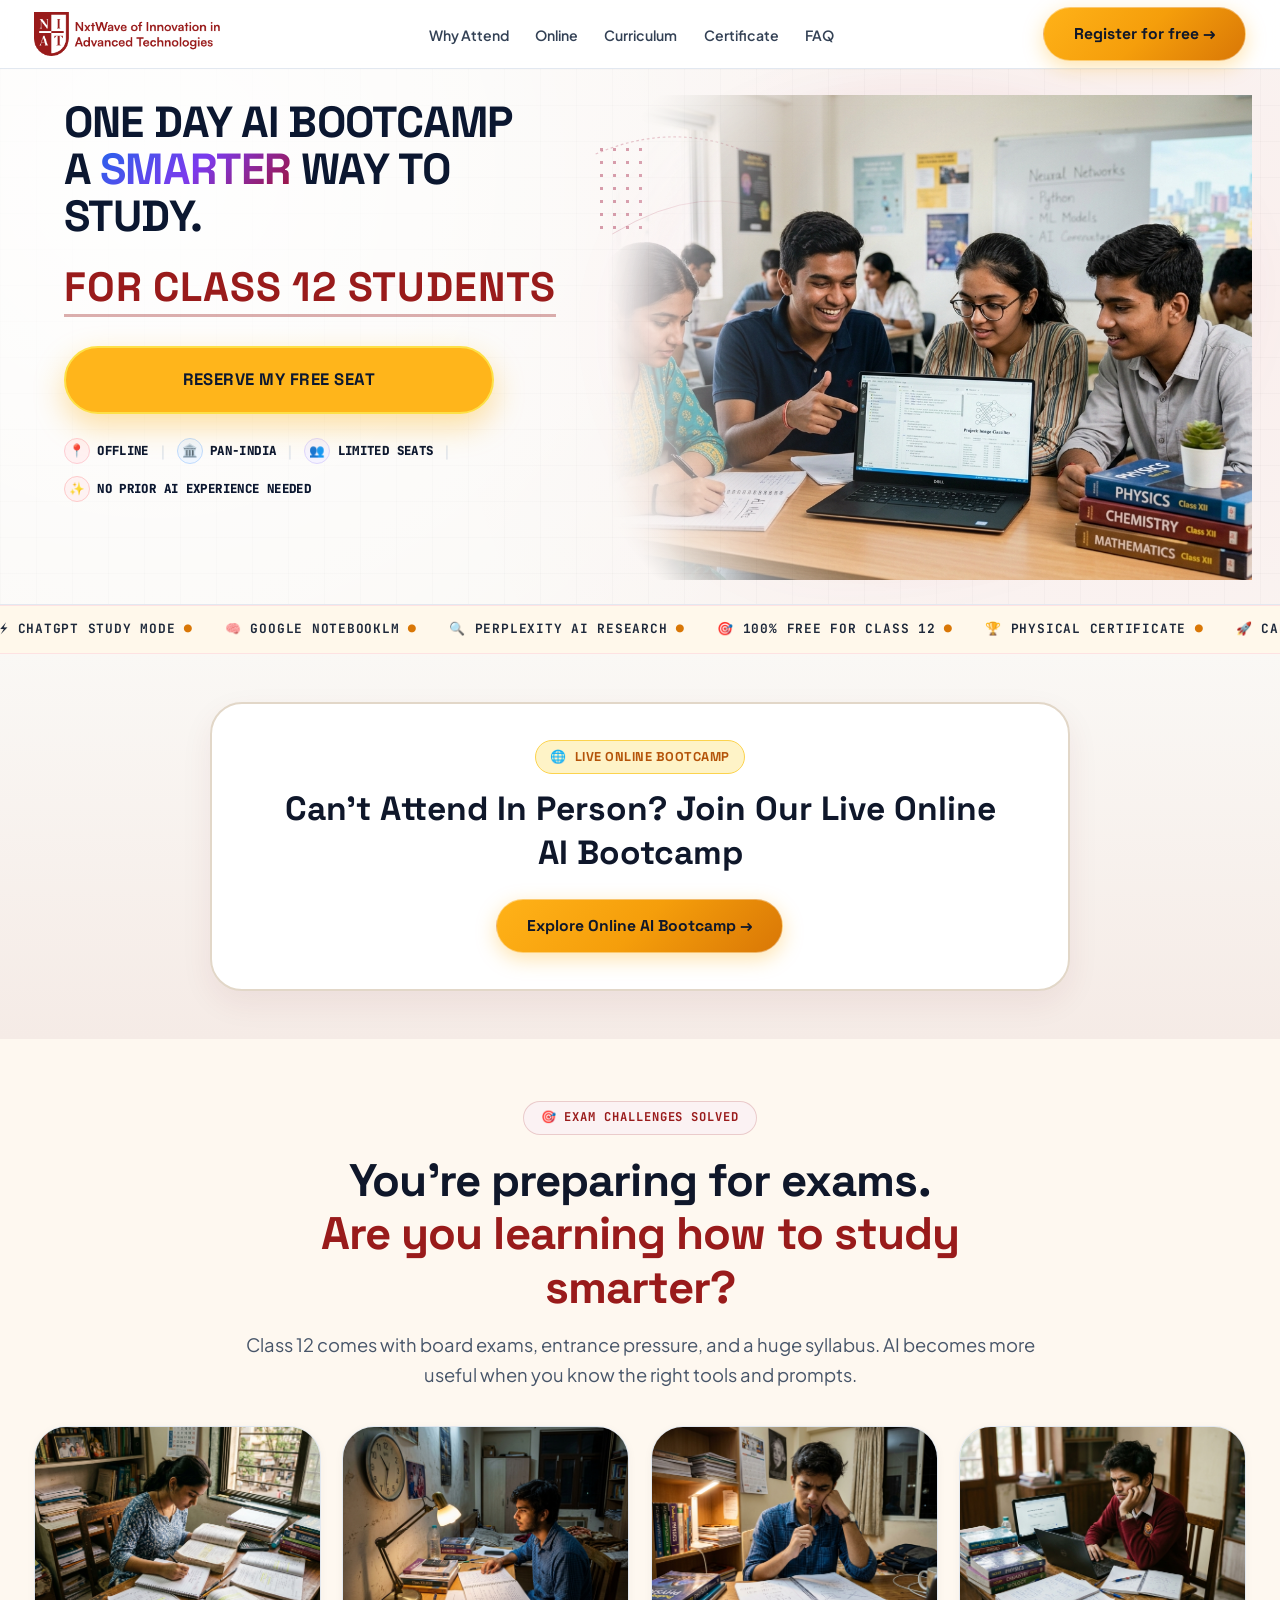
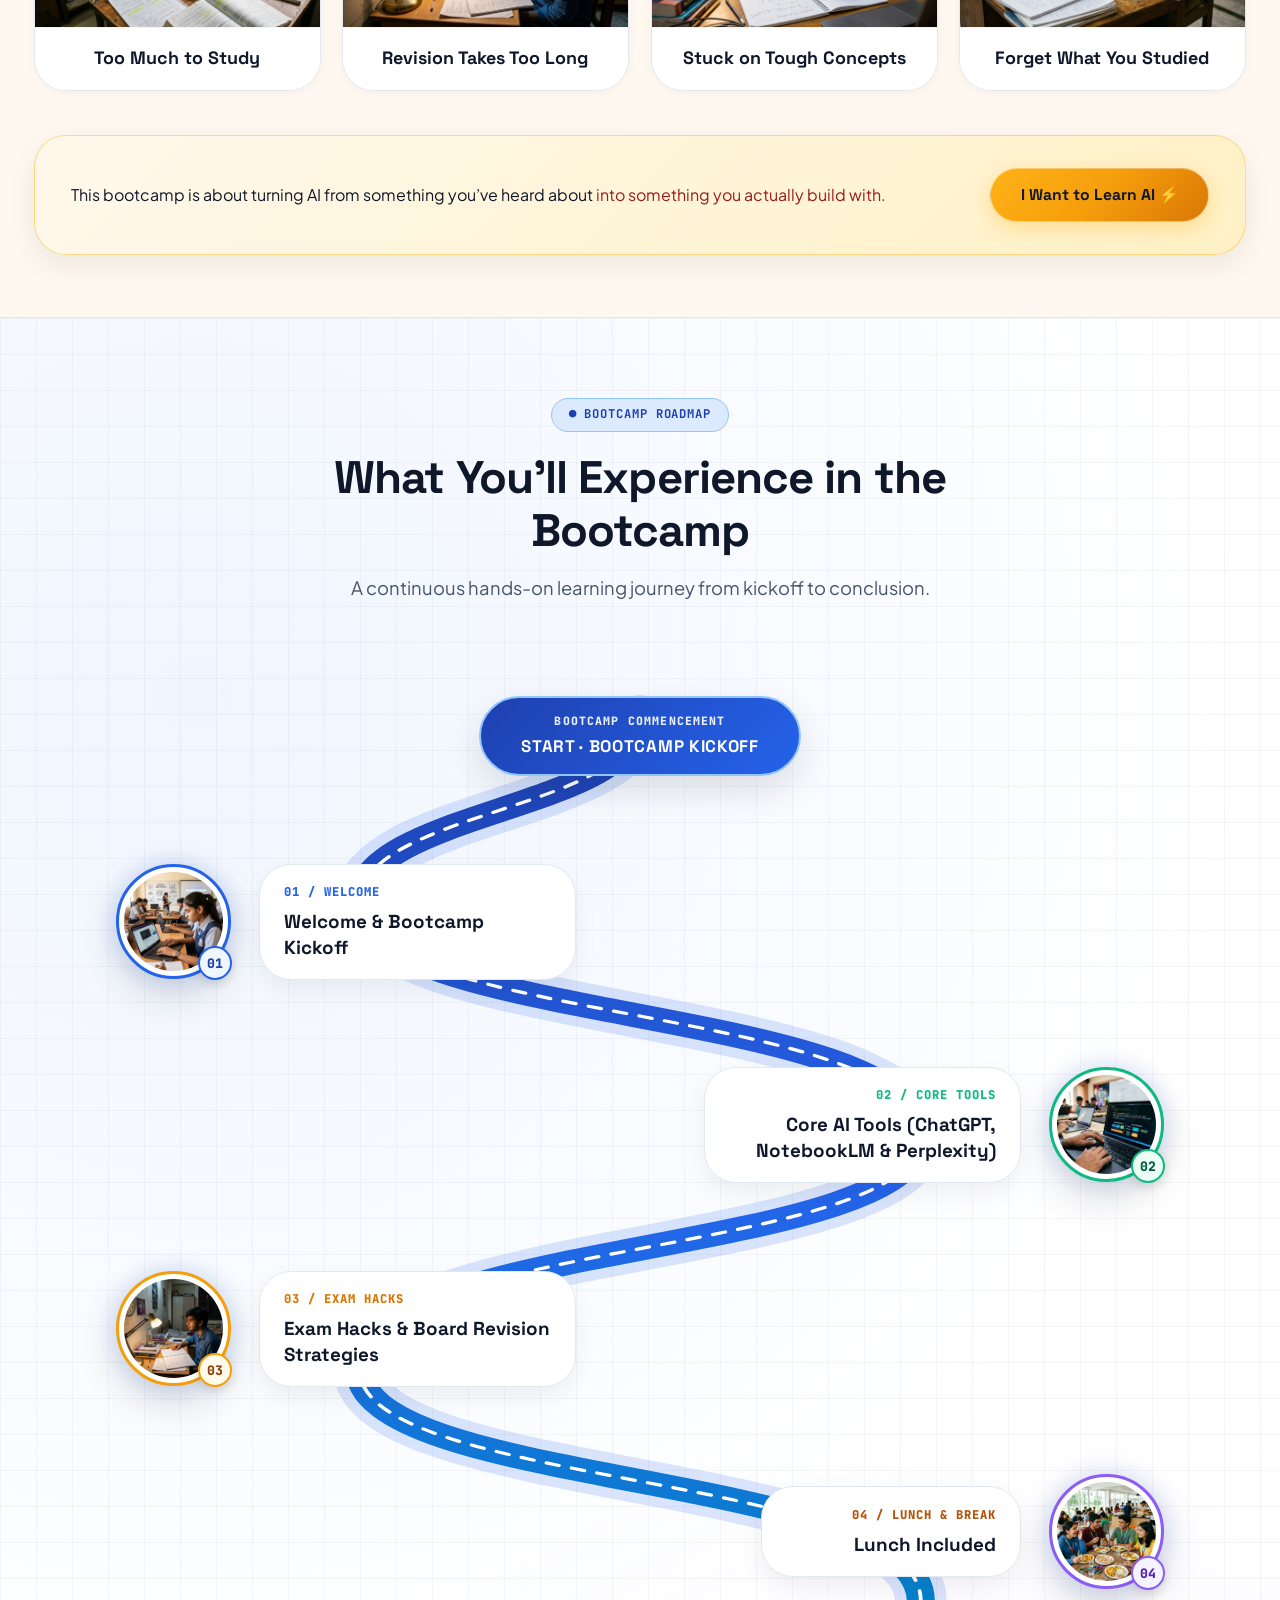
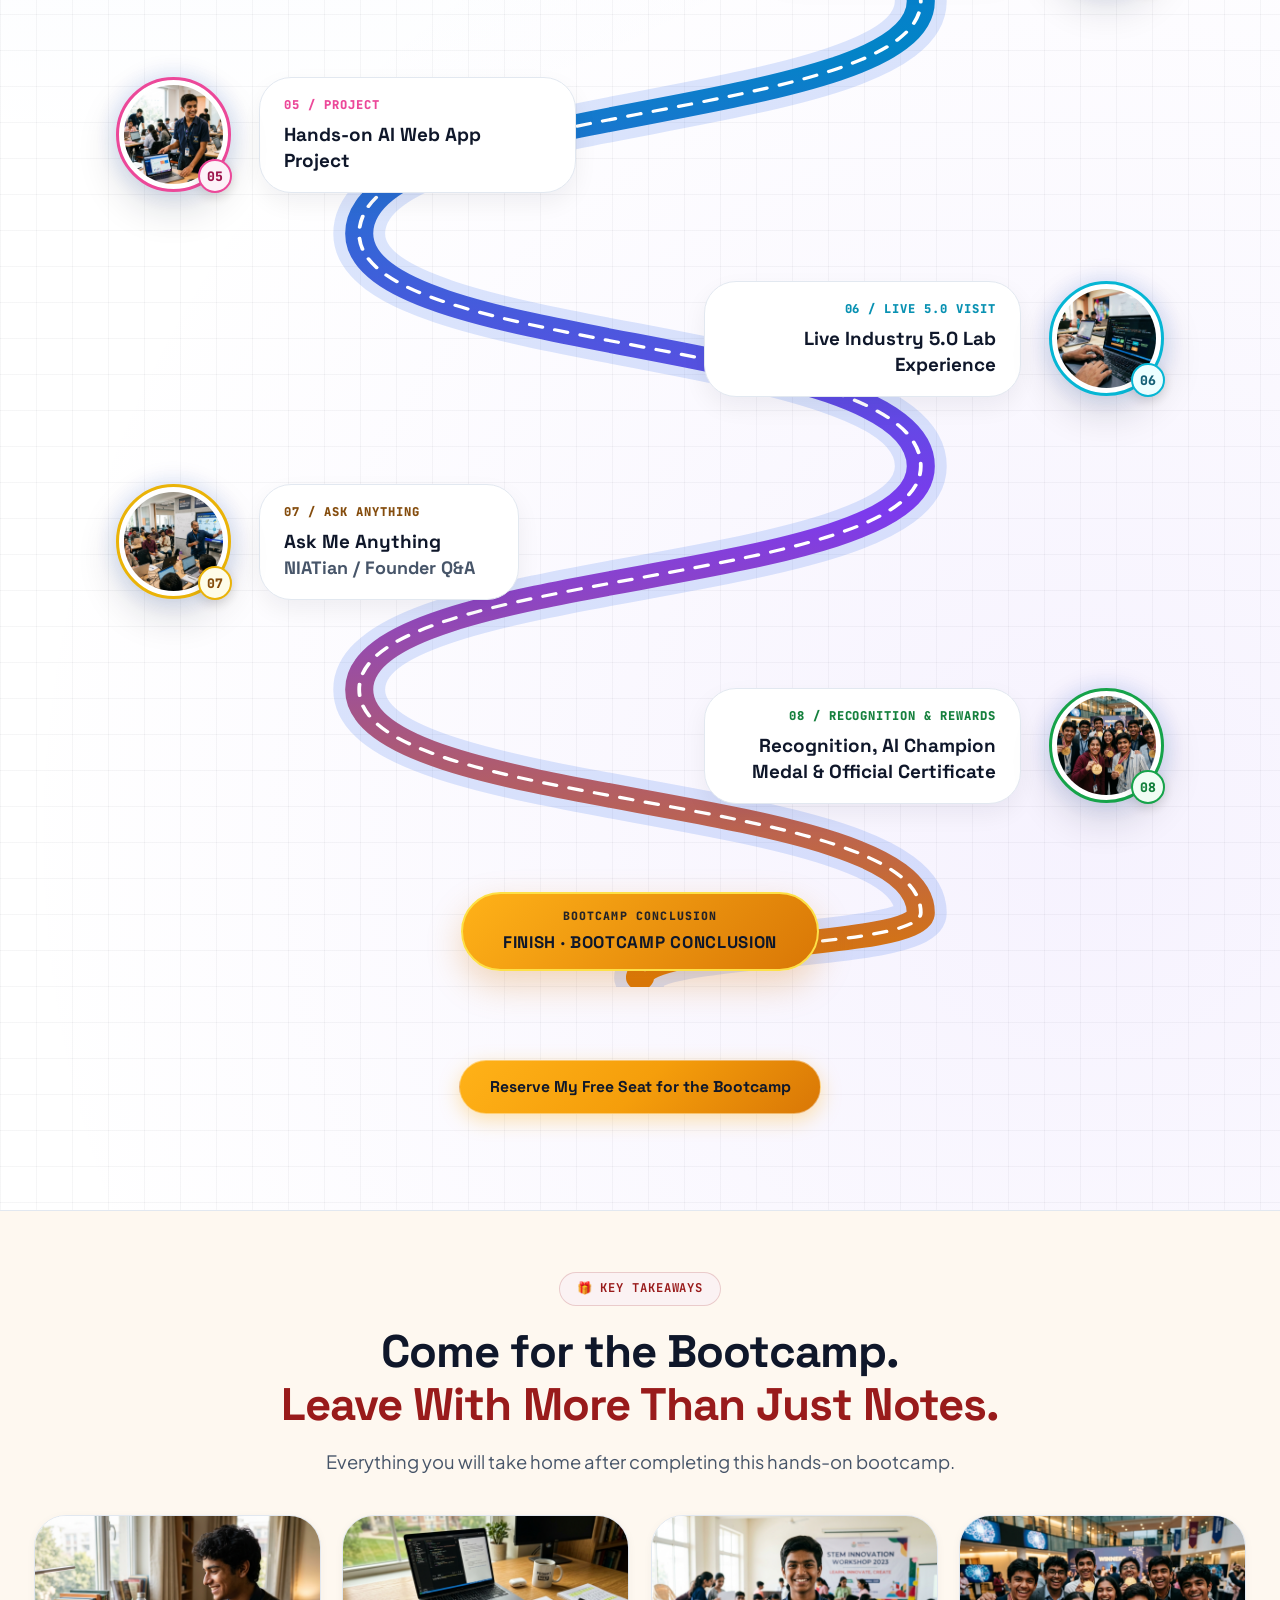
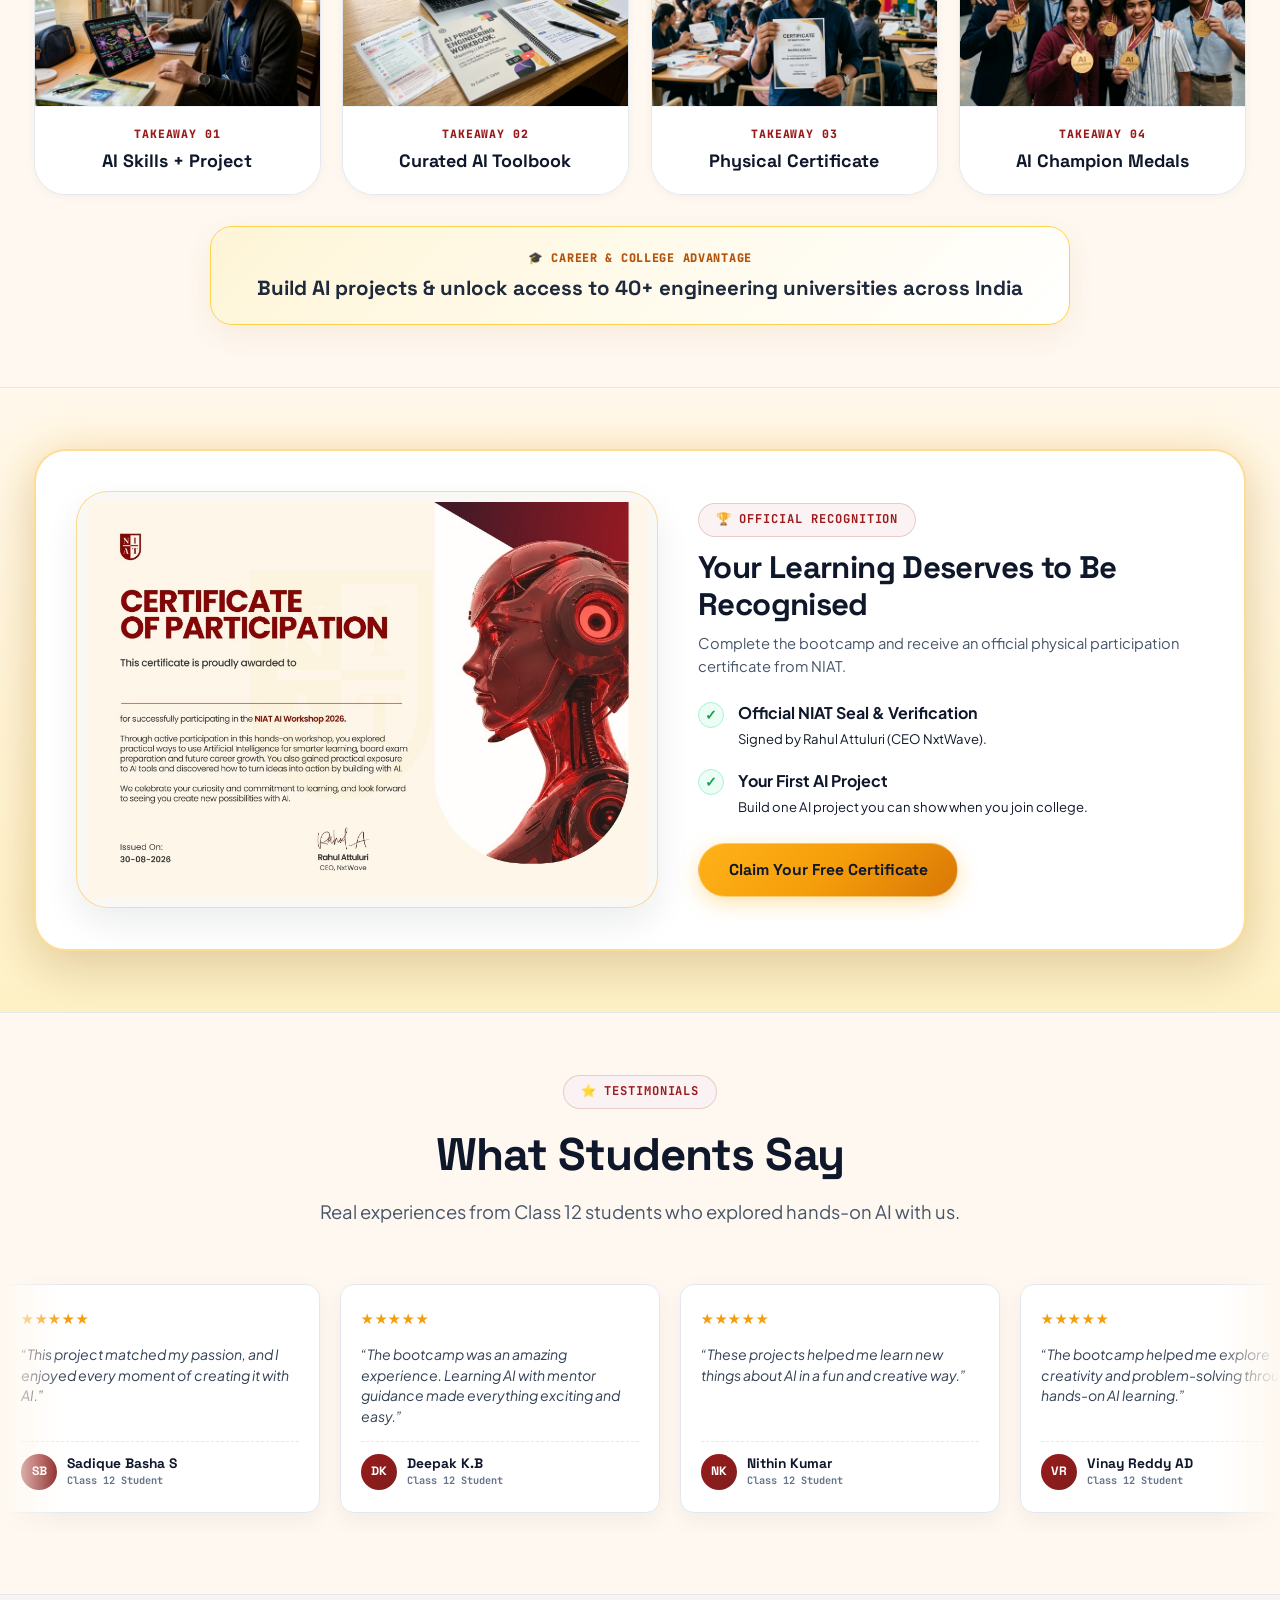
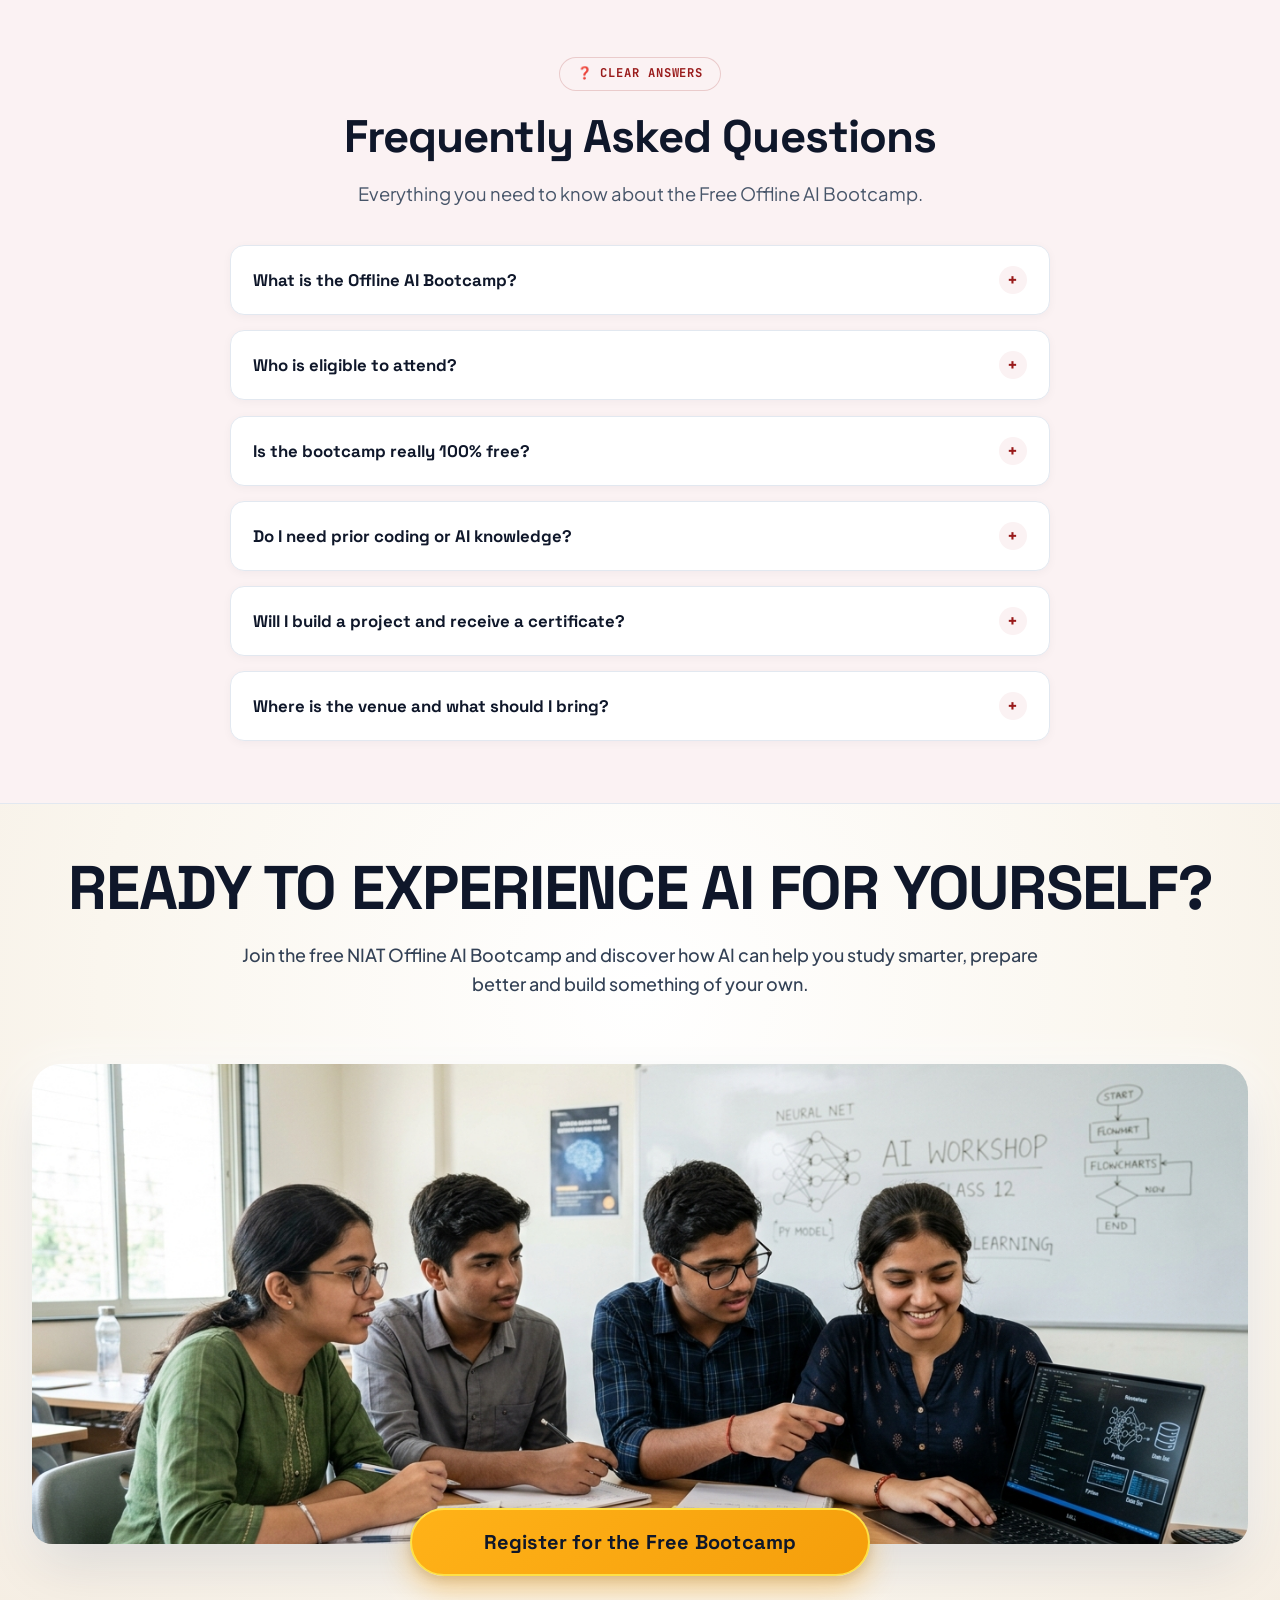
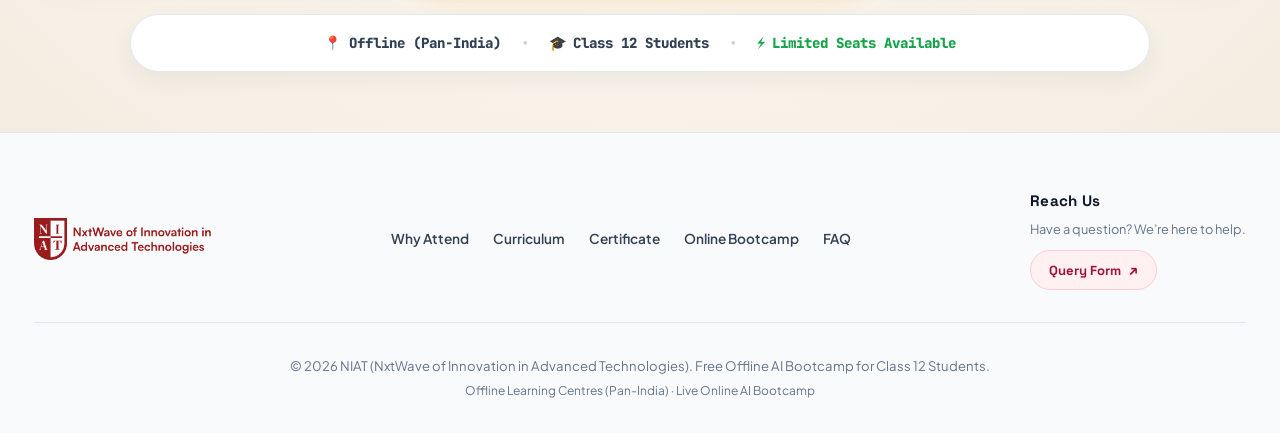
<file: index.html>
<!DOCTYPE html>
<html lang="en">
<head>
  <meta charset="UTF-8">
  <meta name="viewport" content="width=device-width, initial-scale=1.0">
  <title>NIAT Offline AI Bootcamp · Free for Class 12 Students · Pan-India</title>
  <meta name="description" content="Don’t spend your Sunday just scrolling. Free offline AI bootcamp designed specifically for Class 12 students. Master practical AI tools for board exams, revision, and build real projects. Live online option also available.">
  <meta name="google-site-verification" content="j3mldwwDeAn5Twyzx_sM41ej-Udasc-jaRJpaMaR7Ac" />
  <link rel="preconnect" href="https://fonts.googleapis.com">
  <link rel="preconnect" href="https://fonts.gstatic.com" crossorigin>
  <link href="https://fonts.googleapis.com/css2?family=Anton&family=Bebas+Neue&family=Caveat:wght@600;700&family=JetBrains+Mono:wght@500;700;800&family=Plus+Jakarta+Sans:wght@400;500;600;700;800&family=Space+Grotesk:wght@500;600;700;800&family=Syne:wght@700;800;900&display=swap" rel="stylesheet">
  <link rel="stylesheet" href="styles.css">

  <!-- Microsoft Clarity Tracking Code -->
  <script type="text/javascript">
    (function(c,l,a,r,i,t,y){
        c[a]=c[a]||function(){(c[a].q=c[a].q||[]).push(arguments)};
        t=l.createElement(r);t.async=1;t.src="https://www.clarity.ms/tag/"+i;
        y=l.getElementsByTagName(r)[0];y.parentNode.insertBefore(t,y);
    })(window, document, "clarity", "script", "yvbyj7drwv");
  </script>
</head>



<body>

  <!-- =========================================================================
       STICKY HEADER
       ========================================================================= -->
  <div class="sticky-header-group">
    <!-- Main Navigation Bar -->
    <header id="site-header" class="site-header" aria-label="Main Navigation">
      <div class="container nav-container">
        <!-- Left: Official NIAT Logo Image (NxtWave of Innovation in Advanced Technologies) -->
        <a href="#hero" class="logo-wrapper" aria-label="NIAT Home">
          <img src="assets/niat_logo_workshop.png?v=6" alt="NIAT — NxtWave of Innovation in Advanced Technologies" class="niat-logo-img" />
        </a>

        <!-- Center: Complete Navigation Links -->
        <nav aria-label="Primary Navigation">
          <ul id="header-nav-menu" class="header-nav-menu">
            <li><a href="#why-attend" class="nav-link-item">Why Attend</a></li>
            <li><a href="#online-bootcamp" class="nav-link-item">Online</a></li>
            <li><a href="#curriculum" class="nav-link-item">Curriculum</a></li>
            <li><a href="#certificate" class="nav-link-item">Certificate</a></li>
            <li><a href="#faq" class="nav-link-item">FAQ</a></li>
          </ul>
        </nav>

        <!-- Right: Single Primary CTA Button -->
        <div class="nav-actions">
          <a href="https://docs.google.com/forms/d/e/1FAIpQLSeSSeHoAGLnqiCyKDJikSelyQiEQVtUY-c4Ah4sQtiE7iSjbQ/viewform" target="_blank" rel="noopener noreferrer" class="btn btn-hero-gold btn-sm open-reg-modal">
            Register for free →
          </a>

          <button id="mobile-nav-toggle" class="mobile-nav-toggle" aria-label="Toggle navigation menu">
            <span></span>
            <span></span>
            <span></span>
          </button>
        </div>
      </div>
    </header>
  </div>

  <main>
    <!-- =========================================================================
         SECTION 1 — HERO (UNIFIED 1750 × 900 COMPOSITION WITH ORGANIC MAROON INTEGRATION)
         ========================================================================= -->
    <section id="hero" class="hero-section" aria-label="Hero Introduction">
      <div class="container hero-canvas-container">
        <div class="hero-grid-split">
          
          <!-- LEFT 42%: Brand Headline, Master FREE Offer with Pulse Animation, CTA, Event Specs -->
          <div class="hero-brand-col">
            
            <!-- Main Headline: Condensed Display Typography (64px - 78px) -->
            <h1 class="hero-main-heading">
              <span class="hero-line-nowrap">One Day AI Bootcamp</span><br>
              A <span class="hero-highlight-smarter">SMARTER</span> WAY TO STUDY.
            </h1>

            <!-- Class 12 Audience Line -->
            <div class="hero-class12-wrap">
              <div class="hero-meta-for-class">FOR CLASS 12 STUDENTS</div>
            </div>

            <!-- Large Rounded Yellow CTA (430px x 70px, R: 36px) -->
            <div class="hero-cta-action-wrap">
              <a href="https://docs.google.com/forms/d/e/1FAIpQLSeSSeHoAGLnqiCyKDJikSelyQiEQVtUY-c4Ah4sQtiE7iSjbQ/viewform" target="_blank" rel="noopener noreferrer" class="btn btn-hero-cta-yellow open-reg-modal">
                RESERVE MY FREE SEAT
              </a>
            </div>

            <!-- Two Compact Information Rows Below CTA with Circular Icon Badges -->
            <div class="hero-event-specs">
              <div class="spec-row">
                <div class="spec-item">
                  <span class="spec-icon-badge maroon">📍</span>
                  <span class="spec-text">OFFLINE</span>
                </div>
                <span class="spec-sep">|</span>
                <div class="spec-item">
                  <span class="spec-icon-badge">🏛️</span>
                  <span class="spec-text">PAN-INDIA</span>
                </div>
                <span class="spec-sep">|</span>
                <div class="spec-item">
                  <span class="spec-icon-badge purple">👥</span>
                  <span class="spec-text">LIMITED SEATS</span>
                </div>
                <span class="spec-sep">|</span>
                <div class="spec-item">
                  <span class="spec-icon-badge red">✨</span>
                  <span class="spec-text">NO PRIOR AI EXPERIENCE NEEDED</span>
                </div>
              </div>
            </div>

          </div>

          <!-- RIGHT 58%: Large Immersive Student Photography with Organic Maroon Background Integration -->
          <div class="hero-workshop-scene-col">
            <div class="hero-stage-immersive">
              
              <!-- Light Maroon Organic Gradient Blob -->
              <div class="hero-maroon-blob" aria-hidden="true"></div>
              
              <!-- Soft Blush & Burgundy Ambient Glow -->
              <div class="hero-blush-glow" aria-hidden="true"></div>

              <!-- Decorative Maroon Dots Pattern -->
              <div class="hero-maroon-dots" aria-hidden="true"></div>

              <!-- Thin Curved Maroon Line Accents -->
              <svg class="hero-curved-accents" viewBox="0 0 300 200" fill="none" aria-hidden="true">
                <path d="M10,40 Q150,-20 280,60" stroke="rgba(159,18,57,0.24)" stroke-width="1.8" stroke-dasharray="4 4" />
                <path d="M35,160 Q175,75 285,135" stroke="rgba(159,18,57,0.18)" stroke-width="1.5" />
              </svg>

              <!-- Authentic Indian Class 12 Student Photography with Soft Organic Left Edge -->
              <div class="hero-student-photo-wrapper">
                <img 
                  src="assets/maroon_hero_students.jpg" 
                  alt="Four Indian Class 12 students in an offline AI bootcamp collaborating around a laptop in a bright sunlit modern classroom with science textbooks" 
                  class="hero-maroon-student-img" 
                  loading="eager"
                />
              </div>

            </div>
          </div>

        </div>
      </div>
    </section>

    <!-- =========================================================================
         INFINITE MARQUEE TICKER LOOP
         ========================================================================= -->
    <div class="marquee-ticker-section" aria-hidden="true">
      <div class="marquee-track">
        <span class="marquee-item">⚡ CHATGPT STUDY MODE <span class="marquee-dot">●</span></span>
        <span class="marquee-item">🧠 GOOGLE NOTEBOOKLM <span class="marquee-dot">●</span></span>
        <span class="marquee-item">🔍 PERPLEXITY AI RESEARCH <span class="marquee-dot">●</span></span>
        <span class="marquee-item">🎯 100% FREE FOR CLASS 12 <span class="marquee-dot">●</span></span>
        <span class="marquee-item">🏆 PHYSICAL CERTIFICATE <span class="marquee-dot">●</span></span>
        <span class="marquee-item">🚀 CAPSTONE WEB APP PROJECT <span class="marquee-dot">●</span></span>
        <span class="marquee-item">⚡ ONE DAY AI BOOTCAMP <span class="marquee-dot">●</span></span>
        <span class="marquee-item">📍 OFFLINE · PAN-INDIA <span class="marquee-dot">●</span></span>
        <!-- Duplicated for loop -->
        <span class="marquee-item">⚡ CHATGPT STUDY MODE <span class="marquee-dot">●</span></span>
        <span class="marquee-item">🧠 GOOGLE NOTEBOOKLM <span class="marquee-dot">●</span></span>
        <span class="marquee-item">🔍 PERPLEXITY AI RESEARCH <span class="marquee-dot">●</span></span>
        <span class="marquee-item">🎯 100% FREE FOR CLASS 12 <span class="marquee-dot">●</span></span>
        <span class="marquee-item">🏆 PHYSICAL CERTIFICATE <span class="marquee-dot">●</span></span>
        <span class="marquee-item">🚀 CAPSTONE WEB APP PROJECT <span class="marquee-dot">●</span></span>
        <span class="marquee-item">⚡ ONE DAY AI BOOTCAMP <span class="marquee-dot">●</span></span>
        <span class="marquee-item">📍 OFFLINE · PAN-INDIA <span class="marquee-dot">●</span></span>
      </div>
    </div>

    <!-- =========================================================================
         SECTION — LIVE ONLINE AI BOOTCAMP (PAN-INDIA ALTERNATIVE)
         ========================================================================= -->
    <section id="online-bootcamp" class="online-bootcamp-section" aria-label="Online AI Bootcamp">
      <div class="container">
        <div class="online-bootcamp-card" data-animate="fade-in">
          <div class="online-badge-pill">
            <span>🌐</span> LIVE ONLINE BOOTCAMP
          </div>
          <h2 class="online-heading">
            Can’t Attend In Person? Join Our Live Online AI Bootcamp
          </h2>
          <div class="online-cta-wrap">
            <a href="https://niat-ai-bootcamp.netlify.app/?utm_medium=website&utm_source=offline_ai_bootcamp&utm_campaign=assl" target="_blank" rel="noopener noreferrer" class="btn btn-hero-gold btn-lg">
              Explore Online AI Bootcamp →
            </a>
          </div>
        </div>
      </div>
    </section>

    <!-- =========================================================================
         SECTION 2 — WHY SHOULD YOU ATTEND?
         ========================================================================= -->
    <section id="why-attend" class="section-padding why-attend-section" aria-label="Why Should You Attend">
      <div class="container">
        <div class="section-header" data-animate="fade-in">
          <div class="section-tag">
            <span>🎯</span> EXAM CHALLENGES SOLVED
          </div>
          <h2 class="section-title">
            You’re preparing for exams.<br>
            <span class="gradient-text-maroon">Are you learning how to study<br class="hide-mobile"> smarter?</span>
          </h2>
          <p class="section-subtitle">
            Class 12 comes with board exams, entrance pressure, and a huge syllabus. AI becomes more useful when you know the right tools and prompts.
          </p>
        </div>

        <div class="why-grid">
          <!-- Card 1 -->
          <div class="why-card" data-animate="scale-up" data-delay="1">
            <div class="why-card-img-wrap">
              <img src="assets/problem_too_much_study.jpg" alt="Too Much to Study - Class 12 student with heavy books" class="why-card-img" loading="lazy" />
            </div>
            <div class="why-card-caption">
              <h3 class="why-card-title">Too Much to Study</h3>
            </div>
          </div>

          <!-- Card 2 -->
          <div class="why-card" data-animate="scale-up" data-delay="2">
            <div class="why-card-img-wrap">
              <img src="assets/problem_revision_time.jpg" alt="Revision Takes Too Long - Class 12 student late night revision" class="why-card-img" loading="lazy" />
            </div>
            <div class="why-card-caption">
              <h3 class="why-card-title">Revision Takes Too Long</h3>
            </div>
          </div>

          <!-- Card 3 -->
          <div class="why-card" data-animate="scale-up" data-delay="3">
            <div class="why-card-img-wrap">
              <img src="assets/problem_stuck_concept.jpg" alt="Stuck on Tough Concepts - Class 12 student solving tough equations" class="why-card-img" loading="lazy" />
            </div>
            <div class="why-card-caption">
              <h3 class="why-card-title">Stuck on Tough Concepts</h3>
            </div>
          </div>

          <!-- Card 4 -->
          <div class="why-card" data-animate="scale-up" data-delay="4">
            <div class="why-card-img-wrap">
              <img src="assets/problem_dont_know_ai.jpg?v=2" alt="Forget What You Studied - Class 12 student revising study tools" class="why-card-img" loading="lazy" />
            </div>
            <div class="why-card-caption">
              <h3 class="why-card-title">Forget What You Studied</h3>
            </div>
          </div>
        </div>

        <div class="why-highlight-banner" data-animate="fade-in">
          <div class="why-banner-text">
            This bootcamp is about turning AI from something you’ve heard about <span>into something you actually build with.</span>
          </div>
          <a href="https://docs.google.com/forms/d/e/1FAIpQLSeSSeHoAGLnqiCyKDJikSelyQiEQVtUY-c4Ah4sQtiE7iSjbQ/viewform" target="_blank" rel="noopener noreferrer" class="btn btn-hero-gold btn-lg open-reg-modal" style="flex-shrink: 0;">
            I Want to Learn AI ⚡
          </a>
        </div>
      </div>
    </section>

    <!-- =========================================================================
         SECTION 3 — OPEN 3D LANDSCAPE WINDING ROADMAP
         ========================================================================= -->
    <section id="curriculum" class="section-padding learn-section" aria-label="What You Will Experience">
      <div class="container">
        <div class="section-header" data-animate="fade-in">
          <div class="section-tag" style="background: #DBEAFE; color: #1E40AF; border-color: #93C5FD;">
            <span>●</span> BOOTCAMP ROADMAP
          </div>
          <h2 class="section-title">
            What You’ll Experience in the Bootcamp
          </h2>
          <p class="section-subtitle">
            A continuous hands-on learning journey from kickoff to conclusion.
          </p>
        </div>

        <!-- Open 3D Landscape Interactive Roadmap Canvas -->
        <div class="landscape-roadmap-canvas" data-animate="fade-in">
          
          <!-- Continuous Winding SVG Highway Path -->
          <svg class="landscape-highway-svg" viewBox="0 0 1000 2050" fill="none" preserveAspectRatio="none" aria-hidden="true">
            <!-- Road Ambient Elevation Shadow -->
            <path d="M 500 40 
                     C 500 140, 240 140, 240 240 
                     C 240 370, 760 350, 760 490 
                     C 760 620, 240 600, 240 740 
                     C 240 870, 760 850, 760 990 
                     C 760 1120, 240 1100, 240 1240 
                     C 240 1370, 760 1350, 760 1490 
                     C 760 1620, 240 1600, 240 1730 
                     C 240 1860, 760 1840, 760 1970 
                     C 760 2010, 500 2000, 500 2040" 
                  stroke="rgba(37, 99, 235, 0.16)" stroke-width="48" stroke-linecap="round" />
            <!-- Main Blue 3D Highway Track -->
            <path d="M 500 40 
                     C 500 140, 240 140, 240 240 
                     C 240 370, 760 350, 760 490 
                     C 760 620, 240 600, 240 740 
                     C 240 870, 760 850, 760 990 
                     C 760 1120, 240 1100, 240 1240 
                     C 240 1370, 760 1350, 760 1490 
                     C 760 1620, 240 1600, 240 1730 
                     C 240 1860, 760 1840, 760 1970 
                     C 760 2010, 500 2000, 500 2040" 
                  stroke="url(#landscapeHighwayGrad)" stroke-width="26" stroke-linecap="round" />
            <!-- White Center Dashed Line -->
            <path d="M 500 40 
                     C 500 140, 240 140, 240 240 
                     C 240 370, 760 350, 760 490 
                     C 760 620, 240 600, 240 740 
                     C 240 870, 760 850, 760 990 
                     C 760 1120, 240 1100, 240 1240 
                     C 240 1370, 760 1350, 760 1490 
                     C 760 1620, 240 1600, 240 1730 
                     C 240 1860, 760 1840, 760 1970 
                     C 760 2010, 500 2000, 500 2040" 
                  stroke="#FFFFFF" stroke-width="3.5" stroke-dasharray="12 12" stroke-linecap="round" />
            <defs>
              <linearGradient id="landscapeHighwayGrad" x1="0%" y1="0%" x2="0%" y2="100%">
                <stop offset="0%" stop-color="#1E40AF" />
                <stop offset="25%" stop-color="#2563EB" />
                <stop offset="50%" stop-color="#0284C7" />
                <stop offset="75%" stop-color="#7C3AED" />
                <stop offset="100%" stop-color="#D97706" />
              </linearGradient>
            </defs>
          </svg>

          <!-- START TERMINAL GATE -->
          <div class="landscape-gate-row">
            <div class="landscape-gate-pill start">
              <span class="gate-sub-tag">BOOTCAMP COMMENCEMENT</span>
              <h3 class="gate-main-title">START · BOOTCAMP KICKOFF</h3>
            </div>
          </div>

          <!-- STAGE 01: Welcome & Bootcamp Kickoff (Left side of road) -->
          <div class="landscape-station-zone left-zone" data-animate="fade-in">
            <div class="station-unit theme-1">
              <div class="station-photo-circle-wrap">
                <img 
                  src="assets/pedagogy_student_problems.jpg" 
                  alt="Welcome and Bootcamp Kickoff" 
                  class="station-photo-circle-img" 
                  loading="lazy"
                />
                <span class="station-step-badge">01</span>
              </div>
              <div class="station-info-box">
                <div class="station-tag-label">01 / WELCOME</div>
                <h3 class="station-headline-text">Welcome & Bootcamp Kickoff</h3>
              </div>
            </div>
          </div>

          <!-- STAGE 02: Core AI Tools (Right side of road) -->
          <div class="landscape-station-zone right-zone" data-animate="fade-in">
            <div class="station-unit theme-2">
              <div class="station-photo-circle-wrap">
                <img 
                  src="assets/pedagogy_live_tools.jpg" 
                  alt="Core AI Tools Session" 
                  class="station-photo-circle-img" 
                  loading="lazy"
                />
                <span class="station-step-badge">02</span>
              </div>
              <div class="station-info-box">
                <div class="station-tag-label">02 / CORE TOOLS</div>
                <h3 class="station-headline-text">Core AI Tools (ChatGPT, NotebookLM & Perplexity)</h3>
              </div>
            </div>
          </div>

          <!-- STAGE 03: Exam Hacks & Revision (Left side of road) -->
          <div class="landscape-station-zone left-zone" data-animate="fade-in">
            <div class="station-unit theme-3">
              <div class="station-photo-circle-wrap">
                <img 
                  src="assets/problem_revision_time.jpg" 
                  alt="Exam Hacks and Revision Strategies" 
                  class="station-photo-circle-img" 
                  loading="lazy"
                />
                <span class="station-step-badge">03</span>
              </div>
              <div class="station-info-box">
                <div class="station-tag-label">03 / EXAM HACKS</div>
                <h3 class="station-headline-text">Exam Hacks & Board Revision Strategies</h3>
              </div>
            </div>
          </div>

          <!-- STAGE 04: Lunch Break (Right side of road) -->
          <div class="landscape-station-zone right-zone" data-animate="fade-in">
            <div class="station-unit theme-4" style="border-color: rgba(217, 119, 6, 0.25);">
              <div class="station-photo-circle-wrap">
                <img 
                  src="assets/roadmap_lunch_break.jpg" 
                  alt="Lunch and Networking Break" 
                  class="station-photo-circle-img" 
                  loading="lazy"
                />
                <span class="station-step-badge">04</span>
              </div>
              <div class="station-info-box">
                <div class="station-tag-label" style="color: #B45309;">04 / LUNCH & BREAK</div>
                <h3 class="station-headline-text">Lunch Included</h3>
              </div>
            </div>
          </div>

          <!-- STAGE 05: AI Project (Left side of road) -->
          <div class="landscape-station-zone left-zone" data-animate="fade-in">
            <div class="station-unit theme-5">
              <div class="station-photo-circle-wrap">
                <img 
                  src="assets/pedagogy_learn_building.jpg" 
                  alt="Hands-on AI Web App Project" 
                  class="station-photo-circle-img" 
                  loading="lazy"
                />
                <span class="station-step-badge">05</span>
              </div>
              <div class="station-info-box">
                <div class="station-tag-label">05 / PROJECT</div>
                <h3 class="station-headline-text">Hands-on AI Web App Project</h3>
              </div>
            </div>
          </div>

          <!-- STAGE 06: Live Industry 5.0 Visit (Right side of road) -->
          <div class="landscape-station-zone right-zone" data-animate="fade-in">
            <div class="station-unit theme-6">
              <div class="station-photo-circle-wrap">
                <img 
                  src="assets/roadmap_industry_5.jpg" 
                  alt="Live Industry 5.0 Lab Experience" 
                  class="station-photo-circle-img" 
                  loading="lazy"
                />
                <span class="station-step-badge">06</span>
              </div>
              <div class="station-info-box">
                <div class="station-tag-label">06 / LIVE 5.0 VISIT</div>
                <h3 class="station-headline-text">Live Industry 5.0 Lab Experience</h3>
              </div>
            </div>
          </div>

          <!-- STAGE 07: Ask Me Anything (Left side of road) -->
          <div class="landscape-station-zone left-zone" data-animate="fade-in">
            <div class="station-unit theme-7">
              <div class="station-photo-circle-wrap">
                <img 
                  src="assets/roadmap_mentorship_qa.jpg" 
                  alt="Ask Me Anything - NIATian / Founder Q&A" 
                  class="station-photo-circle-img" 
                  loading="lazy"
                />
                <span class="station-step-badge">07</span>
              </div>
              <div class="station-info-box">
                <div class="station-tag-label">07 / ASK ANYTHING</div>
                <h3 class="station-headline-text">Ask Me Anything<br><span style="font-size: 0.95em; font-weight: 700; color: #475569;">NIATian / Founder Q&A</span></h3>
              </div>
            </div>
          </div>

          <!-- STAGE 08: Recognition & Rewards (Right side of road) -->
          <div class="landscape-station-zone right-zone" data-animate="fade-in">
            <div class="station-unit theme-8" style="border-color: rgba(22, 101, 52, 0.25);">
              <div class="station-photo-circle-wrap">
                <img 
                  src="assets/takeaway_ai_champion_medal.jpg" 
                  alt="Recognition, AI Champion Medal & Official Certificate" 
                  class="station-photo-circle-img" 
                  loading="lazy"
                />
                <span class="station-step-badge">08</span>
              </div>
              <div class="station-info-box">
                <div class="station-tag-label" style="color: #15803D;">08 / RECOGNITION & REWARDS</div>
                <h3 class="station-headline-text">Recognition, AI Champion Medal & Official Certificate</h3>
              </div>
            </div>
          </div>

          <!-- FINISH TERMINAL GATE -->
          <div class="landscape-gate-row finish-gate">
            <div class="landscape-gate-pill finish">
              <span class="gate-sub-tag">BOOTCAMP CONCLUSION</span>
              <h3 class="gate-main-title">FINISH · BOOTCAMP CONCLUSION</h3>
            </div>
          </div>

        </div>

        <div style="text-align: center; margin-top: 2rem;" data-animate="fade-in">
          <a href="https://docs.google.com/forms/d/e/1FAIpQLSeSSeHoAGLnqiCyKDJikSelyQiEQVtUY-c4Ah4sQtiE7iSjbQ/viewform" target="_blank" rel="noopener noreferrer" class="btn btn-hero-gold btn-lg open-reg-modal">
            Reserve My Free Seat for the Bootcamp
          </a>
        </div>
      </div>
    </section>

    <!-- =========================================================================
         SECTION 4 — WHAT YOU'LL WALK AWAY WITH (KEY TAKEAWAYS)
         ========================================================================= -->
    <section id="takeaways" class="section-padding takeaways-section" aria-label="What You Will Walk Away With">
      <div class="container">
        <div class="section-header" data-animate="fade-in">
          <div class="section-tag">
            <span>🎁</span> KEY TAKEAWAYS
          </div>
          <h2 class="section-title">
            Come for the Bootcamp.<br>
            <span class="gradient-text-maroon">Leave With More Than Just Notes.</span>
          </h2>
          <p class="section-subtitle">
            Everything you will take home after completing this hands-on bootcamp.
          </p>
        </div>

        <div class="takeaways-grid">
          <!-- Takeaway 1 -->
          <div class="takeaway-card" data-animate="scale-up" data-delay="1">
            <div class="takeaway-card-img-wrap">
              <img src="assets/takeaway_practical_skills.jpg" alt="AI Skills + Project - Student studying on tablet" class="takeaway-card-img" loading="lazy" />
            </div>
            <div class="takeaway-card-caption">
              <div class="takeaway-card-tag">TAKEAWAY 01</div>
              <h3 class="takeaway-heading">AI Skills + Project</h3>
            </div>
          </div>

          <!-- Takeaway 2 -->
          <div class="takeaway-card" data-animate="scale-up" data-delay="2">
            <div class="takeaway-card-img-wrap">
              <img src="assets/takeaway_curated_toolbook.jpg" alt="Curated AI Toolbook - Prompt workbook on desk" class="takeaway-card-img" loading="lazy" />
            </div>
            <div class="takeaway-card-caption">
              <div class="takeaway-card-tag">TAKEAWAY 02</div>
              <h3 class="takeaway-heading">Curated AI Toolbook</h3>
            </div>
          </div>

          <!-- Takeaway 3 -->
          <div class="takeaway-card" data-animate="scale-up" data-delay="3">
            <div class="takeaway-card-img-wrap">
              <img src="assets/takeaway_physical_cert.jpg" alt="Physical Certificate - Proud student holding certificate" class="takeaway-card-img" loading="lazy" />
            </div>
            <div class="takeaway-card-caption">
              <div class="takeaway-card-tag">TAKEAWAY 03</div>
              <h3 class="takeaway-heading">Physical Certificate</h3>
            </div>
          </div>

          <!-- Takeaway 4 -->
          <div class="takeaway-card" data-animate="scale-up" data-delay="4">
            <div class="takeaway-card-img-wrap">
              <img src="assets/takeaway_ai_champion_medals_group.jpg" alt="AI Champion Medals - Proud students celebrating with AI Champion medals" class="takeaway-card-img" loading="lazy" />
            </div>
            <div class="takeaway-card-caption">
              <div class="takeaway-card-tag">TAKEAWAY 04</div>
              <h3 class="takeaway-heading">AI Champion Medals</h3>
            </div>
          </div>
        </div>

        <!-- Additional Highlighted Opportunity Box -->
        <div class="takeaways-opportunity-box" data-animate="fade-in">
          <div class="takeaways-opp-badge">🎓 CAREER &amp; COLLEGE ADVANTAGE</div>
          <p class="takeaways-opp-text">
            Build AI projects &amp; unlock access to 40+ engineering universities across India
          </p>
        </div>
      </div>
    </section>

    <!-- =========================================================================
         SECTION 5 — PHYSICAL CERTIFICATE SHOWCASE
         ========================================================================= -->
    <section id="certificate" class="section-padding certificate-section" aria-label="Official Certificate">
      <div class="container">
        <div class="cert-showcase-container">
          <!-- Left: Official Physical Certificate Image -->
          <div data-animate="slide-right">
            <div class="cert-image-frame">
              <img 
                src="assets/certificate_official.jpg" 
                alt="Official NIAT Certificate of Participation signed by Rahul Attuluri CEO NxtWave" 
                class="cert-image-preview" 
                loading="lazy"
              />
            </div>
          </div>

          <!-- Right: Minimal Information Only -->
          <div data-animate="slide-left">
            <div class="section-tag" style="margin-bottom: 0.75rem;">
              <span>🏆</span> OFFICIAL RECOGNITION
            </div>
            <h2 class="section-title" style="text-align: left; margin-bottom: 0.55rem; font-size: clamp(1.45rem, 2.5vw, 1.95rem);">
              Your Learning Deserves to Be Recognised
            </h2>
            <p class="section-subtitle" style="text-align: left; margin-bottom: 1.35rem; font-size: 0.92rem;">
              Complete the bootcamp and receive an official physical participation certificate from NIAT.
            </p>

            <div class="cert-benefits-list" style="margin-bottom: 1.65rem;">
              <div class="cert-benefit-item">
                <div class="cert-check-icon">✓</div>
                <div>
                  <strong>Official NIAT Seal & Verification</strong>
                  <p class="text-muted" style="font-size: 0.82rem; margin-top: 0.15rem;">Signed by Rahul Attuluri (CEO NxtWave).</p>
                </div>
              </div>

              <div class="cert-benefit-item">
                <div class="cert-check-icon">✓</div>
                <div>
                  <strong>Your First AI Project</strong>
                  <p class="text-muted" style="font-size: 0.82rem; margin-top: 0.15rem;">Build one AI project you can show when you join college.</p>
                </div>
              </div>
            </div>

            <a href="https://docs.google.com/forms/d/e/1FAIpQLSeSSeHoAGLnqiCyKDJikSelyQiEQVtUY-c4Ah4sQtiE7iSjbQ/viewform" target="_blank" rel="noopener noreferrer" class="btn btn-hero-gold btn-lg open-reg-modal">
              Claim Your Free Certificate
            </a>
          </div>
        </div>
      </div>
    </section>



    <!-- =========================================================================
         SECTION — STUDENT TESTIMONIALS (CONTINUOUS HORIZONTAL CAROUSEL)
         ========================================================================= -->
    <section id="testimonials" class="section-padding testimonials-section" aria-label="Student Testimonials">
      <div class="container">
        <div class="section-header" data-animate="fade-in">
          <div class="section-tag">
            <span>⭐</span> TESTIMONIALS
          </div>
          <h2 class="section-title">
            What Students Say
          </h2>
          <p class="section-subtitle">
            Real experiences from Class 12 students who explored hands-on AI with us.
          </p>
        </div>
      </div>

      <!-- Continuous Seamless Marquee Carousel -->
      <div class="testimonials-marquee-wrapper" aria-label="Student Testimonial Carousel">
        <div class="testimonials-track">
          <!-- Item 1 -->
          <div class="testimonial-card">
            <div class="testimonial-rating">★★★★★</div>
            <p class="testimonial-quote">“This project matched my passion, and I enjoyed every moment of creating it with AI.”</p>
            <div class="testimonial-author">
              <div class="author-avatar">SB</div>
              <div class="author-info">
                <div class="author-name">Sadique Basha S</div>
                <div class="author-tag">Class 12 Student</div>
              </div>
            </div>
          </div>

          <!-- Item 2 -->
          <div class="testimonial-card">
            <div class="testimonial-rating">★★★★★</div>
            <p class="testimonial-quote">“The bootcamp was an amazing experience. Learning AI with mentor guidance made everything exciting and easy.”</p>
            <div class="testimonial-author">
              <div class="author-avatar">DK</div>
              <div class="author-info">
                <div class="author-name">Deepak K.B</div>
                <div class="author-tag">Class 12 Student</div>
              </div>
            </div>
          </div>

          <!-- Item 3 -->
          <div class="testimonial-card">
            <div class="testimonial-rating">★★★★★</div>
            <p class="testimonial-quote">“These projects helped me learn new things about AI in a fun and creative way.”</p>
            <div class="testimonial-author">
              <div class="author-avatar">NK</div>
              <div class="author-info">
                <div class="author-name">Nithin Kumar</div>
                <div class="author-tag">Class 12 Student</div>
              </div>
            </div>
          </div>

          <!-- Item 4 -->
          <div class="testimonial-card">
            <div class="testimonial-rating">★★★★★</div>
            <p class="testimonial-quote">“The bootcamp helped me explore creativity and problem-solving through hands-on AI learning.”</p>
            <div class="testimonial-author">
              <div class="author-avatar">VR</div>
              <div class="author-info">
                <div class="author-name">Vinay Reddy AD</div>
                <div class="author-tag">Class 12 Student</div>
              </div>
            </div>
          </div>

          <!-- Item 5 -->
          <div class="testimonial-card">
            <div class="testimonial-rating">★★★★★</div>
            <p class="testimonial-quote">“This experience improved my confidence, logical thinking, and interest in AI.”</p>
            <div class="testimonial-author">
              <div class="author-avatar">SB</div>
              <div class="author-info">
                <div class="author-name">Sridevi Bingi</div>
                <div class="author-tag">Class 12 Student</div>
              </div>
            </div>
          </div>

          <!-- Item 6 -->
          <div class="testimonial-card">
            <div class="testimonial-rating">★★★★★</div>
            <p class="testimonial-quote">“Completing my AI project after challenges made the experience even more special and memorable.”</p>
            <div class="testimonial-author">
              <div class="author-avatar">MA</div>
              <div class="author-info">
                <div class="author-name">M. Aishwarya</div>
                <div class="author-tag">Class 12 Student</div>
              </div>
            </div>
          </div>

          <!-- Item 7 -->
          <div class="testimonial-card">
            <div class="testimonial-rating">★★★★★</div>
            <p class="testimonial-quote">“It was a very creative and exploratory learning experience.”</p>
            <div class="testimonial-author">
              <div class="author-avatar">VK</div>
              <div class="author-info">
                <div class="author-name">Varshith Kumar</div>
                <div class="author-tag">Class 12 Student</div>
              </div>
            </div>
          </div>

          <!-- Item 8 -->
          <div class="testimonial-card">
            <div class="testimonial-rating">★★★★★</div>
            <p class="testimonial-quote">“Seeing our ideas come to life through AI made the journey fun and rewarding.”</p>
            <div class="testimonial-author">
              <div class="author-avatar">KN</div>
              <div class="author-info">
                <div class="author-name">Kavya N B</div>
                <div class="author-tag">Class 12 Student</div>
              </div>
            </div>
          </div>

          <!-- Item 9 -->
          <div class="testimonial-card">
            <div class="testimonial-rating">★★★★★</div>
            <p class="testimonial-quote">“This bootcamp helped me understand how AI can be useful in daily life and future learning.”</p>
            <div class="testimonial-author">
              <div class="author-avatar">GS</div>
              <div class="author-info">
                <div class="author-name">Gajendra S R</div>
                <div class="author-tag">Class 12 Student</div>
              </div>
            </div>
          </div>

          <!-- Item 10 -->
          <div class="testimonial-card">
            <div class="testimonial-rating">★★★★★</div>
            <p class="testimonial-quote">“This bootcamp inspired me to begin my journey into AI and innovation.”</p>
            <div class="testimonial-author">
              <div class="author-avatar">AS</div>
              <div class="author-info">
                <div class="author-name">Arun Suresh</div>
                <div class="author-tag">Class 12 Student</div>
              </div>
            </div>
          </div>

          <!-- Item 11 -->
          <div class="testimonial-card">
            <div class="testimonial-rating">★★★★★</div>
            <p class="testimonial-quote">“This project taught me creativity, problem-solving, and the importance of learning from mistakes.”</p>
            <div class="testimonial-author">
              <div class="author-avatar">AA</div>
              <div class="author-info">
                <div class="author-name">Adhya Awasthi</div>
                <div class="author-tag">Class 12 Student</div>
              </div>
            </div>
          </div>

          <!-- DUPLICATE SET FOR SEAMLESS 100% INFINITE LOOP -->
          <!-- Duplicate 1 -->
          <div class="testimonial-card" aria-hidden="true">
            <div class="testimonial-rating">★★★★★</div>
            <p class="testimonial-quote">“This project matched my passion, and I enjoyed every moment of creating it with AI.”</p>
            <div class="testimonial-author">
              <div class="author-avatar">SB</div>
              <div class="author-info">
                <div class="author-name">Sadique Basha S</div>
                <div class="author-tag">Class 12 Student</div>
              </div>
            </div>
          </div>

          <!-- Duplicate 2 -->
          <div class="testimonial-card" aria-hidden="true">
            <div class="testimonial-rating">★★★★★</div>
            <p class="testimonial-quote">“The bootcamp was an amazing experience. Learning AI with mentor guidance made everything exciting and easy.”</p>
            <div class="testimonial-author">
              <div class="author-avatar">DK</div>
              <div class="author-info">
                <div class="author-name">Deepak K.B</div>
                <div class="author-tag">Class 12 Student</div>
              </div>
            </div>
          </div>

          <!-- Duplicate 3 -->
          <div class="testimonial-card" aria-hidden="true">
            <div class="testimonial-rating">★★★★★</div>
            <p class="testimonial-quote">“These projects helped me learn new things about AI in a fun and creative way.”</p>
            <div class="testimonial-author">
              <div class="author-avatar">NK</div>
              <div class="author-info">
                <div class="author-name">Nithin Kumar</div>
                <div class="author-tag">Class 12 Student</div>
              </div>
            </div>
          </div>

          <!-- Duplicate 4 -->
          <div class="testimonial-card" aria-hidden="true">
            <div class="testimonial-rating">★★★★★</div>
            <p class="testimonial-quote">“The bootcamp helped me explore creativity and problem-solving through hands-on AI learning.”</p>
            <div class="testimonial-author">
              <div class="author-avatar">VR</div>
              <div class="author-info">
                <div class="author-name">Vinay Reddy AD</div>
                <div class="author-tag">Class 12 Student</div>
              </div>
            </div>
          </div>

          <!-- Duplicate 5 -->
          <div class="testimonial-card" aria-hidden="true">
            <div class="testimonial-rating">★★★★★</div>
            <p class="testimonial-quote">“This experience improved my confidence, logical thinking, and interest in AI.”</p>
            <div class="testimonial-author">
              <div class="author-avatar">SB</div>
              <div class="author-info">
                <div class="author-name">Sridevi Bingi</div>
                <div class="author-tag">Class 12 Student</div>
              </div>
            </div>
          </div>

          <!-- Duplicate 6 -->
          <div class="testimonial-card" aria-hidden="true">
            <div class="testimonial-rating">★★★★★</div>
            <p class="testimonial-quote">“Completing my AI project after challenges made the experience even more special and memorable.”</p>
            <div class="testimonial-author">
              <div class="author-avatar">MA</div>
              <div class="author-info">
                <div class="author-name">M. Aishwarya</div>
                <div class="author-tag">Class 12 Student</div>
              </div>
            </div>
          </div>

          <!-- Duplicate 7 -->
          <div class="testimonial-card" aria-hidden="true">
            <div class="testimonial-rating">★★★★★</div>
            <p class="testimonial-quote">“It was a very creative and exploratory learning experience.”</p>
            <div class="testimonial-author">
              <div class="author-avatar">VK</div>
              <div class="author-info">
                <div class="author-name">Varshith Kumar</div>
                <div class="author-tag">Class 12 Student</div>
              </div>
            </div>
          </div>

          <!-- Duplicate 8 -->
          <div class="testimonial-card" aria-hidden="true">
            <div class="testimonial-rating">★★★★★</div>
            <p class="testimonial-quote">“Seeing our ideas come to life through AI made the journey fun and rewarding.”</p>
            <div class="testimonial-author">
              <div class="author-avatar">KN</div>
              <div class="author-info">
                <div class="author-name">Kavya N B</div>
                <div class="author-tag">Class 12 Student</div>
              </div>
            </div>
          </div>

          <!-- Duplicate 9 -->
          <div class="testimonial-card" aria-hidden="true">
            <div class="testimonial-rating">★★★★★</div>
            <p class="testimonial-quote">“This bootcamp helped me understand how AI can be useful in daily life and future learning.”</p>
            <div class="testimonial-author">
              <div class="author-avatar">GS</div>
              <div class="author-info">
                <div class="author-name">Gajendra S R</div>
                <div class="author-tag">Class 12 Student</div>
              </div>
            </div>
          </div>

          <!-- Duplicate 10 -->
          <div class="testimonial-card" aria-hidden="true">
            <div class="testimonial-rating">★★★★★</div>
            <p class="testimonial-quote">“This bootcamp inspired me to begin my journey into AI and innovation.”</p>
            <div class="testimonial-author">
              <div class="author-avatar">AS</div>
              <div class="author-info">
                <div class="author-name">Arun Suresh</div>
                <div class="author-tag">Class 12 Student</div>
              </div>
            </div>
          </div>

          <!-- Duplicate 11 -->
          <div class="testimonial-card" aria-hidden="true">
            <div class="testimonial-rating">★★★★★</div>
            <p class="testimonial-quote">“This project taught me creativity, problem-solving, and the importance of learning from mistakes.”</p>
            <div class="testimonial-author">
              <div class="author-avatar">AA</div>
              <div class="author-info">
                <div class="author-name">Adhya Awasthi</div>
                <div class="author-tag">Class 12 Student</div>
              </div>
            </div>
          </div>
        </div>
      </div>
    </section>



    <!-- =========================================================================
         SECTION 7 — FAQ ACCORDION
         ========================================================================= -->
    <section id="faq" class="section-padding faq-section" aria-label="Frequently Asked Questions">
      <div class="container">
        <div class="section-header" data-animate="fade-in">
          <div class="section-tag">
            <span>❓</span> CLEAR ANSWERS
          </div>
          <h2 class="section-title">
            Frequently Asked Questions
          </h2>
          <p class="section-subtitle">
            Everything you need to know about the Free Offline AI Bootcamp.
          </p>
        </div>

        <div class="faq-accordion-wrap">
          <!-- FAQ 1 -->
          <div class="faq-item" data-animate="fade-in">
            <button class="faq-question-btn" aria-expanded="false">
              <span>What is the Offline AI Bootcamp?</span>
              <span class="faq-toggle-icon">+</span>
            </button>
            <div class="faq-answer-panel">
              <div class="faq-answer-content">
                It is a free in-person, hands-on bootcamp designed for Class 12 students to learn how to use practical AI tools (ChatGPT, NotebookLM, Perplexity) for board exam preparation, fast revision, and building a real AI project.
              </div>
            </div>
          </div>

          <!-- FAQ 2 -->
          <div class="faq-item" data-animate="fade-in">
            <button class="faq-question-btn" aria-expanded="false">
              <span>Who is eligible to attend?</span>
              <span class="faq-toggle-icon">+</span>
            </button>
            <div class="faq-answer-panel">
              <div class="faq-answer-content">
                The bootcamp is designed exclusively for Class 12 students across CBSE, State Board (Telangana/AP), ICSE, and IB boards.
              </div>
            </div>
          </div>

          <!-- FAQ 3 -->
          <div class="faq-item" data-animate="fade-in">
            <button class="faq-question-btn" aria-expanded="false">
              <span>Is the bootcamp really 100% free?</span>
              <span class="faq-toggle-icon">+</span>
            </button>
            <div class="faq-answer-panel">
              <div class="faq-answer-content">
                Yes. Participation in the bootcamp, learning materials, and physical certificate are 100% free. There are zero hidden fees. Pre-registration is required to issue your unique entry pass.
              </div>
            </div>
          </div>

          <!-- FAQ 4 -->
          <div class="faq-item" data-animate="fade-in">
            <button class="faq-question-btn" aria-expanded="false">
              <span>Do I need prior coding or AI knowledge?</span>
              <span class="faq-toggle-icon">+</span>
            </button>
            <div class="faq-answer-panel">
              <div class="faq-answer-content">
                No. You do not need any coding or technical background. Everything is taught hands-on step-by-step from absolute beginner basics to building working apps using AI.
              </div>
            </div>
          </div>

          <!-- FAQ 5 -->
          <div class="faq-item" data-animate="fade-in">
            <button class="faq-question-btn" aria-expanded="false">
              <span>Will I build a project and receive a certificate?</span>
              <span class="faq-toggle-icon">+</span>
            </button>
            <div class="faq-answer-panel">
              <div class="faq-answer-content">
                Yes. You will build and deploy a working AI mini-app during the capstone activity, and receive an official physical participation certificate signed by Rahul Attuluri (CEO NxtWave & IIT Kharagpur Alumnus) and the AI Toolbook.
              </div>
            </div>
          </div>

          <!-- FAQ 6 -->
          <div class="faq-item" data-animate="fade-in">
            <button class="faq-question-btn" aria-expanded="false">
              <span>Where is the venue and what should I bring?</span>
              <span class="faq-toggle-icon">+</span>
            </button>
            <div class="faq-answer-panel">
              <div class="faq-answer-content">
                The bootcamp takes place at authorized offline learning centres across India (10:00 AM - 5:00 PM). You choose your preferred centre and available slot during registration, and the exact centre address is printed on your official digital Entry Pass. Bring your digital/printed Entry Pass and a laptop (or smartphone).
              </div>
            </div>
          </div>
        </div>
      </div>
    </section>

    <!-- =========================================================================
         SECTION 11 — STANDALONE CLOSING CTA (1750 × 900 COMPOSITION)
         ========================================================================= -->
    <section id="experience-cta" class="experience-cta-section" aria-label="Closing Experience and Registration CTA">
      <div class="experience-cta-container">
        
        <!-- Top Headline (72px - 82px, Single Line Desktop) -->
        <h2 class="exp-main-title" data-animate="fade-in">
          READY TO EXPERIENCE AI FOR YOURSELF?
        </h2>
        
        <!-- Second Line: Red Accent Statement        <!-- Description (20px - 23px, Max Width ~850px) -->
        <p class="exp-desc-text" data-animate="fade-in">
          Join the free NIAT Offline AI Bootcamp and discover how AI can help you study smarter, prepare better and build something of your own.
        </p>

        <!-- Main Image Stage (~1600px, ~500px Height, Rounded Top 28px) with Overlapping CTA -->
        <div class="exp-image-stage-wrap" data-animate="scale-up">
          <img 
            src="assets/closing_ai_workshop.jpg" 
            alt="Four Indian Class 12 students actively engaged and collaborating around a laptop with science textbooks and whiteboard in a bright modern AI bootcamp" 
            class="exp-stage-img" 
            loading="lazy" 
          />

          <!-- CTA Button (460px x 70px, Border Radius 35px) Overlapping Lower-Middle of Image -->
          <div class="exp-cta-overlay-wrap">
            <a href="https://docs.google.com/forms/d/e/1FAIpQLSeSSeHoAGLnqiCyKDJikSelyQiEQVtUY-c4Ah4sQtiE7iSjbQ/viewform" target="_blank" rel="noopener noreferrer" class="btn btn-exp-cta-gold open-reg-modal">
              Register for the Free Bootcamp
            </a>
          </div>
        </div>

        <!-- Bottom Information Pill Bar (950px - 1050px x 58px, Border Radius 30px) -->
        <div class="exp-info-pill-bar" data-animate="fade-in">
          <div class="exp-info-pill-item">
            <span>📍</span> Offline (Pan-India)
          </div>
          <span class="exp-info-pill-sep">•</span>
          <div class="exp-info-pill-item">
            <span>🎓</span> Class 12 Students
          </div>
          <span class="exp-info-pill-sep">•</span>
          <div class="exp-info-pill-item exp-info-pill-green">
            <span>⚡</span> Limited Seats Available
          </div>
        </div>

      </div>
    </section>
  </main>

  <!-- =========================================================================
       DYNAMIC REGISTRATION MODAL & ENTRY PASS GENERATOR
       ========================================================================= -->
  <div id="registration-modal" class="modal-backdrop" role="dialog" aria-modal="true" aria-labelledby="modal-title">
    <div class="modal-card">
      <button class="modal-close-btn close-modal-btn" aria-label="Close Modal">&times;</button>

      <!-- STEP 1: PROGRESSIVE REGISTRATION FLOW (LOCATION -> SLOT -> AUTO-FILL DETAILS) -->
      <div id="modal-step-form">

        <!-- SCREEN A: LOCATION & SLOT SELECTION -->
        <div id="modal-select-flow" class="modal-select-flow">
          <div class="modal-form-header">
            <div class="modal-badge-pill">⚡ LIMITED 50 SEATS · 100% FREE</div>
            <h2 id="modal-title" class="modal-heading">Reserve Your Free Seat</h2>
            <p class="modal-subheading">One-Day Offline AI Bootcamp for Class 12 Students. Choose your centre and available slot.</p>
          </div>

          <div class="flow-step-box">
            <!-- 1. Location Dropdown -->
            <div class="form-group" style="margin-bottom: 1.25rem;">
              <label for="reg_bootcamp_city" class="form-label" style="font-weight: 700; font-size: 0.95rem;">
                <span class="step-num-badge">1</span> Choose Your Location / Centre <span class="req-star">*</span>
              </label>
              <select id="reg_bootcamp_city" class="form-input form-select" required>
                <option value="" disabled selected>Select your city / centre...</option>
                <option value="Hyderabad">📍 Hyderabad Centre</option>
                <option value="Bengaluru">📍 Bengaluru Centre</option>
              </select>

              <!-- Exact Location / Centre Address Description (Appears below dropdown) -->
              <div id="reg_centre_address_box" class="centre-address-card" style="display: none;">
                <div class="centre-address-inner">
                  <span class="centre-address-pin">📍</span>
                  <div class="centre-address-details">
                    <div id="reg_centre_name" class="centre-address-name">Hyderabad Centre</div>
                    <div id="reg_centre_address" class="centre-address-text">Block-B, 3rd Floor, Premier Building, Sri Sai Nagar, Madhapur, Hyderabad</div>
                  </div>
                </div>
              </div>
            </div>

            <!-- 2. Slot Dropdown (Initially hidden until location is selected) -->
            <div class="form-group" id="reg_slot_flow_wrapper" style="display: none; margin-bottom: 0.5rem;">
              <label for="reg_slot_select" class="form-label" style="font-weight: 700; font-size: 0.95rem;">
                <span class="step-num-badge">2</span> Select Available Slot <span class="req-star">*</span>
              </label>
              <select id="reg_slot_select" class="form-input form-select" required>
                <option value="" disabled selected>Select an available slot...</option>
              </select>
              <p style="font-size: 0.8rem; color: #166534; font-weight: 600; margin-top: 0.5rem; display: flex; align-items: center; gap: 0.35rem;">
                <span>⚡</span> Selecting your slot will immediately advance to student details.
              </p>
            </div>
          </div>
        </div>

        <!-- SCREEN B: STUDENT DETAILS FORM (Revealed automatically once slot is selected) -->
        <div id="modal-details-flow" class="modal-details-flow" style="display: none;">
          <div class="modal-form-header" style="margin-bottom: 0.85rem;">
            <h2 class="modal-heading" style="font-size: 1.45rem;">Complete Student Registration</h2>
            <p class="modal-subheading">Fill in your basic information to generate your official Entry Pass.</p>
          </div>

          <!-- Confirmed Selection Bar with Change Option -->
          <div class="selected-hub-pill-bar">
            <div class="hub-pill-info">
              <span class="hub-pill-item" id="summary-chosen-city">📍 Hyderabad Centre</span>
              <span class="hub-pill-sep">•</span>
              <span class="hub-pill-item" id="summary-chosen-slot">📅 Sunday, 18th October, 2026</span>
            </div>
            <button type="button" id="btn-change-hub" class="btn-change-hub" aria-label="Change location or date slot">
              Change
            </button>
          </div>

          <form id="workshopRegForm" novalidate>
            <!-- Auto-filled Location & Slot (hidden inputs submitted with payload) -->
            <input type="hidden" id="reg_selected_city" name="selected_city" value="">
            <input type="hidden" id="reg_slot" name="slot" value="">

            <!-- Visible fields -->
            <div class="form-grid-2">
              <div class="form-group">
                <label for="reg_name" class="form-label">Your Name <span class="req-star">*</span></label>
                <input type="text" id="reg_name" name="name" class="form-input" placeholder="Enter your full name" required>
              </div>

              <div class="form-group">
                <label for="reg_mobile" class="form-label">Your Mobile Number <span class="req-star">*</span></label>
                <input type="tel" id="reg_mobile" name="mobile" class="form-input" pattern="[0-9]{10}" maxlength="10" placeholder="10-digit mobile number" required>
              </div>
            </div>

            <div class="form-group">
              <label for="reg_college" class="form-label">School/College Name <span class="req-star">*</span></label>
              <input type="text" id="reg_college" name="college" class="form-input" placeholder="Please mention full name of School/College" required>
            </div>

            <div class="form-group">
              <label for="reg_location" class="form-label">Your School/College Area or Location <span class="req-star">*</span></label>
              <input type="text" id="reg_location" name="location" class="form-input" placeholder="e.g. Area, Locality or Pincode" required>
            </div>

            <fieldset class="form-group radio-fieldset">
              <legend class="form-label">Standard <span class="req-star">*</span></legend>
              <div class="radio-options-wrap">
                <label class="radio-option-item">
                  <input type="radio" name="standard" value="Studying Intermediate 2nd year / 12th standard" required>
                  <span>Studying Intermediate 2nd year / 12th standard</span>
                </label>
                <label class="radio-option-item">
                  <input type="radio" name="standard" value="Studying Intermediate 1st year / 11th standard">
                  <span>Studying Intermediate 1st year / 11th standard</span>
                </label>
                <label class="radio-option-item">
                  <input type="radio" name="standard" value="Other">
                  <span>Other</span>
                </label>
              </div>
            </fieldset>

            <div class="form-group">
              <label for="reg_stream" class="form-label">Educational Stream <span class="req-star">*</span></label>
              <select id="reg_stream" name="stream" class="form-input form-select" required>
                <option value="" disabled selected>Select your stream</option>
                <option value="MPC / PCM (Maths Background)">MPC / PCM (Maths Background)</option>
                <option value="BiPC / PCB (Biology Background)">BiPC / PCB (Biology Background)</option>
                <option value="PCBM (Maths + Biology Background)">PCBM (Maths + Biology Background)</option>
                <option value="PCM + CS (Maths + Computer Science)">PCM + CS (Maths + Computer Science)</option>
                <option value="PCM + E (Maths + Electronics)">PCM + E (Maths + Electronics)</option>
                <option value="PCM + S (Maths + Statistics)">PCM + S (Maths + Statistics)</option>
                <option value="Commerce">Commerce</option>
                <option value="Other">Other</option>
              </select>
            </div>

            <!-- Honeypot: keep hidden from real users via CSS, not just attribute -->
            <div style="position:absolute; left:-9999px;" aria-hidden="true">
              <input type="text" name="website" id="reg_website" tabindex="-1" autocomplete="off">
            </div>

            <!-- Hidden UTM + meta fields — never shown to the user -->
            <input type="hidden" id="reg_utm_source" name="utm_source">
            <input type="hidden" id="reg_utm_medium" name="utm_medium">
            <input type="hidden" id="reg_utm_campaign" name="utm_campaign">
            <input type="hidden" id="reg_utm_term" name="utm_term">
            <input type="hidden" id="reg_utm_content" name="utm_content">
            <input type="hidden" id="reg_landing_url" name="landing_url">

            <button type="submit" id="regSubmitBtn" class="btn btn-hero-gold btn-lg btn-block" style="width:100%; margin-top:0.5rem; justify-content:center;">
              <span>Reserve My Free Seat →</span>
            </button>

            <div id="regFormError" role="alert" style="display:none; color:#DC2626; background:#FEF2F2; border:1px solid #FECACA; border-radius:8px; padding:0.65rem 0.85rem; font-size:0.85rem; margin-top:0.85rem; text-align:center; font-weight:600;"></div>
          </form>
        </div>

      </div>

      <!-- STEP 2: VERIFIED ENTRY PASS MODAL -->
      <div id="modal-step-success" style="display:none;">
        <div style="text-align: center; margin-bottom: 1.15rem;">
          <div style="font-size: 2rem; margin-bottom: 0.2rem;">🎉</div>
          <h2 style="font-size: 1.55rem; color: #166534; font-family: var(--font-display);">Registration Verified & Confirmed!</h2>
          <p class="text-muted" style="font-size: 0.85rem;">
            Here is your official digital entry pass for the <strong>NIAT Free Offline AI Bootcamp</strong>.
          </p>
        </div>

        <!-- NEW STANDARD 4:5 ENTRY PASS CREDENTIAL -->
        <div class="standard-entry-pass-card" id="standard-entry-pass">
          <!-- Top Header: Official NIAT Brand Logo + Type Badge -->
          <div class="pass-card-header">
            <div class="pass-logo-wrap">
              <img src="assets/niat_logo_workshop.png" alt="NIAT Logo" class="pass-brand-logo" />
            </div>
            <div class="pass-type-badge">
              <span>VALID ENTRY PASS</span>
            </div>
          </div>

          <!-- Event Title & Target Banner -->
          <div class="pass-event-banner">
            <div class="pass-badge-gold">AI BOOTCAMP</div>
            <div class="pass-sub-badge">FOR CLASS 12 STUDENTS</div>
            <h3 class="pass-main-title">ENTRY PASS</h3>
          </div>

          <!-- Dynamic Participant Credential Block -->
          <div class="pass-participant-box">
            <div class="pass-meta-label">PARTICIPANT</div>
            <div class="pass-student-name dynamic-student-name">STUDENT NAME</div>
          </div>

          <!-- Dynamic Pass ID & Event Details Grid -->
          <div class="pass-id-grid">
            <div class="pass-id-item">
              <div class="pass-meta-label">PASS ID</div>
              <div class="pass-unique-id dynamic-pass-id">BOOTCAMP-A7K9</div>
            </div>
            <div class="pass-id-item">
              <div class="pass-meta-label">DATE & MODE</div>
              <div class="pass-date-val dynamic-pass-date">OFFLINE ENTRY PASS</div>
              <div class="pass-time-val">10:00 AM - 5:00 PM</div>
            </div>
          </div>

          <!-- Venue & Status Strip -->
          <div class="pass-specs-strip">
            <span class="dynamic-pass-venue">🏛️ Offline Learning Centre</span>
            <span>•</span>
            <span>VALID ENTRY PASS</span>
          </div>
        </div>

        <!-- Actions: WhatsApp Community, Download Pass & Add Calendar -->
        <div class="modal-success-actions">
          <div class="pass-whatsapp-info-box">
            <p class="pass-whatsapp-info-text">Join our WhatsApp community for event updates, reminders & highlights.</p>
          </div>
          <a href="https://chat.whatsapp.com/F9RIJaSqivv4NXTlo6OQcF" target="_blank" rel="noopener noreferrer" class="btn btn-whatsapp-community">
            <svg width="22" height="22" viewBox="0 0 24 24" fill="currentColor" style="vertical-align: middle; flex-shrink: 0;"><path d="M12.04 2C6.58 2 2.13 6.45 2.13 11.91C2.13 13.66 2.59 15.36 3.45 16.86L2.05 22L7.3 20.62C8.75 21.41 10.38 21.83 12.04 21.83C17.5 21.83 21.95 17.38 21.95 11.92C21.95 9.27 20.92 6.78 19.05 4.91C17.18 3.03 14.69 2 12.04 2Z"/></svg>
            <span>Join WhatsApp Community</span>
          </a>

          <div class="modal-sub-actions-grid">
            <button class="btn btn-primary btn-download-pass-png">
              DOWNLOAD PASS (PNG)
            </button>
            <button class="btn btn-secondary-dark btn-add-calendar" style="color: #4A0E1A; background: #FAF6EE;">
              Add to Calendar
            </button>
          </div>
        </div>
      </div>
    </div>
  </div>

  <!-- =========================================================================
       MOBILE-ONLY SCROLL POPUP 1 (Triggered at bottom of “I Want to Learn AI ⚡”)
       ========================================================================= -->
  <div id="mobile-popup-1" class="mobile-scroll-popup-backdrop" role="dialog" aria-modal="true" aria-labelledby="popup-1-title">
    <div class="mobile-scroll-popup-card">
      <button class="mobile-popup-close-x" id="btn-close-popup-1" aria-label="Close Popup">&times;</button>
      <div class="mobile-popup-deco-glow" aria-hidden="true"></div>
      <h3 id="popup-1-title" class="mobile-popup-heading">
        Want to See What Happens at the Bootcamp?
      </h3>
      <p class="mobile-popup-supporting">
        Take a look at what you’ll experience throughout the day.
      </p>
      <a href="#curriculum" id="btn-popup-1-cta" class="btn btn-hero-gold mobile-popup-cta">
        See What You’ll Experience →
      </a>
      <div class="mobile-popup-dismiss-wrap">
        <button id="btn-dismiss-popup-1" class="mobile-popup-dismiss-link">
          Continue Reading
        </button>
      </div>
    </div>
  </div>

  <!-- =========================================================================
       MOBILE-ONLY SCROLL POPUP 2 (Triggered at 08 / RECOGNITION & REWARDS End)
       ========================================================================= -->
  <div id="mobile-popup-2" class="mobile-scroll-popup-backdrop" role="dialog" aria-modal="true" aria-labelledby="popup-2-title">
    <div class="mobile-scroll-popup-card">
      <button class="mobile-popup-close-x" id="btn-close-popup-2" aria-label="Close Popup">&times;</button>
      <div class="mobile-popup-deco-glow" aria-hidden="true"></div>
      <h3 id="popup-2-title" class="mobile-popup-heading">
        What Are You Waiting For?
      </h3>
      <p class="mobile-popup-supporting">
        Your FREE AI Bootcamp seat is waiting.
      </p>
      <a href="https://docs.google.com/forms/d/e/1FAIpQLSeSSeHoAGLnqiCyKDJikSelyQiEQVtUY-c4Ah4sQtiE7iSjbQ/viewform" target="_blank" rel="noopener noreferrer" id="btn-popup-2-cta" class="btn btn-hero-gold mobile-popup-cta">
        Reserve My Free Seat →
      </a>
      <div class="mobile-popup-venue-panel">
        <div class="mobile-popup-venue-info">
          <span class="mobile-popup-venue-name">📍 Authorized Offline Centres (Pan-India)</span>
        </div>
      </div>
      <div class="mobile-popup-dismiss-wrap">
        <button id="btn-dismiss-popup-2" class="mobile-popup-dismiss-link">
          Continue Reading
        </button>
      </div>
    </div>
  </div>

  <!-- =========================================================================
       EXIT-INTENT POPUP
       ========================================================================= -->
  <div id="exit-popup-modal" class="exit-popup-backdrop" role="dialog" aria-modal="true" aria-labelledby="exit-popup-title">
    <div class="exit-popup-card">
      <div style="font-size: 2.2rem; margin-bottom: 0.5rem;">🛑</div>
      <h2 id="exit-popup-title" class="exit-headline">
        Bro, What Are You Doing This Sunday? 🤔
      </h2>
      <div class="exit-hook-line">
        It’s FREE. So, Don’t Miss This.
      </div>
      <div class="exit-benefit-line">
        See How AI Can Make Your Class 12 Preparation Smarter. 🚀
      </div>
      <p class="exit-popup-sub">
        Learn practical AI tools to revise faster, understand difficult concepts, and prepare smarter for board and entrance exams. Completely free at our offline learning centres or live online.
      </p>

      <a href="https://docs.google.com/forms/d/e/1FAIpQLSeSSeHoAGLnqiCyKDJikSelyQiEQVtUY-c4Ah4sQtiE7iSjbQ/viewform" target="_blank" rel="noopener noreferrer" id="btn-exit-accept" class="btn btn-hero-gold btn-lg exit-popup-btn">
        Reserve My Free Seat →
      </a>

      <div>
        <button id="btn-exit-dismiss" class="exit-dismiss-btn">
          No, I’ll Continue Scrolling
        </button>
      </div>
    </div>
  </div>

  <!-- =========================================================================
       MOBILE STICKY BOTTOM CTA BAR
       ========================================================================= -->
  <div class="mobile-sticky-cta" aria-label="Mobile Sticky Registration">
    <div class="mobile-sticky-info">
      <div class="mobile-sticky-title-row">
        <span class="mobile-sticky-title">FREE OFFLINE AI BOOTCAMP</span>
        <span class="mobile-sticky-price"><span class="fee-strike">₹999</span> <span class="free-badge">FREE</span></span>
      </div>
      <span class="mobile-sticky-sub">Offline · Pan-India · Limited Seats</span>
    </div>
    <a href="https://docs.google.com/forms/d/e/1FAIpQLSeSSeHoAGLnqiCyKDJikSelyQiEQVtUY-c4Ah4sQtiE7iSjbQ/viewform" target="_blank" rel="noopener noreferrer" class="btn btn-hero-gold btn-sm open-reg-modal">
      Register Free →
    </a>
  </div>

  <!-- SITE FOOTER -->
  <footer class="site-footer">
    <div class="container">
      <div class="footer-top-row">
        <div class="footer-brand">
          <a href="#hero" class="logo-wrapper" aria-label="NIAT Home">
            <img src="assets/niat_logo_workshop.png?v=6" alt="NIAT — NxtWave of Innovation in Advanced Technologies" class="niat-logo-img" style="height: 42px; max-width: 220px;" />
          </a>
        </div>

        <div class="footer-links">
          <a href="#why-attend">Why Attend</a>
          <a href="#curriculum">Curriculum</a>
          <a href="#certificate">Certificate</a>
          <a href="#online-bootcamp">Online Bootcamp</a>
          <a href="#faq">FAQ</a>
        </div>

        <div class="footer-reach-col">
          <h4 class="footer-reach-title">Reach Us</h4>
          <p class="footer-reach-sub">Have a question? We’re here to help.</p>
          <a href="https://docs.google.com/forms/d/e/1FAIpQLScinh-C4uwQDQhvPyKZgI2LisKl6QbiXvNGdc6qfZrKMnFxrw/viewform" target="_blank" rel="noopener noreferrer" class="btn-query-form">
            <span>Query Form</span>
            <span class="query-icon">↗</span>
          </a>
        </div>
      </div>

      <div class="footer-bottom-row">
        <p>© 2026 NIAT (NxtWave of Innovation in Advanced Technologies). Free Offline AI Bootcamp for Class 12 Students.</p>
        <p style="margin-top: 0.35rem; font-size: 0.75rem;">Offline Learning Centres (Pan-India) · Live Online AI Bootcamp</p>
      </div>
    </div>
  </footer>

  <script src="html2canvas.min.js"></script>
  <script src="qr-engine.js?v=2026"></script>
  <script src="script.js?v=2026"></script>
</body>
</html>
</file>
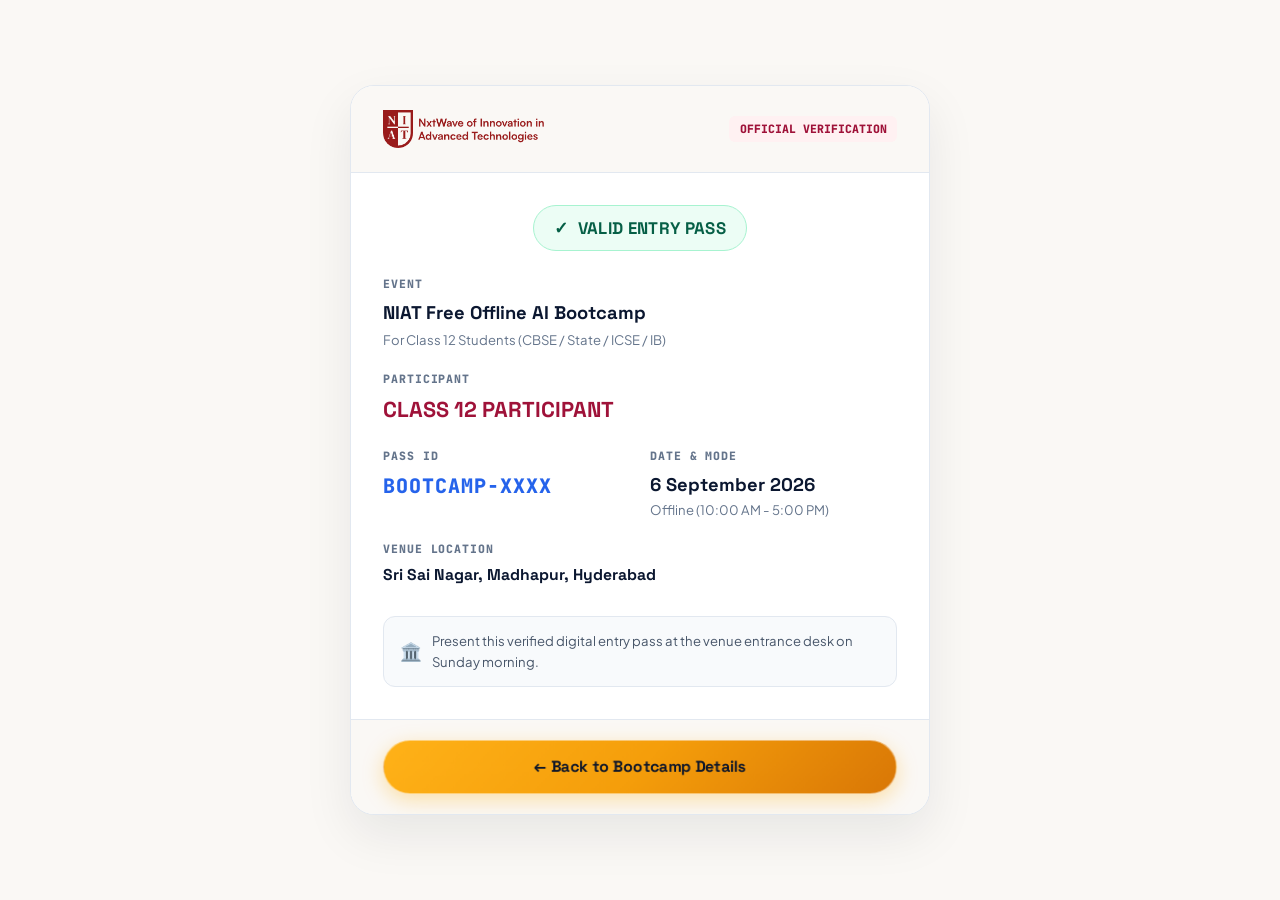
<file: verify.html>
<!DOCTYPE html>
<html lang="en">
<head>
  <meta charset="UTF-8">
  <meta name="viewport" content="width=device-width, initial-scale=1.0">
  <title>Official Entry Pass Verification — NIAT Offline AI Bootcamp</title>
  <link rel="preconnect" href="https://fonts.googleapis.com">
  <link rel="preconnect" href="https://fonts.gstatic.com" crossorigin>
  <link href="https://fonts.googleapis.com/css2?family=Plus+Jakarta+Sans:wght@400;500;600;700;800&family=Space+Grotesk:wght@600;700;800;900&family=JetBrains+Mono:wght@700;800&display=swap" rel="stylesheet">
  <link rel="stylesheet" href="styles.css">
  <style>
    body {
      background-color: #FAF8F5;
      min-height: 100vh;
      display: flex;
      flex-direction: column;
      align-items: center;
      justify-content: center;
      padding: 2rem 1.25rem;
      font-family: 'Plus Jakarta Sans', sans-serif;
      color: #0B1730;
    }
    .verify-card {
      width: 100%;
      max-width: 580px;
      background: #FFFFFF;
      border: 1px solid #E2E8F0;
      border-radius: 24px;
      box-shadow: 0 20px 50px rgba(15, 23, 42, 0.08);
      overflow: hidden;
    }
    .verify-header {
      background: #FAF8F5;
      padding: 1.5rem 2rem;
      border-bottom: 1px solid #E2E8F0;
      display: flex;
      align-items: center;
      justify-content: space-between;
    }
    .verify-body {
      padding: 2rem;
    }
    .verify-status-badge {
      display: inline-flex;
      align-items: center;
      gap: 0.6rem;
      background: #ECFDF5;
      color: #065F46;
      border: 1.5px solid #A7F3D0;
      padding: 0.55rem 1.25rem;
      border-radius: 9999px;
      font-family: 'Space Grotesk', sans-serif;
      font-weight: 800;
      font-size: 1.05rem;
      letter-spacing: 0.02em;
      margin-bottom: 1.5rem;
    }
    .verify-field-grid {
      display: grid;
      grid-template-columns: 1fr 1fr;
      gap: 1.25rem;
      margin-bottom: 1.75rem;
    }
    .verify-field-full {
      grid-column: 1 / -1;
    }
    .verify-label {
      font-family: 'JetBrains Mono', monospace;
      font-size: 0.72rem;
      font-weight: 800;
      color: #64748B;
      text-transform: uppercase;
      letter-spacing: 0.08em;
      margin-bottom: 0.25rem;
    }
    .verify-value {
      font-family: 'Space Grotesk', sans-serif;
      font-size: 1.15rem;
      font-weight: 800;
      color: #0B1730;
    }
    .verify-value-highlight {
      color: #9F1239;
      font-size: 1.35rem;
    }
    .verify-value-id {
      font-family: 'JetBrains Mono', monospace;
      color: #2563EB;
      font-size: 1.25rem;
      letter-spacing: 0.05em;
    }
    .verify-footer {
      background: #FAF8F5;
      padding: 1.25rem 2rem;
      border-top: 1px solid #E2E8F0;
      text-align: center;
    }
  </style>
</head>
<body>

  <div class="verify-card">
    <div class="verify-header">
      <a href="index.html">
        <img src="assets/niat_logo_workshop.png" alt="NIAT Logo" style="height: 38px; width: auto;" />
      </a>
      <span style="font-family: 'JetBrains Mono', monospace; font-size: 0.72rem; font-weight: 800; color: #9F1239; background: #FFF1F2; padding: 0.25rem 0.65rem; border-radius: 6px;">
        OFFICIAL VERIFICATION
      </span>
    </div>

    <div class="verify-body">
      <div style="text-align: center;">
        <div class="verify-status-badge">
          <span>✓</span> VALID ENTRY PASS
        </div>
      </div>

      <div class="verify-field-grid">
        <div class="verify-field-full">
          <div class="verify-label">EVENT</div>
          <div class="verify-value">NIAT Free Offline AI Bootcamp</div>
          <div style="font-size: 0.82rem; color: #64748B; margin-top: 0.15rem;">For Class 12 Students (CBSE / State / ICSE / IB)</div>
        </div>

        <div class="verify-field-full">
          <div class="verify-label">PARTICIPANT</div>
          <div id="verified-name" class="verify-value verify-value-highlight">CLASS 12 STUDENT</div>
        </div>

        <div>
          <div class="verify-label">PASS ID</div>
          <div id="verified-id" class="verify-value verify-value-id">BOOTCAMP-A7K9</div>
        </div>

        <div>
          <div class="verify-label">DATE & MODE</div>
          <div id="verified-date" class="verify-value">6 September 2026</div>
          <div style="font-size: 0.82rem; color: #64748B;">Offline (10:00 AM - 5:00 PM)</div>
        </div>

        <div class="verify-field-full">
          <div class="verify-label">VENUE LOCATION</div>
          <div class="verify-value" style="font-size: 0.98rem; font-weight: 700;">
            Sri Sai Nagar, Madhapur, Hyderabad
          </div>
        </div>
      </div>

      <div style="background: #F8FAFC; border: 1px solid #E2E8F0; border-radius: 12px; padding: 0.85rem 1rem; font-size: 0.82rem; color: #475569; display: flex; align-items: center; gap: 0.6rem;">
        <span style="font-size: 1.1rem;">🏛️</span>
        <span>Present this verified digital entry pass at the venue entrance desk on Sunday morning.</span>
      </div>
    </div>

    <div class="verify-footer">
      <a href="index.html" class="btn btn-hero-gold" style="width: 100%; text-decoration: none;">
        ← Back to Bootcamp Details
      </a>
    </div>
  </div>

  <script>
    document.addEventListener('DOMContentLoaded', () => {
      const params = new URLSearchParams(window.location.search);
      const name = params.get('name') || params.get('student_name') || 'CLASS 12 PARTICIPANT';
      const id = params.get('id') || params.get('pass_id') || 'BOOTCAMP-XXXX';
      const dateParam = params.get('date') || params.get('slot');

      document.getElementById('verified-name').textContent = decodeURIComponent(name).toUpperCase();
      document.getElementById('verified-id').textContent = decodeURIComponent(id).toUpperCase();

      if (dateParam && document.getElementById('verified-date')) {
        document.getElementById('verified-date').textContent = decodeURIComponent(dateParam).replace(/^Sunday,\s*/i, '');
      }
    });
  </script>
</body>
</html>
</file>
<file: styles.css>
/* ==========================================================================
   NIAT Offline AI Workshop — Official NIAT AI Bootcamp Design System
   Brand Harmony: Warm Alabaster (#FEF8F0), Soft Blush Porcelain (#FBF2F3),
   Sunlit Cream (#FFF8EB / #FFF1C6), Crisp White (#FFFFFF), Deep Slate (#0F172A),
   and Vibrant NIAT Amber Gold (#FFB218) & Crimson Accents (#991B1B).
   (Zero Maroon Backgrounds, Zero Black)
   ========================================================================== */

:root {
  /* Official NIAT Brand Accent Tokens */
  --color-primary: #991B1B;
  --color-primary-dark: #7F1D1D;
  --color-primary-deep: #580F1E;
  --color-primary-light: #DC2626;
  --color-primary-soft: #FBF2F3;
  --color-primary-tint: #FEE2E2;
  --color-primary-glow: rgba(153, 27, 27, 0.25);
  
  /* NIAT Amber & Gold Tokens */
  --color-gold: #FFB218;
  --color-gold-light: #FFF1C6;
  --color-gold-dark: #D97706;
  --color-gold-gradient: linear-gradient(90deg, #FFB218 0%, #F59E0B 50%, #D97706 100%);
  
  /* Clean Light Backgrounds from https://www.niatindia.com/ai-bootcamp */
  --color-bg-hero: linear-gradient(180deg, #FFFFFF 0%, #FFF8EB 45%, #FBF2F3 100%);
  --color-bg-dark: #F1F5F9;
  --color-bg-dark-card: #FFFFFF;
  --color-bg-dark-surface: #F8FAFC;
  
  --color-bg-light: #FEF8F0;
  --color-bg-light-alt: #FBF2F3;
  --color-bg-cream: #FFF8EB;
  --color-bg-surface: #FFFFFF;
  
  /* Typography Colors (NIAT Slate Tokens) */
  --color-text-dark: #0F172A;
  --color-text-dark-muted: #475569;
  --color-text-light: #0F172A;
  --color-text-light-muted: #64748B;
  
  /* Borders */
  --color-border-subtle: #E2E8F0;
  --color-border-dark: rgba(15, 23, 42, 0.1);
  --color-border-gold: rgba(255, 178, 24, 0.45);
  --color-border-primary: rgba(153, 27, 27, 0.18);
  
  /* Typography Families */
  --font-hero-condensed: 'Anton', 'Bebas Neue', 'Oswald', sans-serif;
  --font-display: 'Space Grotesk', -apple-system, sans-serif;
  --font-heading: 'Syne', sans-serif;
  --font-body: 'Plus Jakarta Sans', sans-serif;
  --font-script: 'Caveat', cursive;
  --font-mono: 'JetBrains Mono', monospace;
  
  /* Radii & Layout */
  --radius-sm: 8px;
  --radius-md: 14px;
  --radius-lg: 22px;
  --radius-xl: 32px;
  --radius-full: 9999px;
  --max-width: 1260px;
  
  /* Shadows */
  --shadow-sm: 0 2px 10px rgba(15, 23, 42, 0.04);
  --shadow-md: 0 10px 30px rgba(15, 23, 42, 0.08);
  --shadow-lg: 0 20px 50px rgba(15, 23, 42, 0.12);
  --shadow-dark: 0 25px 60px rgba(15, 23, 42, 0.15);
  
  /* Transitions */
  --transition-fast: 0.2s cubic-bezier(0.16, 1, 0.3, 1);
  --transition-normal: 0.35s cubic-bezier(0.16, 1, 0.3, 1);
}

/* Reset & Base */
*, *::before, *::after {
  box-sizing: border-box;
  margin: 0;
  padding: 0;
}

html {
  scroll-behavior: smooth;
  font-size: 16px;
  -webkit-font-smoothing: antialiased;
  -moz-osx-font-smoothing: grayscale;
  overflow-x: hidden;
  width: 100%;
  max-width: 100%;
}

body {
  font-family: var(--font-body);
  color: var(--color-text-dark);
  background-color: var(--color-bg-light);
  line-height: 1.6;
  overflow-x: hidden;
  width: 100%;
  max-width: 100%;
}

img, svg {
  display: block;
  max-width: 100%;
}

a {
  color: inherit;
  text-decoration: none;
}

button, input, select, textarea {
  font-family: inherit;
  font-size: inherit;
}

button {
  cursor: pointer;
  border: none;
  background: none;
}

/* Layout Utilities */
.container {
  width: 100%;
  max-width: var(--max-width);
  margin-left: auto;
  margin-right: auto;
  padding-left: 1.5rem;
  padding-right: 1.5rem;
}

.section-padding {
  padding-top: 3.85rem;
  padding-bottom: 3.85rem;
}

@media (max-width: 768px) {
  .section-padding {
    padding-top: 2.25rem;
    padding-bottom: 2.25rem;
  }
}

@media (max-width: 480px) {
  .section-padding {
    padding-top: 1.75rem;
    padding-bottom: 1.75rem;
  }
}

.section-header {
  text-align: center;
  max-width: 820px;
  margin: 0 auto 2.35rem auto;
}

.section-tag {
  display: inline-flex;
  align-items: center;
  gap: 0.45rem;
  padding: 0.4rem 1.05rem;
  background: var(--color-primary-soft);
  color: var(--color-primary);
  border: 1px solid var(--color-border-primary);
  border-radius: var(--radius-full);
  font-family: var(--font-mono);
  font-size: 0.76rem;
  font-weight: 700;
  text-transform: uppercase;
  letter-spacing: 0.08em;
  margin-bottom: 1.15rem;
}

.section-tag.dark {
  background: #FFF8EB;
  color: #D97706;
  border-color: rgba(255, 178, 24, 0.4);
}

.section-title {
  font-family: var(--font-display);
  font-size: clamp(2.1rem, 4.2vw, 2.85rem);
  font-weight: 800;
  line-height: 1.18;
  margin-bottom: 0.95rem;
  color: var(--color-text-dark);
  letter-spacing: -0.02em;
}

.section-title.text-white {
  color: var(--color-text-dark);
}

.section-subtitle {
  font-size: clamp(1rem, 1.8vw, 1.15rem);
  color: var(--color-text-dark-muted);
  line-height: 1.6;
}

.section-subtitle.dark {
  color: var(--color-text-dark-muted);
}

.gradient-text-maroon {
  color: var(--color-primary);
}

.gradient-text-gold {
  background: var(--color-gold-gradient);
  -webkit-background-clip: text;
  -webkit-text-fill-color: transparent;
}

/* Animations */
[data-animate] {
  opacity: 0;
  transform: translateY(24px);
  transition: opacity 0.6s cubic-bezier(0.16, 1, 0.3, 1), transform 0.6s cubic-bezier(0.16, 1, 0.3, 1);
  will-change: opacity, transform;
}

[data-animate].is-visible {
  opacity: 1;
  transform: translateY(0);
}

[data-animate="slide-right"] { transform: translateX(-30px); }
[data-animate="slide-right"].is-visible { transform: translateX(0); opacity: 1; }

[data-animate="slide-left"] { transform: translateX(30px); }
[data-animate="slide-left"].is-visible { transform: translateX(0); opacity: 1; }

[data-animate="scale-up"] { transform: scale(0.94); }
[data-animate="scale-up"].is-visible { transform: scale(1); opacity: 1; }

.delay-1 { transition-delay: 0.1s; }
.delay-2 { transition-delay: 0.2s; }
.delay-3 { transition-delay: 0.3s; }
.delay-4 { transition-delay: 0.4s; }

/* Buttons */
.btn {
  display: inline-flex;
  align-items: center;
  justify-content: center;
  gap: 0.6rem;
  padding: 0.85rem 1.85rem;
  border-radius: var(--radius-full);
  font-family: var(--font-display);
  font-weight: 700;
  font-size: 0.98rem;
  transition: var(--transition-normal);
  text-decoration: none;
  cursor: pointer;
  white-space: nowrap;
}

.btn-hero-gold {
  background: linear-gradient(135deg, #FFB218 0%, #F59E0B 50%, #D97706 100%);
  color: #0F172A !important;
  font-weight: 800;
  box-shadow: 0 6px 20px rgba(255, 178, 24, 0.35);
  border: 1px solid rgba(255, 255, 255, 0.4);
  animation: ctaZoomPulse 1.3s ease-in-out infinite;
  transform-origin: center center;
  will-change: transform;
}

.btn-hero-gold:hover {
  transform: translateY(-2px);
  box-shadow: 0 10px 25px rgba(255, 178, 24, 0.5);
  animation-play-state: paused;
}

.btn-primary {
  background: var(--color-primary);
  color: #FFFFFF;
  box-shadow: 0 6px 20px rgba(153, 27, 27, 0.25);
  border: 1px solid var(--color-primary);
  animation: ctaZoomPulse 1.3s ease-in-out infinite;
  transform-origin: center center;
  will-change: transform;
}

.btn-primary:hover {
  background: var(--color-primary-light);
  transform: translateY(-2px);
  box-shadow: 0 10px 25px rgba(153, 27, 27, 0.35);
  animation-play-state: paused;
}

@keyframes ctaZoomPulse {
  0% {
    transform: scale(1.00);
  }
  50% {
    transform: scale(1.04);
  }
  100% {
    transform: scale(1.00);
  }
}

/* ==========================================================================
   STICKY HEADER & ANNOUNCEMENT BAR
   ========================================================================== */
.sticky-header-group {
  position: sticky;
  top: 0;
  z-index: 1000;
  width: 100%;
}

.top-bar {
  background: #FFF8EB;
  color: #991B1B;
  font-size: 0.8125rem;
  padding: 0.45rem 1rem;
  text-align: center;
  border-bottom: 1px solid #FEE2E2;
}

.top-bar-inner {
  display: inline-flex;
  align-items: center;
  gap: 0.65rem;
  flex-wrap: wrap;
  justify-content: center;
  font-weight: 600;
  animation: announcementPulse 1.5s ease-in-out infinite;
  transform-origin: center center;
  will-change: transform;
}

@keyframes announcementPulse {
  0% {
    transform: scale(1.00);
  }
  50% {
    transform: scale(1.015);
  }
  100% {
    transform: scale(1.00);
  }
}

.badge-pulse {
  display: inline-block;
  width: 8px;
  height: 8px;
  background-color: #22C55E;
  border-radius: 50%;
  box-shadow: 0 0 0 0 rgba(34, 197, 94, 0.7);
  animation: pulseGreen 2s infinite;
}

@keyframes pulseGreen {
  0% { transform: scale(0.95); box-shadow: 0 0 0 0 rgba(34, 197, 94, 0.7); }
  70% { transform: scale(1); box-shadow: 0 0 0 8px rgba(34, 197, 94, 0); }
  100% { transform: scale(0.95); box-shadow: 0 0 0 0 rgba(34, 197, 94, 0); }
}

.site-header {
  width: 100%;
  background: rgba(255, 255, 255, 0.94);
  backdrop-filter: blur(16px);
  -webkit-backdrop-filter: blur(16px);
  border-bottom: 1px solid #E2E8F0;
}

.nav-container {
  display: flex;
  align-items: center;
  justify-content: space-between;
  height: 68px;
  gap: 1.5rem;
}

.logo-wrapper {
  display: inline-flex;
  align-items: center;
  text-decoration: none;
}

.niat-shield-logo-img,
.niat-logo-img {
  height: 44px;
  width: auto;
  max-width: 220px;
  object-fit: contain;
  display: block;
  transition: transform 0.2s ease;
}

.logo-wrapper:hover .niat-shield-logo-img,
.logo-wrapper:hover .niat-logo-img {
  transform: scale(1.03);
}

.header-nav-menu {
  display: flex;
  align-items: center;
  gap: 1.35rem;
  list-style: none;
}

.nav-link-item {
  font-size: 0.88rem;
  font-weight: 600;
  color: #334155;
  transition: var(--transition-fast);
  padding: 0.35rem 0.15rem;
}

.nav-link-item:hover {
  color: var(--color-primary);
}

.nav-actions {
  display: flex;
  align-items: center;
  gap: 1rem;
}

.mobile-nav-toggle {
  display: none;
  flex-direction: column;
  gap: 5px;
  width: 32px;
  height: 32px;
  justify-content: center;
  align-items: center;
  background: none;
  border: none;
  cursor: pointer;
}

.mobile-nav-toggle span {
  display: block;
  width: 24px;
  height: 2.5px;
  background: #0F172A;
  border-radius: 2px;
}

@media (max-width: 1024px) {
  .header-nav-menu {
    position: fixed;
    top: 96px;
    left: 0;
    width: 100%;
    background: #FFFFFF;
    flex-direction: column;
    align-items: flex-start;
    padding: 1.5rem 2rem;
    gap: 1.25rem;
    box-shadow: 0 15px 30px rgba(15, 23, 42, 0.1);
    transform: translateY(-120%);
    transition: transform 0.35s ease;
    opacity: 0;
    visibility: hidden;
  }

  .header-nav-menu.mobile-open,
  .header-nav-menu.mobile-active {
    transform: translateY(0);
    opacity: 1;
    visibility: visible;
  }

  .mobile-nav-toggle {
    display: flex;
  }
}

@media (max-width: 768px) {
  .mobile-nav-toggle {
    display: none !important;
  }
  .nav-container {
    height: 56px;
    padding-left: 1rem;
    padding-right: 1rem;
    display: flex;
    align-items: center;
    justify-content: space-between;
  }
  .niat-shield-logo-img,
  .niat-logo-img {
    height: 34px;
    max-width: 170px;
  }
  .nav-actions .open-reg-modal {
    display: none;
  }
}

/* ==========================================================================
   SECTION 1 — HERO (UNIFIED 1750 × 900 COMPOSITION WITH ORGANIC MAROON INTEGRATION)
   ========================================================================== */
.hero-section {
  position: relative;
  width: 100%;
  min-height: auto;
  background-color: #FAF8F5;
  background-image: 
    radial-gradient(circle at 12% 20%, rgba(255, 255, 255, 0.95) 0%, transparent 60%),
    radial-gradient(circle at 88% 45%, rgba(244, 63, 94, 0.06) 0%, transparent 60%),
    linear-gradient(rgba(15, 23, 42, 0.025) 1px, transparent 1px),
    linear-gradient(90deg, rgba(15, 23, 42, 0.025) 1px, transparent 1px);
  background-size: 100% 100%, 100% 100%, 36px 36px, 36px 36px;
  overflow: hidden;
  display: flex;
  align-items: flex-start;
  padding-top: 1.25rem;
  padding-bottom: 1.5rem;
  margin-bottom: 0;
  border-bottom: 1px solid #E2E8F0;
}

@media (min-width: 1200px) {
  .hero-section {
    height: auto;
    min-height: auto;
    max-height: none;
  }
}

.hero-canvas-container {
  width: 100%;
  max-width: 1750px;
  margin: 0 auto;
  padding: 0 4rem;
  display: flex;
  align-items: flex-start;
  z-index: 2;
}

@media (max-width: 1200px) {
  .hero-canvas-container {
    padding: 0.75rem 2rem 2rem;
  }
}

@media (max-width: 768px) {
  .hero-canvas-container {
    padding: 0.5rem 1rem 1.5rem;
  }
}

.hero-grid-split {
  display: grid;
  grid-template-columns: 44% 56%;
  gap: 2.25rem;
  align-items: flex-start;
  width: 100%;
  height: 100%;
  padding-top: 0.35rem;
}

@media (max-width: 1100px) {
  .hero-grid-split {
    grid-template-columns: 1fr;
    gap: 1.5rem;
    padding-top: 0.25rem;
  }
}

/* LEFT SIDE (44%) */
.hero-brand-col {
  display: flex;
  flex-direction: column;
  gap: 1.25rem;
  max-width: 640px;
  width: 100%;
  z-index: 3;
  padding-top: 0.25rem;
  opacity: 1;
  transform: none;
}

@media (max-width: 1100px) {
  .hero-brand-col {
    order: 1;
    max-width: 100%;
    align-items: flex-start;
  }
}

@media (max-width: 768px) {
  .hero-brand-col {
    gap: 0.95rem;
  }
}

.hero-main-heading {
  font-family: var(--font-display);
  font-size: clamp(1.85rem, 3.4vw, 3.6rem);
  font-weight: 850;
  line-height: 1.08;
  letter-spacing: -0.02em;
  text-transform: uppercase;
  color: #0B1730;
  margin: 0;
}

@media (max-width: 768px) {
  .hero-main-heading {
    font-size: clamp(1.42rem, 5.6vw, 2.15rem);
    line-height: 1.16;
  }
  .hero-line-nowrap {
    white-space: normal;
  }
}

.hero-line-nowrap {
  white-space: nowrap;
  display: inline-block;
}

.hero-highlight-smarter {
  background: linear-gradient(135deg, #2563EB 0%, #7C3AED 50%, #9F1239 100%);
  -webkit-background-clip: text;
  -webkit-text-fill-color: transparent;
  display: inline-block;
  font-weight: 900;
}

/* Hero Audience Line: FOR CLASS 12 STUDENTS (Static Maroon Bold Display) */
.hero-class12-wrap {
  display: flex;
  align-items: center;
  margin: 0.25rem 0 0.45rem 0;
  max-width: 100%;
}

.hero-meta-for-class {
  font-family: var(--font-display);
  font-size: clamp(1.6rem, 3.2vw, 2.75rem);
  font-weight: 800;
  line-height: 1.15;
  color: #991B1B;
  letter-spacing: 0.02em;
  text-transform: uppercase;
  padding-bottom: 0.2rem;
  border-bottom: 3px solid rgba(153, 27, 27, 0.35);
  display: inline-block;
  width: fit-content;
  max-width: 100%;
}

@media (max-width: 1024px) {
  .hero-meta-for-class {
    font-size: clamp(1.45rem, 3.6vw, 2.25rem);
    border-bottom-width: 2.5px;
  }
}

@media (max-width: 768px) {
  .hero-class12-wrap {
    margin: 0.2rem 0 0.35rem 0;
  }
  .hero-meta-for-class {
    font-size: clamp(1.25rem, 5.5vw, 1.85rem);
    border-bottom-width: 2px;
  }
}

@media (max-width: 360px) {
  .hero-meta-for-class {
    font-size: 1.18rem;
  }
}

/* CTA Area */
.cta-whatsapp-supporting,
.whatsapp-cta-supporting {
  font-family: var(--font-body);
  font-size: 0.84rem;
  font-weight: 600;
  color: #475569;
  line-height: 1.4;
  margin: 0 auto 0.45rem auto;
  text-align: center;
  max-width: 440px;
  width: 100%;
  box-sizing: border-box;
}

.hero-cta-action-wrap {
  display: flex;
  flex-direction: column;
  align-items: flex-start;
  gap: 0;
  margin-top: 0.15rem;
}

.hero-cta-supporting {
  text-align: left;
  margin: 0 0 0.45rem 0;
}

@media (max-width: 768px) {
  .hero-cta-action-wrap {
    align-items: center;
    width: 100%;
  }
  .hero-cta-supporting {
    text-align: center;
    margin: 0 auto 0.4rem auto;
  }
}

.btn-hero-cta-yellow {
  display: inline-flex;
  align-items: center;
  justify-content: center;
  gap: 0.75rem;
  width: 100%;
  max-width: 430px;
  height: clamp(54px, 5.5vw, 68px);
  background: #FFB51B;
  color: #0B1730;
  font-family: var(--font-display);
  font-size: clamp(1.02rem, 1.3vw, 1.2rem);
  font-weight: 800;
  border-radius: clamp(28px, 3vw, 36px);
  border: 2px solid #FDE047;
  box-shadow: 0 12px 30px rgba(255, 181, 27, 0.4);
  cursor: pointer;
  transition: all 0.3s ease;
  text-transform: uppercase;
  letter-spacing: 0.03em;
  animation: ctaZoomPulse 1.3s ease-in-out infinite;
  transform-origin: center center;
  will-change: transform;
}

@media (max-width: 768px) {
  .btn-hero-cta-yellow {
    max-width: 360px;
    height: 54px;
    font-size: 1.02rem;
    padding: 0.75rem 1.25rem;
  }
}

.btn-hero-cta-yellow:hover {
  transform: translateY(-2px);
  box-shadow: 0 16px 35px rgba(255, 181, 27, 0.5);
  background: #F59E0B;
  animation-play-state: paused;
}

.hero-arrow-icon {
  font-size: 1.3rem;
  transition: transform 0.2s ease;
}

.btn-hero-cta-yellow:hover .hero-arrow-icon {
  transform: translateX(5px);
}

/* Two Compact Information Rows Below CTA with Circular Icon Badges */
.hero-event-specs {
  display: flex;
  flex-direction: column;
  gap: 0.65rem;
  margin-top: 0.25rem;
}

.spec-row {
  display: flex;
  align-items: center;
  gap: 0.75rem;
  flex-wrap: wrap;
}

.spec-item {
  display: inline-flex;
  align-items: center;
  gap: 0.45rem;
}

.spec-icon-badge {
  width: 26px;
  height: 26px;
  border-radius: 50%;
  background: #EFF6FF;
  display: flex;
  align-items: center;
  justify-content: center;
  font-size: 0.78rem;
  flex-shrink: 0;
  border: 1px solid #BFDBFE;
}

.spec-icon-badge.maroon {
  background: #FFF1F2;
  border-color: #FECDD3;
}

.spec-icon-badge.purple {
  background: #F5F3FF;
  border-color: #DDD6FE;
}

.spec-icon-badge.red {
  background: #FEF2F2;
  border-color: #FECACA;
}

.spec-text {
  font-family: var(--font-mono);
  font-size: 0.78rem;
  font-weight: 850;
  color: #0B1730;
  letter-spacing: 0.03em;
  white-space: nowrap;
}

.spec-sep {
  color: #CBD5E1;
  font-weight: 300;
  font-size: 0.85rem;
}

/* ==========================================================================
   RIGHT SIDE: BALANCED STUDENT PHOTOGRAPHY WITH ORGANIC MAROON INTEGRATION
   ========================================================================== */
.hero-workshop-scene-col {
  position: relative;
  display: flex;
  align-items: flex-start;
  justify-content: flex-end;
  width: 100%;
  height: 100%;
}

.hero-stage-immersive {
  position: relative;
  width: 100%;
  max-width: 960px;
  height: 485px;
  max-height: 500px;
  display: flex;
  align-items: flex-start;
  justify-content: flex-end;
}

@media (max-width: 1100px) {
  .hero-stage-immersive {
    height: auto;
    min-height: 0;
    max-height: none;
    width: 100%;
    max-width: 600px;
    justify-content: center;
    margin: 0 auto;
  }
}

/* Light Maroon Organic Gradient Blob */
.hero-maroon-blob {
  position: absolute;
  top: 2%;
  right: 2%;
  width: 96%;
  height: 96%;
  border-radius: 42% 58% 68% 32% / 48% 38% 62% 52%;
  background: radial-gradient(circle at 60% 40%, rgba(159, 18, 57, 0.13) 0%, rgba(136, 19, 55, 0.07) 45%, rgba(244, 63, 94, 0.03) 75%, transparent 100%);
  filter: blur(30px);
  pointer-events: none;
  z-index: 1;
  animation: maroonBlobFloat 12s ease-in-out infinite alternate;
}

@keyframes maroonBlobFloat {
  0% {
    transform: scale(0.97) rotate(0deg);
    border-radius: 42% 58% 68% 32% / 48% 38% 62% 52%;
  }
  100% {
    transform: scale(1.02) rotate(4deg);
    border-radius: 54% 46% 38% 62% / 36% 58% 42% 64%;
  }
}

/* Soft Blush & Burgundy Ambient Glow */
.hero-blush-glow {
  position: absolute;
  top: 10%;
  right: 12%;
  width: 78%;
  height: 78%;
  border-radius: 50%;
  background: radial-gradient(circle, rgba(244, 63, 94, 0.11) 0%, rgba(251, 113, 133, 0.05) 50%, transparent 80%);
  filter: blur(45px);
  pointer-events: none;
  z-index: 1;
}

/* Decorative Maroon Dots Pattern */
.hero-maroon-dots {
  position: absolute;
  left: -12px;
  top: 10%;
  width: 55px;
  height: 95px;
  background-image: radial-gradient(#9F1239 1.6px, transparent 1.6px);
  background-size: 13px 13px;
  opacity: 0.4;
  z-index: 2;
  pointer-events: none;
}

/* Thin Curved Maroon Line Accents */
.hero-curved-accents {
  position: absolute;
  left: -18px;
  top: 6%;
  width: 200px;
  height: 140px;
  pointer-events: none;
  z-index: 2;
}

/* Authentic Indian Class 12 Student Photography with Soft Organic Left Edge */
.hero-student-photo-wrapper {
  position: relative;
  width: 100%;
  max-width: 960px;
  height: 100%;
  max-height: 485px;
  display: flex;
  align-items: center;
  justify-content: flex-end;
  z-index: 3;
  background: transparent;
  border: none;
  box-shadow: none;
}

.hero-maroon-student-img {
  width: 100%;
  height: 100%;
  max-height: 485px;
  object-fit: cover;
  object-position: 68% 28%;
  display: block;
  border: none;
  box-shadow: none;
  /* Organic soft feathered transition on the left edge */
  -webkit-mask-image: radial-gradient(ellipse 96% 92% at 86% 50%, rgba(0, 0, 0, 1) 48%, rgba(0, 0, 0, 0.9) 68%, rgba(0, 0, 0, 0) 98%), linear-gradient(to right, transparent 0%, rgba(0, 0, 0, 0.9) 12%, rgba(0, 0, 0, 1) 24%);
  mask-image: radial-gradient(ellipse 96% 92% at 86% 50%, rgba(0, 0, 0, 1) 48%, rgba(0, 0, 0, 0.9) 68%, rgba(0, 0, 0, 0) 98%), linear-gradient(to right, transparent 0%, rgba(0, 0, 0, 0.9) 12%, rgba(0, 0, 0, 1) 24%);
  -webkit-mask-composite: source-in;
  mask-composite: intersect;
  transition: transform 0.4s ease;
}

.hero-stage-immersive:hover .hero-maroon-student-img {
  transform: scale(1.012);
}

@media (max-width: 1100px) {
  .hero-workshop-scene-col {
    order: 2;
    justify-content: center;
    width: 100%;
    height: auto;
    margin-top: 0.5rem;
  }
  .hero-student-photo-wrapper {
    height: auto;
    max-height: none;
    max-width: 100%;
    justify-content: center;
  }
  .hero-maroon-student-img {
    height: auto;
    max-height: 320px;
    width: 100%;
    border-radius: 18px;
    object-position: 50% 25%;
    -webkit-mask-image: none;
    mask-image: none;
  }
  .hero-maroon-blob,
  .hero-blush-glow,
  .hero-maroon-dots,
  .hero-curved-accents {
    display: none;
  }
}

@media (max-width: 768px) {
  .hero-maroon-student-img {
    max-height: 250px;
    border-radius: 14px;
  }
}

@media (max-width: 1080px) {
  .hero-epic-stage {
    max-width: 600px;
  }
  .stage-card-notes { left: 0; top: 0; }
  .stage-card-project { right: 0; top: 0; }
  .stage-card-doubt { left: 0; bottom: 10px; }
  .stage-flow-badge { right: 0; bottom: 10px; }
}

@media (max-width: 680px) {
  .hero-epic-stage {
    min-height: auto;
    flex-direction: column;
    padding-top: 1rem;
  }
  .stage-float-card,
  .stage-flow-badge {
    position: static;
    margin: 0.35rem auto;
    width: 100%;
    max-width: 300px;
    animation: none;
  }
}

/* BOTTOM HORIZONTAL EVENT INFO STRIP */
.hero-bottom-info-strip {
  display: flex;
  align-items: center;
  justify-content: space-between;
  gap: 0.75rem;
  padding: 0.75rem 1.75rem;
  background: #FFFFFF;
  border: 1.5px solid #E2E8F0;
  border-radius: var(--radius-full);
  box-shadow: 0 6px 20px rgba(15, 23, 42, 0.04);
  margin-top: 1rem;
  flex-wrap: wrap;
}

.hero-spec-item {
  display: inline-flex;
  align-items: center;
  gap: 0.5rem;
}

.hero-spec-icon-circle {
  width: 26px;
  height: 26px;
  border-radius: 50%;
  background: #EEF2FF;
  display: flex;
  align-items: center;
  justify-content: center;
  font-size: 0.75rem;
  flex-shrink: 0;
}

.hero-spec-label {
  font-family: var(--font-mono);
  font-size: 0.78rem;
  font-weight: 850;
  color: #0F172A;
  letter-spacing: 0.03em;
  white-space: nowrap;
}

.hero-spec-sep {
  color: #CBD5E1;
  font-weight: 300;
}

@media (max-width: 1024px) {
  .hero-bottom-info-strip {
    justify-content: center;
    gap: 1rem;
    padding: 0.75rem 1.25rem;
  }
}

@media (max-width: 680px) {
  .hero-bottom-info-strip {
    flex-direction: column;
    align-items: flex-start;
    border-radius: var(--radius-xl);
    gap: 0.65rem;
  }
  .hero-spec-sep {
    display: none;
  }
  .hero-dotted-matrix {
    display: none;
  }
}

.hero-badge-top-left {
  top: -12px;
  left: -14px;
}

.hero-badge-bottom-right {
  bottom: 24px;
  right: -14px;
}

/* ==========================================================================
   MOBILE HERO BADGE OVERRIDES
   ========================================================================== */

@media (max-width: 600px) {
  .hero-badge-top-left,
  .hero-badge-bottom-right {
    position: static;
    margin-bottom: 0.75rem;
  }
}

.hero-badge-icon-wrap {
  width: 36px;
  height: 36px;
  border-radius: 50%;
  background: #FFF8EB;
  border: 1px solid #FFB218;
  display: flex;
  align-items: center;
  justify-content: center;
  font-size: 1.1rem;
  flex-shrink: 0;
}

.hero-badge-title {
  font-family: var(--font-display);
  font-size: 0.86rem;
  font-weight: 800;
  color: #0F172A;
  line-height: 1.2;
}

.hero-badge-sub {
  font-family: var(--font-mono);
  font-size: 0.68rem;
  font-weight: 700;
  color: #166534;
  margin-top: 0.15rem;
}

.hero-badge-sub.maroon {
  color: #991B1B;
}

.hero-student-location-strip {
  margin-top: 0.85rem;
  display: flex;
  align-items: center;
  justify-content: center;
  gap: 0.5rem;
  font-family: var(--font-mono);
  font-size: 0.76rem;
  font-weight: 700;
  color: #334155;
  background: #FFFFFF;
  border: 1px solid #E2E8F0;
  padding: 0.45rem 1rem;
  border-radius: var(--radius-full);
  box-shadow: var(--shadow-sm);
  text-align: center;
}

/* ==========================================================================
   INFINITE MARQUEE TICKER LOOP
   ========================================================================== */
.marquee-ticker-section {
  background: #FFF8EB;
  color: #1E293B;
  padding: 0.85rem 0;
  overflow: hidden;
  border-top: 1px solid #FEE2E2;
  border-bottom: 1px solid #FEE2E2;
}

.marquee-track {
  display: flex;
  width: max-content;
  animation: marqueeScroll 24s linear infinite;
  gap: 2rem;
}

.marquee-item {
  display: inline-flex;
  align-items: center;
  gap: 0.55rem;
  font-family: var(--font-mono);
  font-size: 0.8rem;
  font-weight: 700;
  letter-spacing: 0.06em;
  color: #1E293B;
  text-transform: uppercase;
  white-space: nowrap;
}

.marquee-dot {
  color: #D97706;
}

@keyframes marqueeScroll {
  0% { transform: translateX(0); }
  100% { transform: translateX(-50%); }
}

/* ==========================================================================
   SECTION 2 — WHY ATTEND (WARM ALABASTER CREAM SURFACE #FEF8F0)
   ========================================================================== */
.why-attend-section {
  background-color: var(--color-bg-light);
  border-bottom: 1px solid var(--color-border-subtle);
}

.why-grid {
  display: grid;
  grid-template-columns: repeat(4, 1fr);
  gap: 1.35rem;
  margin-bottom: 2.75rem;
}

@media (max-width: 1024px) {
  .why-grid {
    grid-template-columns: repeat(2, 1fr);
    gap: 1rem;
    margin-bottom: 2rem;
  }
}

@media (max-width: 600px) {
  .why-grid {
    grid-template-columns: repeat(2, 1fr);
    gap: 0.65rem;
    margin-bottom: 1.75rem;
  }
}

.why-card {
  background: var(--color-bg-surface);
  border: 1.5px solid var(--color-border-subtle);
  border-radius: var(--radius-xl);
  overflow: hidden;
  transition: var(--transition-normal);
  box-shadow: var(--shadow-sm);
  display: flex;
  flex-direction: column;
}

.why-card:hover {
  transform: translateY(-5px);
  border-color: #FFB218;
  box-shadow: 0 14px 30px rgba(15, 23, 42, 0.08);
}

@media (max-width: 600px) {
  .why-card {
    border-radius: var(--radius-lg);
  }
}

.why-card-img-wrap {
  width: 100%;
  height: 200px;
  overflow: hidden;
  position: relative;
  background: #F1F5F9;
}

@media (max-width: 1024px) {
  .why-card-img-wrap {
    height: 170px;
  }
}

@media (max-width: 600px) {
  .why-card-img-wrap {
    height: 115px;
  }
}

.why-card-img {
  width: 100%;
  height: 100%;
  object-fit: cover;
  display: block;
  transition: transform 0.4s ease;
}

.why-card:hover .why-card-img {
  transform: scale(1.05);
}

.why-card-caption {
  padding: 1.15rem 1rem 1.25rem 1rem;
  background: #FFFFFF;
  text-align: center;
  border-top: 1.5px solid #F1F5F9;
  flex: 1;
  display: flex;
  align-items: center;
  justify-content: center;
}

@media (max-width: 600px) {
  .why-card-caption {
    padding: 0.65rem 0.5rem;
  }
}

.why-card-title {
  font-family: var(--font-display);
  font-size: clamp(1.02rem, 1.4vw, 1.15rem);
  font-weight: 800;
  color: var(--color-text-dark);
  margin: 0;
  line-height: 1.3;
}

@media (max-width: 600px) {
  .why-card-title {
    font-size: 0.84rem;
    line-height: 1.25;
  }
}

.why-highlight-banner {
  background: linear-gradient(135deg, #FFF8EB 0%, #FFF1C6 100%);
  border: 1.5px solid var(--color-border-gold);
  border-radius: var(--radius-xl);
  padding: 2rem 2.25rem;
  color: #0F172A;
  display: flex;
  align-items: center;
  justify-content: space-between;
  gap: 1.75rem;
  box-shadow: var(--shadow-md);
}

@media (max-width: 800px) {
  .why-highlight-banner {
    flex-direction: column;
    text-align: center;
    padding: 1.5rem 1.25rem;
    gap: 1.25rem;
  }
  .why-highlight-banner .btn {
    width: 100%;
    max-width: 320px;
  }
}
    text-align: center;
    padding: 1.85rem 1.35rem;
  }
}

.why-banner-text {
  font-family: var(--font-display);
  font-size: clamp(1.15rem, 2.2vw, 1.45rem);
  font-weight: 700;
  line-height: 1.35;
  color: #0F172A;
}

.why-banner-text span {
  color: #991B1B;
}

/* ==========================================================================
   SECTION 3 — OPEN 3D LANDSCAPE WINDING ROADMAP (NO RECTANGULAR CARDS)
   ========================================================================== */
.learn-section {
  background-color: #FFFFFF;
  background-image: 
    radial-gradient(circle at 15% 15%, rgba(59, 130, 246, 0.08) 0%, transparent 45%),
    radial-gradient(circle at 85% 85%, rgba(139, 92, 246, 0.08) 0%, transparent 45%),
    linear-gradient(rgba(15, 23, 42, 0.04) 1px, transparent 1px),
    linear-gradient(90deg, rgba(15, 23, 42, 0.04) 1px, transparent 1px);
  background-size: 100% 100%, 100% 100%, 36px 36px, 36px 36px;
  border-bottom: 1px solid var(--color-border-subtle);
  position: relative;
  overflow: hidden;
  padding-top: 5rem;
  padding-bottom: 6rem;
}

.landscape-roadmap-canvas {
  position: relative;
  max-width: 1080px;
  margin: 0 auto;
  padding: 2rem 1rem;
}

/* Winding Highway SVG Backdrop */
.landscape-highway-svg {
  position: absolute;
  top: 40px;
  bottom: 40px;
  left: 0;
  width: 100%;
  height: calc(100% - 80px);
  pointer-events: none;
  z-index: 1;
}

/* START & FINISH Terminal Gates */
.landscape-gate-row {
  position: relative;
  z-index: 3;
  display: flex;
  justify-content: center;
  margin: 1.5rem 0 3.5rem 0;
}

.landscape-gate-row.finish-gate {
  margin: 3.5rem 0 1.5rem 0;
}

.landscape-gate-pill {
  display: inline-flex;
  flex-direction: column;
  align-items: center;
  justify-content: center;
  padding: 0.85rem 2.5rem;
  border-radius: var(--radius-full);
  box-shadow: 0 14px 35px rgba(15, 23, 42, 0.12);
  border: 2px solid;
  text-align: center;
  transition: transform 0.3s ease;
}

.landscape-gate-pill:hover {
  transform: translateY(-3px) scale(1.02);
}

.landscape-gate-pill.start {
  background: linear-gradient(135deg, #1E40AF 0%, #2563EB 100%);
  color: #FFFFFF;
  border-color: #93C5FD;
}

.landscape-gate-pill.finish {
  background: linear-gradient(135deg, #FFB218 0%, #D97706 100%);
  color: #0F172A;
  border-color: #FDE047;
  box-shadow: 0 14px 35px rgba(217, 119, 6, 0.28);
}

.gate-sub-tag {
  font-family: var(--font-mono);
  font-size: 0.72rem;
  font-weight: 800;
  letter-spacing: 0.1em;
  text-transform: uppercase;
  opacity: 0.9;
  margin-bottom: 0.2rem;
}

.gate-main-title {
  font-family: var(--font-display);
  font-size: 1.05rem;
  font-weight: 900;
  letter-spacing: 0.04em;
  text-transform: uppercase;
  margin: 0;
}

/* Individual Open Milestone Station Zone (NO RECTANGULAR CARD BOXES) */
.landscape-station-zone {
  position: relative;
  z-index: 2;
  display: flex;
  align-items: center;
  margin: 5.5rem 0;
  width: 100%;
}

/* Odd rows: Node is on the Left side of the canvas */
.landscape-station-zone.left-zone {
  justify-content: flex-start;
}

/* Even rows: Node is on the Right side of the canvas */
.landscape-station-zone.right-zone {
  justify-content: flex-end;
}

/* Station Unit: Photo + Clean Typography (No Card Background) */
.station-unit {
  display: flex;
  align-items: center;
  gap: 1.75rem;
  max-width: 460px;
  position: relative;
  transition: transform 0.35s ease;
}

.landscape-station-zone.left-zone .station-unit {
  flex-direction: row;
}

.landscape-station-zone.right-zone .station-unit {
  flex-direction: row-reverse;
  text-align: right;
}

.station-unit:hover {
  transform: translateY(-4px);
}

/* 3D Realistic Circular Photo Node */
.station-photo-circle-wrap {
  position: relative;
  width: 115px;
  height: 115px;
  flex-shrink: 0;
  border-radius: 50%;
  padding: 5px;
  background: #FFFFFF;
  border: 3.5px solid;
  box-shadow: 0 16px 40px rgba(15, 23, 42, 0.16), 0 0 25px rgba(37, 99, 235, 0.18);
  transition: transform 0.35s cubic-bezier(0.16, 1, 0.3, 1), box-shadow 0.35s ease;
}

.station-unit:hover .station-photo-circle-wrap {
  transform: scale(1.08) rotate(2deg);
  box-shadow: 0 22px 50px rgba(37, 99, 235, 0.26);
}

.station-photo-circle-img {
  width: 100%;
  height: 100%;
  border-radius: 50%;
  object-fit: cover;
  display: block;
}

.station-step-badge {
  position: absolute;
  bottom: -4px;
  right: -4px;
  width: 34px;
  height: 34px;
  border-radius: 50%;
  background: #FFFFFF;
  border: 2.5px solid;
  display: flex;
  align-items: center;
  justify-content: center;
  font-family: var(--font-mono);
  font-size: 0.82rem;
  font-weight: 900;
  box-shadow: 0 4px 12px rgba(0, 0, 0, 0.14);
}

/* Station Typography in clean white rounded box */
.station-info-box {
  background: #FFFFFF;
  border: 1.5px solid #E2E8F0;
  border-radius: var(--radius-xl);
  padding: 1.15rem 1.5rem;
  box-shadow: 0 10px 25px rgba(15, 23, 42, 0.06);
  display: flex;
  flex-direction: column;
  gap: 0.4rem;
  transition: transform 0.3s ease, border-color 0.3s ease, box-shadow 0.3s ease;
  min-width: 260px;
}

.landscape-station-zone.right-zone .station-info-box {
  text-align: right;
  align-items: flex-end;
}

.station-unit:hover .station-info-box {
  border-color: #93C5FD;
  box-shadow: 0 14px 30px rgba(37, 99, 235, 0.1);
  transform: translateY(-2px);
}

.station-tag-label {
  font-family: var(--font-mono);
  font-size: 0.76rem;
  font-weight: 800;
  letter-spacing: 0.08em;
  text-transform: uppercase;
}

.station-headline-text {
  font-family: var(--font-display);
  font-size: 1.18rem;
  font-weight: 850;
  color: #0F172A;
  margin: 0;
  line-height: 1.35;
}

/* Color Themes for each Milestone */
.theme-1 .station-photo-circle-wrap { border-color: #2563EB; }
.theme-1 .station-step-badge { border-color: #2563EB; color: #1E40AF; background: #EFF6FF; }
.theme-1 .station-tag-label { color: #2563EB; }

.theme-2 .station-photo-circle-wrap { border-color: #10B981; }
.theme-2 .station-step-badge { border-color: #10B981; color: #065F46; background: #ECFDF5; }
.theme-2 .station-tag-label { color: #10B981; }

.theme-3 .station-photo-circle-wrap { border-color: #F59E0B; }
.theme-3 .station-step-badge { border-color: #F59E0B; color: #92400E; background: #FFFBEB; }
.theme-3 .station-tag-label { color: #D97706; }

.theme-4 .station-photo-circle-wrap { border-color: #8B5CF6; }
.theme-4 .station-step-badge { border-color: #8B5CF6; color: #5B21B6; background: #F5F3FF; }
.theme-4 .station-tag-label { color: #8B5CF6; }

.theme-5 .station-photo-circle-wrap { border-color: #EC4899; }
.theme-5 .station-step-badge { border-color: #EC4899; color: #9D174D; background: #FDF2F8; }
.theme-5 .station-tag-label { color: #EC4899; }

.theme-6 .station-photo-circle-wrap { border-color: #06B6D4; }
.theme-6 .station-step-badge { border-color: #06B6D4; color: #155E75; background: #ECFEFF; }
.theme-6 .station-tag-label { color: #0891B2; }

.theme-7 .station-photo-circle-wrap { border-color: #EAB308; }
.theme-7 .station-step-badge { border-color: #EAB308; color: #854D0E; background: #FEFCE8; }
.theme-7 .station-tag-label { color: #854D0E; }

.theme-8 .station-photo-circle-wrap { border-color: #16A34A; }
.theme-8 .station-step-badge { border-color: #16A34A; color: #15803D; background: #F0FDF4; }
.theme-8 .station-tag-label { color: #15803D; }

@media (max-width: 820px) {
  .landscape-station-zone,
  .landscape-station-zone.left-zone,
  .landscape-station-zone.right-zone {
    justify-content: flex-start;
    margin: 2.25rem 0;
    position: relative;
    z-index: 2;
  }

  .station-unit,
  .landscape-station-zone.right-zone .station-unit {
    flex-direction: row;
    text-align: left;
    max-width: 100%;
    gap: 1.15rem;
  }

  .landscape-station-zone.right-zone .station-info-box {
    text-align: left;
    align-items: flex-start;
  }

  .station-photo-circle-wrap {
    width: 80px;
    height: 80px;
    z-index: 3;
  }

  .station-headline-text {
    font-size: 1.05rem;
  }

  .landscape-highway-svg {
    display: block !important;
    opacity: 0.9 !important;
    visibility: visible !important;
  }
}

@media (max-width: 600px) {
  .learn-section {
    padding-top: 2.85rem;
    padding-bottom: 3.25rem;
  }
  .landscape-highway-svg {
    display: block !important;
    opacity: 0.85 !important;
    visibility: visible !important;
    left: 0;
    width: 100%;
    top: 20px;
    bottom: 20px;
    height: calc(100% - 40px);
  }
  .landscape-roadmap-canvas {
    padding: 0.5rem 0;
  }
  .landscape-station-zone {
    margin: 1.45rem 0;
    position: relative;
    z-index: 2;
  }
  .station-unit {
    gap: 0.85rem;
    width: 100%;
  }
  .station-photo-circle-wrap {
    width: 66px;
    height: 66px;
    border-width: 2.5px;
    z-index: 3;
    background: #FFFFFF;
  }
  .station-step-badge {
    width: 24px;
    height: 24px;
    font-size: 0.68rem;
    bottom: -2px;
    right: -2px;
  }
  .station-info-box {
    padding: 0.75rem 0.95rem;
    min-width: 0;
    flex: 1;
    border-radius: var(--radius-lg);
    background: #FFFFFF;
    position: relative;
    z-index: 3;
  }
  .station-tag-label {
    font-size: 0.7rem;
  }
  .station-headline-text {
    font-size: 0.94rem;
    line-height: 1.3;
  }
  .landscape-gate-row {
    margin: 0.75rem 0 1.75rem 0;
    position: relative;
    z-index: 4;
  }
  .landscape-gate-row.finish-gate {
    margin: 1.75rem 0 0.75rem 0;
  }
  .landscape-gate-pill {
    padding: 0.6rem 1.25rem;
  }
  .gate-main-title {
    font-size: 0.88rem;
  }
}

/* ==========================================================================
   SECTION 4 — CREDIBILITY / TOP IITIANS (CLEAN SLATE & IVORY CARDS)
   ========================================================================== */
.credibility-section {
  background: #F1F5F9;
  color: #0F172A;
}

.credibility-grid {
  display: grid;
  grid-template-columns: repeat(4, 1fr);
  gap: 1.35rem;
  margin-bottom: 3rem;
}

@media (max-width: 1024px) {
  .credibility-grid {
    grid-template-columns: repeat(2, 1fr);
    gap: 1rem;
  }
}

@media (max-width: 600px) {
  .credibility-grid {
    grid-template-columns: repeat(2, 1fr);
    gap: 0.65rem;
    margin-bottom: 1.75rem;
  }
}

.cred-card {
  background: #FFFFFF;
  border: 1.5px solid var(--color-border-subtle);
  border-radius: var(--radius-xl);
  overflow: hidden;
  box-shadow: var(--shadow-sm);
  transition: var(--transition-normal);
  display: flex;
  flex-direction: column;
}

.cred-card:hover {
  border-color: #FFB218;
  box-shadow: 0 14px 30px rgba(15, 23, 42, 0.08);
  transform: translateY(-5px);
}

@media (max-width: 600px) {
  .cred-card {
    border-radius: var(--radius-lg);
  }
}

.cred-card-img-wrap {
  width: 100%;
  height: 190px;
  overflow: hidden;
  position: relative;
  background: #F1F5F9;
}

@media (max-width: 1024px) {
  .cred-card-img-wrap {
    height: 160px;
  }
}

@media (max-width: 600px) {
  .cred-card-img-wrap {
    height: 115px;
  }
}

.cred-card-img {
  width: 100%;
  height: 100%;
  object-fit: cover;
  display: block;
  transition: transform 0.4s ease;
}

.cred-card:hover .cred-card-img {
  transform: scale(1.05);
}

.cred-card-caption {
  padding: 1.15rem 1.15rem 1.3rem 1.15rem;
  background: #FFFFFF;
  text-align: center;
  border-top: 1.5px solid #F1F5F9;
  flex: 1;
  display: flex;
  flex-direction: column;
  justify-content: center;
}

@media (max-width: 600px) {
  .cred-card-caption {
    padding: 0.65rem 0.5rem;
  }
}

.cred-card-num {
  font-family: var(--font-mono);
  font-size: 0.72rem;
  font-weight: 800;
  color: #D97706;
  letter-spacing: 0.08em;
  margin-bottom: 0.35rem;
}

@media (max-width: 600px) {
  .cred-card-num {
    font-size: 0.65rem;
    margin-bottom: 0.15rem;
  }
}

.cred-card-title {
  font-family: var(--font-display);
  font-size: 1.12rem;
  font-weight: 800;
  color: #0F172A;
  margin: 0;
  line-height: 1.3;
}

@media (max-width: 600px) {
  .cred-card-title {
    font-size: 0.84rem;
    line-height: 1.25;
  }
}

.mentor-spotlight {
  background: linear-gradient(135deg, #FFFFFF 0%, #FFF8EB 100%);
  border: 1.5px solid #FFB218;
  border-radius: var(--radius-xl);
  padding: 1.85rem 2.25rem;
  display: grid;
  grid-template-columns: 1fr auto;
  align-items: center;
  gap: 1.5rem;
  box-shadow: var(--shadow-md);
}

@media (max-width: 768px) {
  .mentor-spotlight {
    grid-template-columns: 1fr;
    text-align: center;
    padding: 1.5rem 1.25rem;
  }
}

.mentor-title {
  font-family: var(--font-display);
  font-size: 1.3rem;
  color: #0F172A;
  margin-bottom: 0.4rem;
}

.mentor-desc {
  font-size: 0.92rem;
  color: #475569;
}

.mentor-badges {
  display: flex;
  gap: 0.65rem;
  flex-wrap: wrap;
  justify-content: flex-end;
}

@media (max-width: 768px) {
  .mentor-badges {
    justify-content: center;
  }
}

.iit-badge {
  display: inline-flex;
  align-items: center;
  gap: 0.4rem;
  padding: 0.5rem 1.15rem;
  background: #FFF8EB;
  border: 1px solid #FFB218;
  border-radius: var(--radius-full);
  font-weight: 700;
  font-size: 0.82rem;
  color: #991B1B;
}

/* ==========================================================================
   SECTION 5 — TAKEAWAYS (WARM ALABASTER CREAM SURFACE)
   ========================================================================== */
.takeaways-section {
  background: var(--color-bg-light);
  border-bottom: 1px solid var(--color-border-subtle);
}

.takeaways-grid {
  display: grid;
  grid-template-columns: repeat(4, 1fr);
  gap: 1.35rem;
}

@media (max-width: 1024px) {
  .takeaways-grid {
    grid-template-columns: repeat(2, 1fr);
    gap: 1rem;
  }
}

@media (max-width: 600px) {
  .takeaways-grid {
    grid-template-columns: repeat(2, 1fr);
    gap: 0.65rem;
  }
}

.takeaway-card {
  background: #FFFFFF;
  border: 1.5px solid var(--color-border-subtle);
  border-radius: var(--radius-xl);
  overflow: hidden;
  box-shadow: var(--shadow-sm);
  transition: var(--transition-normal);
  display: flex;
  flex-direction: column;
}

.takeaway-card:hover {
  border-color: #FFB218;
  box-shadow: 0 14px 30px rgba(15, 23, 42, 0.08);
  transform: translateY(-5px);
}

@media (max-width: 600px) {
  .takeaway-card {
    border-radius: var(--radius-lg);
  }
}

.takeaway-card-img-wrap {
  width: 100%;
  height: 190px;
  overflow: hidden;
  position: relative;
  background: #F1F5F9;
}

@media (max-width: 1024px) {
  .takeaway-card-img-wrap {
    height: 160px;
  }
}

@media (max-width: 600px) {
  .takeaway-card-img-wrap {
    height: 115px;
  }
}

.takeaway-card-img {
  width: 100%;
  height: 100%;
  object-fit: cover;
  display: block;
  transition: transform 0.4s ease;
}

.takeaway-card:hover .takeaway-card-img {
  transform: scale(1.05);
}

.takeaway-card-caption {
  padding: 1.15rem 1.15rem 1.3rem 1.15rem;
  background: #FFFFFF;
  text-align: center;
  border-top: 1.5px solid #F1F5F9;
  flex: 1;
  display: flex;
  flex-direction: column;
  justify-content: center;
}

@media (max-width: 600px) {
  .takeaway-card-caption {
    padding: 0.65rem 0.5rem;
  }
}

.takeaway-card-tag {
  font-family: var(--font-mono);
  font-size: 0.72rem;
  font-weight: 800;
  color: #991B1B;
  letter-spacing: 0.08em;
  margin-bottom: 0.35rem;
}

@media (max-width: 600px) {
  .takeaway-card-tag {
    font-size: 0.65rem;
    margin-bottom: 0.15rem;
  }
}

.takeaway-heading {
  font-family: var(--font-display);
  font-size: 1.12rem;
  font-weight: 800;
  color: #0F172A;
  margin: 0;
  line-height: 1.3;
}

@media (max-width: 600px) {
  .takeaway-heading {
    font-size: 0.84rem;
    line-height: 1.25;
  }
}

/* KEY TAKEAWAYS — HIGHLIGHTED OPPORTUNITY BOX */
.takeaways-opportunity-box {
  margin-top: 2rem;
  padding: 1.35rem 2.25rem;
  background: linear-gradient(135deg, rgba(254, 243, 199, 0.6) 0%, rgba(255, 255, 255, 0.95) 100%);
  border: 1.5px solid #FCD34D;
  border-radius: var(--radius-lg);
  box-shadow: 0 10px 28px rgba(180, 83, 9, 0.08);
  display: flex;
  flex-direction: column;
  align-items: center;
  justify-content: center;
  gap: 0.45rem;
  text-align: center;
  max-width: 860px;
  margin-left: auto;
  margin-right: auto;
  box-sizing: border-box;
}

.takeaways-opp-badge {
  display: inline-flex;
  align-items: center;
  gap: 0.35rem;
  font-family: var(--font-mono);
  font-size: 0.74rem;
  font-weight: 850;
  color: #B45309;
  letter-spacing: 0.06em;
  text-transform: uppercase;
}

.takeaways-opp-text {
  font-family: var(--font-display);
  font-size: clamp(1.05rem, 1.8vw, 1.28rem);
  font-weight: 800;
  color: #1E293B;
  line-height: 1.35;
  margin: 0;
}

@media (max-width: 480px) {
  .takeaways-opportunity-box {
    margin-top: 1.25rem;
    padding: 1rem 1.15rem;
    border-radius: var(--radius-md);
    gap: 0.35rem;
  }
  .takeaways-opp-badge {
    font-size: 0.64rem;
  }
  .takeaways-opp-text {
    font-size: 0.92rem;
    line-height: 1.38;
  }
}

/* ==========================================================================
   SECTION 6 — PHYSICAL CERTIFICATE SHOWCASE (WARM BUTTER & GOLD AMBIENT)
   ========================================================================== */
.certificate-section {
  background: linear-gradient(180deg, var(--color-bg-cream) 0%, var(--color-gold-light) 100%);
  border-bottom: 1px solid var(--color-border-subtle);
}

.cert-showcase-container,
.cert-showcase-card {
  background: #FFFFFF;
  border: 2px solid var(--color-border-gold);
  border-radius: var(--radius-xl);
  padding: 2.5rem;
  box-shadow: var(--shadow-lg), 0 0 45px rgba(255, 178, 24, 0.25);
  display: grid;
  grid-template-columns: 1.15fr 1fr;
  gap: 2.5rem;
  align-items: center;
}

@media (max-width: 860px) {
  .cert-showcase-container,
  .cert-showcase-card {
    grid-template-columns: 1fr;
    padding: 1.5rem;
    gap: 1.85rem;
  }
}

.cert-badge-tag {
  display: inline-flex;
  align-items: center;
  gap: 0.4rem;
  font-family: var(--font-mono);
  font-size: 0.76rem;
  font-weight: 700;
  color: var(--color-primary);
  background: var(--color-primary-soft);
  padding: 0.28rem 0.85rem;
  border-radius: var(--radius-full);
  margin-bottom: 0.85rem;
  border: 1px solid var(--color-primary-tint);
}

.cert-card-title {
  font-family: var(--font-display);
  font-size: clamp(1.4rem, 2.5vw, 1.85rem);
  color: var(--color-text-dark);
  margin-bottom: 0.75rem;
  line-height: 1.25;
}

.cert-card-desc {
  font-size: 0.95rem;
  color: var(--color-text-dark-muted);
  line-height: 1.6;
  margin-bottom: 1.5rem;
}

.cert-features-list {
  list-style: none;
  display: flex;
  flex-direction: column;
  gap: 0.65rem;
  margin-bottom: 2rem;
}

.cert-features-list li {
  display: flex;
  align-items: flex-start;
  gap: 0.6rem;
  font-size: 0.92rem;
  color: var(--color-text-dark);
  font-weight: 600;
}

.cert-check {
  color: #16A34A;
  font-weight: 800;
}

.cert-benefits-list {
  display: flex;
  flex-direction: column;
  gap: 1.15rem;
}

.cert-benefit-item {
  display: flex;
  align-items: flex-start;
  gap: 0.85rem;
}

.cert-check-icon {
  width: 26px;
  height: 26px;
  border-radius: 50%;
  background: #ECFDF5;
  color: #16A34A;
  display: flex;
  align-items: center;
  justify-content: center;
  font-weight: 900;
  font-size: 0.85rem;
  flex-shrink: 0;
  border: 1.5px solid #A7F3D0;
  margin-top: 0.1rem;
}

.cert-image-frame {
  position: relative;
  background: #FAF8F5;
  border: 1.5px solid var(--color-border-gold);
  border-radius: var(--radius-xl);
  padding: 10px;
  box-shadow: 0 15px 35px rgba(15, 23, 42, 0.08);
  transition: transform 0.3s ease;
}

.cert-image-frame:hover {
  transform: translateY(-3px) scale(1.01);
}

.cert-img {
  width: 100%;
  height: auto;
  border-radius: calc(var(--radius-xl) - 8px);
  display: block;
}

/* ==========================================================================
   SECTION 7 — WORKSHOP DETAILS PANEL (CLEAN BLUSH & GOLD CONTAINER)
   ========================================================================== */
.details-section {
  background: #FBF2F3;
  color: #0F172A;
}

.details-panel-container {
  background: #FFFFFF;
  border: 2px solid var(--color-border-gold);
  border-radius: var(--radius-xl);
  padding: 3.25rem 2.75rem;
  box-shadow: var(--shadow-lg);
}

@media (max-width: 768px) {
  .details-panel-container {
    padding: 1.85rem 1.25rem;
    border-radius: var(--radius-lg);
  }
}

@media (max-width: 480px) {
  .details-panel-container {
    padding: 1.35rem 0.85rem;
  }
}

.details-grid {
  display: grid;
  grid-template-columns: repeat(3, 1fr);
  gap: 1.35rem;
  margin-bottom: 2.5rem;
}

.detail-card {
  background: #F8FAFC;
  border: 1.5px solid #E2E8F0;
  border-radius: var(--radius-lg);
  padding: 1.1rem 1.15rem;
  transition: var(--transition-fast);
  display: flex;
  flex-direction: column;
  justify-content: space-between;
  min-height: 110px;
}

.detail-card:hover {
  border-color: var(--color-gold);
}

.detail-card-clickable {
  text-decoration: none;
  cursor: pointer;
  position: relative;
  border-color: rgba(255, 178, 24, 0.5);
  background: #FFFDF9;
  box-shadow: 0 4px 14px rgba(15, 23, 42, 0.04);
}

.detail-card-clickable:hover {
  transform: translateY(-4px);
  border-color: #FFB218;
  box-shadow: 0 12px 28px rgba(255, 178, 24, 0.2);
  background: #FFFFFF;
}

.detail-card-header-row {
  display: flex;
  align-items: center;
  justify-content: space-between;
  gap: 0.4rem;
  margin-bottom: 0.35rem;
  flex-wrap: wrap;
}

.detail-card-header-row .detail-card-label {
  margin-bottom: 0;
}

.venue-action-badge {
  display: inline-flex;
  align-items: center;
  gap: 0.25rem;
  padding: 0.18rem 0.55rem;
  background: #FFF8EB;
  border: 1px solid rgba(255, 178, 24, 0.75);
  border-radius: var(--radius-full);
  font-family: var(--font-display);
  font-size: 0.72rem;
  font-weight: 800;
  color: #B45309;
  letter-spacing: 0.01em;
  transition: all 0.25s ease;
  width: fit-content;
  white-space: nowrap;
}

.detail-card-clickable:hover .venue-action-badge {
  background: #FFB218;
  color: #0F172A;
  border-color: #F59E0B;
  box-shadow: 0 2px 8px rgba(255, 178, 24, 0.35);
}

.venue-action-arrow {
  display: inline-block;
  font-weight: 900;
  transition: transform 0.25s ease;
}

.detail-card-clickable:hover .venue-action-arrow {
  transform: translateX(3px);
}

.detail-card-label {
  font-family: var(--font-mono);
  font-size: 0.72rem;
  font-weight: 700;
  color: #D97706;
  text-transform: uppercase;
  letter-spacing: 0.08em;
  margin-bottom: 0.35rem;
  display: flex;
  align-items: center;
  gap: 0.4rem;
}

.detail-card-value {
  font-family: var(--font-body);
  font-size: 0.95rem;
  font-weight: 450;
  color: #334155;
  line-height: 1.35;
}

.detail-card-sub {
  font-size: 0.8rem;
  color: #64748B;
  margin-top: 0.2rem;
  line-height: 1.35;
}

.venue-map-link {
  color: inherit;
  text-decoration: none;
  transition: color 0.2s ease, text-decoration 0.2s ease;
  display: inline;
}

.venue-map-link:hover {
  text-decoration: underline;
  color: #D97706;
}

.fee-strike {
  text-decoration: line-through;
  color: #94A3B8;
  font-size: 0.88rem;
  font-weight: 400;
  margin-right: 0.35rem;
}

.free-pill {
  display: inline-block;
  background: #22C55E;
  color: #FFFFFF;
  font-weight: 600;
  font-size: 0.72rem;
  padding: 0.1rem 0.45rem;
  border-radius: var(--radius-sm);
}

.details-footer-bar {
  display: flex;
  align-items: center;
  justify-content: space-between;
  border-top: 1px solid #E2E8F0;
  padding-top: 1.85rem;
  flex-wrap: wrap;
  gap: 1.5rem;
}

/* ==========================================================================
   RESPONSIVE MEDIA QUERIES FOR DETAILS CARDS
   ========================================================================== */
@media (max-width: 860px) {
  .details-grid {
    grid-template-columns: repeat(2, minmax(0, 1fr));
    grid-auto-rows: 1fr;
    gap: 0.6rem;
  }
}

@media (max-width: 768px) {
  .details-grid {
    grid-template-columns: repeat(2, minmax(0, 1fr));
    grid-auto-rows: 1fr;
    gap: 0.45rem;
    margin-bottom: 1.15rem;
  }
  .detail-card {
    padding: 0.45rem 0.55rem;
    min-height: 52px;
    height: 100%;
    border-radius: var(--radius-md);
    box-sizing: border-box;
    display: flex;
    flex-direction: column;
    justify-content: flex-start;
    align-items: flex-start;
    gap: 0.12rem;
  }
  .detail-card-label {
    font-size: 0.58rem;
    margin-bottom: 0;
    line-height: 1.1;
  }
  .detail-card-header-row {
    display: flex;
    align-items: center;
    justify-content: space-between;
    width: 100%;
    gap: 0.2rem;
    margin-bottom: 0;
  }
  .detail-card-value {
    font-family: var(--font-body);
    font-size: 0.85rem;
    font-weight: 450;
    color: #334155;
    line-height: 1.25;
    letter-spacing: 0;
  }
  .venue-action-badge {
    font-size: 0.52rem;
    padding: 0.05rem 0.28rem;
  }
  .free-pill {
    font-size: 0.62rem;
    padding: 0.05rem 0.28rem;
    font-weight: 600;
  }
  .fee-strike {
    font-size: 0.78rem;
    font-weight: 400;
    margin-right: 0.2rem;
  }
}

@media (max-width: 360px) {
  .details-grid {
    gap: 0.35rem;
  }
  .detail-card {
    padding: 0.38rem 0.45rem;
    min-height: 48px;
    gap: 0.1rem;
  }
  .detail-card-label {
    font-size: 0.52rem;
  }
  .detail-card-value {
    font-size: 0.76rem;
    font-weight: 450;
    color: #334155;
  }
  .venue-action-badge {
    font-size: 0.46rem;
    padding: 0.04rem 0.2rem;
  }
  .free-pill {
    font-size: 0.55rem;
    padding: 0.04rem 0.22rem;
  }
  .fee-strike {
    font-size: 0.7rem;
  }
}

@media (max-width: 768px) {
  .details-footer-bar {
    flex-direction: column;
    align-items: center;
    text-align: center;
    gap: 1rem;
    padding-top: 1.25rem;
  }
  .seats-warning {
    justify-content: center;
    font-size: 0.8rem;
    line-height: 1.4;
    text-align: center;
  }
  .details-footer-bar .btn {
    width: 100%;
    max-width: 360px;
  }
}

.seats-warning {
  display: flex;
  align-items: center;
  gap: 0.55rem;
  font-size: 0.88rem;
  color: #991B1B;
  font-weight: 700;
}

/* ==========================================================================
   STUDENT TESTIMONIALS — CONTINUOUS HORIZONTAL MARQUEE CAROUSEL
   ========================================================================== */
.testimonials-section {
  background-color: var(--color-bg-light);
  border-bottom: 1px solid var(--color-border-subtle);
  overflow: hidden;
  position: relative;
  width: 100%;
  max-width: 100%;
}

.testimonials-marquee-wrapper {
  width: 100%;
  max-width: 100%;
  overflow: hidden;
  position: relative;
  padding: 1.25rem 0;
  -webkit-mask-image: linear-gradient(to right, transparent 0%, black 5%, black 95%, transparent 100%);
  mask-image: linear-gradient(to right, transparent 0%, black 5%, black 95%, transparent 100%);
}

.testimonials-track {
  display: flex;
  gap: 1.25rem;
  width: max-content;
  animation: marqueeScroll 42s linear infinite;
  will-change: transform;
}

.testimonials-track:hover {
  animation-play-state: paused;
}

@keyframes marqueeScroll {
  0% {
    transform: translateX(0);
  }
  100% {
    transform: translateX(calc(-50% - 0.625rem));
  }
}

.testimonial-card {
  width: 320px;
  min-width: 320px;
  max-width: 320px;
  background: #FFFFFF;
  border: 1.5px solid #E2E8F0;
  border-radius: var(--radius-md);
  padding: 1.35rem 1.25rem;
  box-shadow: 0 8px 24px rgba(15, 23, 42, 0.05);
  display: flex;
  flex-direction: column;
  justify-content: space-between;
  gap: 0.95rem;
  transition: transform 0.25s ease, box-shadow 0.25s ease, border-color 0.25s ease;
  box-sizing: border-box;
  flex-shrink: 0;
}

.testimonial-card:hover {
  transform: translateY(-4px);
  border-color: #FCD34D;
  box-shadow: 0 14px 32px rgba(180, 83, 9, 0.1);
}

.testimonial-rating {
  color: #F59E0B;
  font-size: 0.88rem;
  letter-spacing: 0.12em;
}

.testimonial-quote {
  font-family: var(--font-body);
  font-size: 0.88rem;
  color: #334155;
  line-height: 1.45;
  font-style: italic;
  margin: 0;
  flex-grow: 1;
}

.testimonial-author {
  display: flex;
  align-items: center;
  gap: 0.65rem;
  border-top: 1px dashed #E2E8F0;
  padding-top: 0.75rem;
}

.author-avatar {
  width: 36px;
  height: 36px;
  border-radius: 50%;
  background: linear-gradient(135deg, #991B1B 0%, #7F1D1D 100%);
  color: #FFFFFF;
  display: flex;
  align-items: center;
  justify-content: center;
  font-family: var(--font-display);
  font-size: 0.76rem;
  font-weight: 800;
  flex-shrink: 0;
}

.author-info {
  display: flex;
  flex-direction: column;
  text-align: left;
}

.author-name {
  font-family: var(--font-display);
  font-size: 0.86rem;
  font-weight: 800;
  color: #0F172A;
  line-height: 1.2;
}

.author-tag {
  font-family: var(--font-mono);
  font-size: 0.64rem;
  color: #64748B;
  font-weight: 700;
  margin-top: 0.1rem;
}

@media (max-width: 480px) {
  .testimonials-marquee-wrapper {
    -webkit-mask-image: linear-gradient(to right, transparent 0%, black 3%, black 97%, transparent 100%);
    mask-image: linear-gradient(to right, transparent 0%, black 3%, black 97%, transparent 100%);
    padding: 0.65rem 0;
  }
  .testimonials-track {
    gap: 0.85rem;
    animation-duration: 34s;
  }
  .testimonial-card {
    width: 270px;
    min-width: 270px;
    max-width: 270px;
    padding: 1.05rem 0.95rem;
    border-radius: 14px;
    gap: 0.75rem;
  }
  .testimonial-rating {
    font-size: 0.8rem;
  }
  .testimonial-quote {
    font-size: 0.82rem;
    line-height: 1.4;
  }
  .author-avatar {
    width: 32px;
    height: 32px;
    font-size: 0.7rem;
  }
  .author-name {
    font-size: 0.8rem;
  }
  .author-tag {
    font-size: 0.6rem;
  }
}

@media (prefers-reduced-motion: reduce) {
  .testimonials-marquee-wrapper {
    overflow-x: auto;
    -webkit-mask-image: none;
    mask-image: none;
  }
  .testimonials-track {
    animation: none;
  }
}

/* ==========================================================================
   SECTION 10 — FAQS (SOFT BLUSH SURFACE #FBF2F3)
   ========================================================================== */
.faq-section {
  background: var(--color-bg-light-alt);
  border-bottom: 1px solid var(--color-border-subtle);
}

.faq-accordion-wrap {
  max-width: 820px;
  margin: 0 auto;
  display: flex;
  flex-direction: column;
  gap: 0.95rem;
}

.faq-item {
  background: var(--color-bg-surface);
  border: 1.5px solid var(--color-border-subtle);
  border-radius: var(--radius-md);
  overflow: hidden;
  transition: var(--transition-fast);
  box-shadow: var(--shadow-sm);
}

.faq-item.active {
  border-color: var(--color-primary);
  box-shadow: var(--shadow-md);
}

.faq-question-btn {
  width: 100%;
  padding: 1.25rem 1.4rem;
  background: none;
  border: none;
  text-align: left;
  display: flex;
  align-items: center;
  justify-content: space-between;
  gap: 1rem;
  cursor: pointer;
  font-family: var(--font-display);
  font-size: 1.05rem;
  font-weight: 700;
  color: var(--color-text-dark);
  transition: var(--transition-fast);
}

.faq-toggle-icon {
  width: 28px;
  height: 28px;
  border-radius: 50%;
  background: var(--color-primary-soft);
  color: var(--color-primary);
  display: flex;
  align-items: center;
  justify-content: center;
  font-size: 1.1rem;
  font-weight: 700;
  transition: transform 0.3s ease, background-color 0.3s ease;
  flex-shrink: 0;
}

.faq-item.active .faq-toggle-icon {
  transform: rotate(45deg);
  background: var(--color-primary);
  color: #FFFFFF;
}

.faq-answer-panel {
  max-height: 0;
  overflow: hidden;
  transition: max-height 0.35s ease-out;
  padding: 0 1.4rem;
}

.faq-item.active .faq-answer-panel {
  padding-bottom: 1.25rem;
}

.faq-answer-content {
  font-size: 0.92rem;
  color: var(--color-text-dark-muted);
  line-height: 1.6;
  border-top: 1px solid var(--color-border-subtle);
  padding-top: 0.75rem;
}

/* ==========================================================================
   SECTION 10 — READY TO EXPERIENCE AI FOR YOURSELF (PREMIUM EDUTECH SHOWCASE)
   ========================================================================== */
.final-cta-section {
  background-color: #FFFFFF;
  background-image: 
    radial-gradient(circle at 50% 15%, rgba(254, 240, 138, 0.3) 0%, transparent 60%),
    radial-gradient(circle at 15% 85%, rgba(99, 102, 241, 0.05) 0%, transparent 45%),
    radial-gradient(circle at 85% 85%, rgba(59, 130, 246, 0.05) 0%, transparent 45%),
    linear-gradient(rgba(15, 23, 42, 0.035) 1px, transparent 1px),
    linear-gradient(90deg, rgba(15, 23, 42, 0.035) 1px, transparent 1px);
  background-size: 100% 100%, 100% 100%, 100% 100%, 32px 32px, 32px 32px;
  color: #0F172A;
  text-align: center;
  position: relative;
  overflow: hidden;
  padding-top: 5rem;
  padding-bottom: 5.5rem;
  border-top: 1px solid #E2E8F0;
}

/* ==========================================================================
   SECTION 10 — FINAL CTA (CLEAN HIGH-IMPACT TEXT CARD WITHOUT IMAGE)
   SECTION 11 — STANDALONE CLOSING CTA (1750 × 900 COMPOSITION)
   ========================================================================== */
.experience-cta-section {
  position: relative;
  width: 100%;
  padding-top: 50px;
  padding-bottom: 60px;
  background-color: #FDFBF7;
  background-image: 
    radial-gradient(circle at 50% 20%, #FFFFFF 0%, #FAF6EE 55%, #F4ECE1 100%);
  overflow: hidden;
  display: flex;
  flex-direction: column;
  align-items: center;
  justify-content: center;
}

.experience-cta-container {
  width: 100%;
  max-width: 1400px;
  margin: 0 auto;
  padding: 0 2rem;
  display: flex;
  flex-direction: column;
  align-items: center;
  text-align: center;
  position: relative;
  z-index: 2;
}

/* TOP HEADLINE (Large, Bold & High-Impact Display Typography) */
.exp-main-title {
  font-family: var(--font-display);
  font-size: clamp(2.4rem, 4.5vw, 3.85rem);
  font-weight: 950;
  line-height: 1.1;
  letter-spacing: -0.02em;
  text-transform: uppercase;
  color: #0F172A;
  margin: 0 0 20px 0;
  white-space: normal;
}

@media (min-width: 1200px) {
  .exp-main-title {
    font-size: 3.85rem;
    white-space: nowrap;
  }
}

/* SECOND LINE: RED ACCENT STATEMENT (24px - 28px) */
.exp-red-statement {
  font-family: var(--font-body);
  font-size: clamp(1.2rem, 1.8vw, 1.7rem);
  font-weight: 650;
  color: #DC2626;
  line-height: 1.35;
  margin: 0 0 18px 0;
}

/* DESCRIPTION (20px - 23px, Max Width ~850px) */
.exp-desc-text {
  font-size: clamp(1.05rem, 1.4vw, 1.35rem);
  color: #334155;
  line-height: 1.6;
  max-width: 850px;
  margin: 0 auto 65px auto;
  font-weight: 500;
}

/* MAIN IMAGE STAGE (~1600px Max, ~500px Height, Rounded Top 28px) */
.exp-image-stage-wrap {
  position: relative;
  width: 100%;
  max-width: 1360px;
  border-radius: 28px 28px 20px 20px;
  box-shadow: 
    0 25px 55px -10px rgba(15, 23, 42, 0.15),
    0 0 45px rgba(255, 255, 255, 0.9);
  margin-bottom: 25px;
}

.exp-stage-img {
  width: 100%;
  height: 480px;
  object-fit: cover;
  object-position: center 25%;
  border-radius: 28px 28px 20px 20px;
  display: block;
}

/* CTA BUTTON OVERLAPPING LOWER-MIDDLE OF IMAGE (460px x 70px, R: 35px) */
.exp-cta-overlay-wrap {
  position: absolute;
  bottom: -32px;
  left: 50%;
  transform: translateX(-50%);
  z-index: 5;
  width: 100%;
  max-width: 480px;
  display: flex;
  justify-content: center;
}

.btn-exp-cta-gold {
  display: inline-flex;
  align-items: center;
  justify-content: center;
  gap: 0.75rem;
  width: 100%;
  max-width: 460px;
  height: 68px;
  background: linear-gradient(135deg, #FFB218 0%, #F59E0B 100%);
  color: #0F172A;
  font-family: var(--font-display);
  font-size: clamp(1.1rem, 1.6vw, 1.25rem);
  font-weight: 850;
  border-radius: 35px;
  border: 2px solid #FDE047;
  box-shadow: 
    0 12px 30px rgba(245, 158, 11, 0.45),
    0 4px 10px rgba(15, 23, 42, 0.15);
  cursor: pointer;
  transition: var(--transition-normal);
  text-decoration: none;
  text-transform: none;
  letter-spacing: 0.01em;
}

.btn-exp-cta-gold:hover {
  transform: translateY(-3px) scale(1.02);
  box-shadow: 0 18px 40px rgba(245, 158, 11, 0.55);
}

/* BOTTOM INFORMATION PILL BAR (950px - 1050px x 58px, R: 30px) */
.exp-info-pill-bar {
  display: flex;
  align-items: center;
  justify-content: center;
  gap: 1.25rem;
  width: 100%;
  max-width: 1020px;
  min-height: 58px;
  padding: 0.75rem 2rem;
  background: #FFFFFF;
  border: 1.5px solid #E2E8F0;
  border-radius: 30px;
  box-shadow: 0 8px 25px rgba(15, 23, 42, 0.05);
  font-family: var(--font-mono);
  font-size: clamp(0.78rem, 1.1vw, 0.88rem);
  font-weight: 800;
  color: #334155;
  margin-top: 45px;
  flex-wrap: wrap;
}

.exp-info-pill-item {
  display: inline-flex;
  align-items: center;
  gap: 0.4rem;
  white-space: nowrap;
}

.exp-info-pill-sep {
  color: #CBD5E1;
}

.exp-info-pill-green {
  color: #16A34A;
  font-weight: 900;
}

@media (max-width: 1024px) {
  .exp-stage-img {
    height: 380px;
  }
  .exp-desc-text {
    margin-bottom: 45px;
  }
}

@media (max-width: 768px) {
  .experience-cta-section {
    padding-top: 30px;
    padding-bottom: 40px;
  }
  .exp-main-title {
    font-size: clamp(1.45rem, 5.2vw, 2.2rem);
    line-height: 1.16;
    margin-bottom: 12px;
  }
  .exp-red-statement {
    font-size: clamp(0.92rem, 3.2vw, 1.25rem);
    margin-bottom: 10px;
  }
  .exp-desc-text {
    font-size: 0.9rem;
    line-height: 1.5;
    margin-bottom: 24px;
    padding: 0 0.5rem;
  }
  .exp-stage-img {
    height: 240px;
    border-radius: 18px;
  }
  .exp-cta-overlay-wrap {
    position: static;
    transform: none;
    margin-top: 1rem;
    max-width: 100%;
  }
  .btn-exp-cta-gold {
    max-width: 340px;
    width: 100%;
    height: 54px;
    font-size: 0.98rem;
    padding: 0.75rem 1.25rem;
  }
  .exp-info-pill-bar {
    margin-top: 1rem;
    flex-direction: row;
    flex-wrap: wrap;
    justify-content: center;
    align-items: center;
    border-radius: var(--radius-lg);
    gap: 0.5rem;
    padding: 0.65rem 0.85rem;
    font-size: 0.74rem;
  }
  .exp-info-pill-sep {
    display: inline-block;
  }
}

/* ==========================================================================
   DYNAMIC ENTRY PASS & REGISTRATION MODAL
   ========================================================================== */
.modal-backdrop {
  position: fixed;
  inset: 0;
  width: 100%;
  height: 100%;
  max-width: 100%;
  background: rgba(15, 23, 42, 0.65);
  backdrop-filter: blur(12px);
  -webkit-backdrop-filter: blur(12px);
  z-index: 2000;
  display: flex;
  align-items: center;
  justify-content: center;
  padding: 1rem;
  box-sizing: border-box;
  opacity: 0;
  visibility: hidden;
  transition: all 0.3s ease;
}

.modal-backdrop.open {
  opacity: 1;
  visibility: visible;
}

.modal-card {
  background: #FFFFFF;
  width: 100%;
  max-width: 680px;
  max-height: 90vh;
  max-height: 90dvh;
  overflow-y: auto;
  -webkit-overflow-scrolling: touch;
  border-radius: var(--radius-xl);
  padding: 2.25rem 1.85rem;
  box-shadow: 0 25px 60px rgba(15, 23, 42, 0.2);
  position: relative;
  box-sizing: border-box;
  transform: scale(0.92);
  transition: transform 0.3s cubic-bezier(0.16, 1, 0.3, 1);
}

.modal-backdrop.open .modal-card {
  transform: scale(1);
}

.modal-close-btn {
  position: absolute;
  top: 1.15rem;
  right: 1.15rem;
  width: 34px;
  height: 34px;
  border-radius: 50%;
  background: var(--color-primary-soft);
  color: var(--color-text-dark);
  display: flex;
  align-items: center;
  justify-content: center;
  font-size: 1.2rem;
  font-weight: 700;
}

.modal-close-btn:hover {
  background: var(--color-primary-tint);
  color: var(--color-primary);
}

.modal-form-header {
  text-align: center;
  margin-bottom: 1.4rem;
}

.modal-badge-pill {
  display: inline-block;
  background: #FEF3C7;
  color: #B45309;
  border: 1px solid #FCD34D;
  font-family: var(--font-display);
  font-size: 0.74rem;
  font-weight: 800;
  padding: 0.22rem 0.7rem;
  border-radius: var(--radius-full);
  margin-bottom: 0.5rem;
  letter-spacing: 0.02em;
}

.modal-heading {
  font-family: var(--font-display);
  font-size: 1.6rem;
  font-weight: 900;
  color: #0F172A;
  margin-bottom: 0.3rem;
  line-height: 1.2;
}

.modal-subheading {
  font-size: 0.86rem;
  color: #64748B;
  line-height: 1.4;
}

.req-star {
  color: #DC2626;
  font-weight: 700;
}

.form-group {
  margin-bottom: 0.95rem;
  text-align: left;
}

.form-label {
  display: block;
  font-size: 0.8rem;
  font-weight: 700;
  color: #1E293B;
  margin-bottom: 0.3rem;
}

.form-input {
  width: 100%;
  padding: 0.7rem 0.85rem;
  border: 1.5px solid #CBD5E1;
  border-radius: 10px;
  font-size: 0.9rem;
  font-family: var(--font-body);
  background: #F8FAFC;
  color: #0F172A;
  transition: all 0.2s ease;
  box-sizing: border-box;
}

.form-input:focus {
  outline: none;
  border-color: #991B1B;
  background: #FFFFFF;
  box-shadow: 0 0 0 3px rgba(153, 27, 27, 0.12);
}

select.form-input,
.form-select {
  width: 100%;
  padding: 0.7rem 2.5rem 0.7rem 0.85rem;
  border: 1.5px solid #CBD5E1;
  border-radius: 10px;
  font-size: 0.9rem;
  font-family: var(--font-body);
  background-color: #F8FAFC;
  background-image: url("data:image/svg+xml,%3Csvg xmlns='http://www.w3.org/2000/svg' width='14' height='14' viewBox='0 0 24 24' fill='none' stroke='%23475569' stroke-width='2.5' stroke-linecap='round' stroke-linejoin='round'%3E%3Cpolyline points='6 9 12 15 18 9'%3E%3C/polyline%3E%3C/svg%3E") !important;
  background-repeat: no-repeat !important;
  background-position: right 14px center !important;
  background-size: 14px 14px !important;
  color: #0F172A;
  cursor: pointer;
  appearance: none;
  -webkit-appearance: none;
  -moz-appearance: none;
  transition: border-color 0.2s ease, box-shadow 0.2s ease, background-color 0.2s ease;
  box-sizing: border-box;
  line-height: 1.35;
}

select.form-input:focus,
.form-select:focus {
  outline: none;
  border-color: #991B1B;
  background-color: #FFFFFF;
  background-image: url("data:image/svg+xml,%3Csvg xmlns='http://www.w3.org/2000/svg' width='14' height='14' viewBox='0 0 24 24' fill='none' stroke='%23475569' stroke-width='2.5' stroke-linecap='round' stroke-linejoin='round'%3E%3Cpolyline points='6 9 12 15 18 9'%3E%3C/polyline%3E%3C/svg%3E") !important;
  background-repeat: no-repeat !important;
  background-position: right 14px center !important;
  background-size: 14px 14px !important;
  box-shadow: 0 0 0 3px rgba(153, 27, 27, 0.12);
}

select.form-input option,
.form-select option {
  background: #FFFFFF;
  color: #0F172A;
  font-size: 0.9rem;
  padding: 0.5rem;
}

select.form-input option[disabled],
.form-select option[disabled] {
  color: #94A3B8;
}

.form-textarea {
  resize: vertical;
  min-height: 60px;
}

.radio-fieldset {
  border: none;
  padding: 0;
  margin: 0 0 0.95rem 0;
}

.radio-options-wrap {
  display: flex;
  flex-direction: column;
  gap: 0.45rem;
  margin-top: 0.25rem;
}

.radio-option-item {
  display: flex;
  align-items: center;
  gap: 0.55rem;
  padding: 0.55rem 0.75rem;
  background: #F8FAFC;
  border: 1.5px solid #E2E8F0;
  border-radius: 8px;
  cursor: pointer;
  font-size: 0.84rem;
  color: #334155;
  transition: all 0.2s ease;
}

.radio-option-item:hover {
  background: #F1F5F9;
  border-color: #CBD5E1;
}

.radio-option-item input[type="radio"] {
  accent-color: #991B1B;
  width: 16px;
  height: 16px;
  cursor: pointer;
  flex-shrink: 0;
}

.radio-option-item:has(input[type="radio"]:checked) {
  border-color: #991B1B;
  background: #FEF2F2;
  color: #991B1B;
  font-weight: 600;
}

.form-grid-2 {
  display: grid;
  grid-template-columns: 1fr 1fr;
  gap: 0.85rem;
}

@media (max-width: 550px) {
  .form-grid-2 {
    grid-template-columns: 1fr;
    gap: 0;
  }
}

/* ==========================================================================
   STAGE 2 — STANDARD 4:5 DYNAMIC ENTRY PASS CREDENTIAL
   ========================================================================== */
.standard-entry-pass-card {
  position: relative;
  width: 100%;
  max-width: 430px;
  margin: 0 auto 1.25rem;
  background: 
    radial-gradient(ellipse at 50% 12%, rgba(136, 19, 55, 0.07) 0%, rgba(80, 7, 36, 0.03) 50%, transparent 80%),
    radial-gradient(circle at 50% 50%, rgba(159, 18, 57, 0.04) 0%, transparent 70%),
    repeating-radial-gradient(circle at 50% 25%, transparent 0, transparent 24px, rgba(136, 19, 55, 0.025) 25px, transparent 26px),
    #FFFDFD;
  border: 1.5px solid #FBCFE8;
  border-radius: 20px;
  padding: 1.35rem;
  box-shadow: 0 16px 40px rgba(15, 23, 42, 0.08), 0 2px 10px rgba(159, 18, 57, 0.05);
  display: flex;
  flex-direction: column;
  gap: 0.85rem;
  overflow: hidden;
  text-align: left;
  box-sizing: border-box;
}

.pass-card-header {
  display: flex;
  align-items: center;
  justify-content: space-between;
  border-bottom: 1px dashed #CBD5E1;
  padding-bottom: 0.75rem;
  width: 100%;
  box-sizing: border-box;
}

.pass-logo-wrap {
  display: flex;
  align-items: center;
  justify-content: flex-start;
  flex: 1;
}

.pass-brand-logo {
  height: 32px;
  width: auto;
  max-width: 165px;
  object-fit: contain;
  display: block;
}

.pass-type-badge {
  background: #ECFDF5;
  color: #065F46;
  border: 1px solid #A7F3D0;
  padding: 0 0.85rem;
  height: 28px;
  line-height: 26px;
  border-radius: 9999px;
  font-family: var(--font-mono);
  font-size: 0.68rem;
  font-weight: 800;
  letter-spacing: 0.04em;
  display: inline-flex;
  align-items: center;
  justify-content: center;
  text-align: center;
  box-sizing: border-box;
  white-space: nowrap;
  flex-shrink: 0;
  margin-left: auto;
}

.pass-type-badge span {
  display: inline-block;
  line-height: 1;
  text-align: center;
}

.pass-event-banner {
  text-align: center;
  background: #FFFFFF;
  border: 1px solid #E2E8F0;
  border-radius: 14px;
  padding: 0.8rem 1rem;
  display: flex;
  flex-direction: column;
  align-items: center;
  justify-content: center;
  gap: 0.22rem;
  box-sizing: border-box;
  box-shadow: 0 2px 8px rgba(15, 23, 42, 0.02);
}

.pass-badge-gold {
  font-family: var(--font-mono);
  font-size: 0.72rem;
  font-weight: 900;
  color: #D97706;
  letter-spacing: 0.06em;
  text-align: center;
  margin: 0;
  line-height: 1.2;
}

.pass-sub-badge {
  font-family: var(--font-display);
  font-size: 0.76rem;
  font-weight: 800;
  color: #475569;
  letter-spacing: 0.03em;
  text-align: center;
  margin: 0;
  line-height: 1.2;
}

.pass-main-title {
  font-family: var(--font-display);
  font-size: 1.38rem;
  font-weight: 900;
  color: #0B1730;
  letter-spacing: 0.06em;
  margin: 0.12rem 0 0 0;
  text-align: center;
  line-height: 1.15;
}

.pass-participant-box {
  background: #FFF1F2;
  border: 1.5px solid #FECDD3;
  border-radius: 14px;
  padding: 0.85rem 1rem;
  display: flex;
  flex-direction: column;
  align-items: center;
  justify-content: center;
  text-align: center;
  gap: 0.35rem;
  min-height: 78px;
  box-sizing: border-box;
  box-shadow: 0 2px 8px rgba(159, 18, 57, 0.03);
}

.pass-meta-label {
  font-family: var(--font-mono);
  font-size: 0.65rem;
  font-weight: 850;
  color: #881337;
  letter-spacing: 0.1em;
  line-height: 1;
  margin: 0;
  text-align: center;
}

.pass-student-name {
  font-family: var(--font-display);
  font-size: 1.28rem;
  font-weight: 900;
  color: #9F1239;
  letter-spacing: 0.02em;
  word-break: break-word;
  line-height: 1.15;
  margin: 0;
  text-align: center;
  width: 100%;
}

.pass-id-grid {
  display: grid;
  grid-template-columns: 1fr 1fr;
  gap: 0.75rem;
  width: 100%;
  box-sizing: border-box;
}

.pass-id-item {
  background: #FFFFFF;
  border: 1px solid #E2E8F0;
  border-radius: 14px;
  padding: 0.75rem 0.65rem;
  display: flex;
  flex-direction: column;
  align-items: center;
  justify-content: center;
  text-align: center;
  box-sizing: border-box;
  min-height: 72px;
  box-shadow: 0 2px 8px rgba(15, 23, 42, 0.02);
}

.pass-unique-id {
  font-family: var(--font-mono);
  font-size: 0.98rem;
  font-weight: 900;
  color: #2563EB;
  letter-spacing: 0.05em;
  text-align: center;
  margin-top: 0.35rem;
  line-height: 1.2;
}

.pass-date-val {
  font-family: var(--font-display);
  font-size: 0.74rem;
  font-weight: 800;
  color: #0B1730;
  margin-top: 0.35rem;
  text-align: center;
  line-height: 1.2;
  white-space: nowrap;
}

.pass-time-val {
  font-family: var(--font-mono);
  font-size: 0.68rem;
  font-weight: 800;
  color: #059669;
  margin-top: 0.2rem;
  letter-spacing: 0.02em;
  text-align: center;
  line-height: 1.2;
  white-space: nowrap;
}

.pass-specs-strip {
  display: flex;
  align-items: center;
  justify-content: center;
  gap: 0.45rem;
  font-family: var(--font-mono);
  font-size: 0.62rem;
  font-weight: 800;
  color: #334155;
  background: #FFFFFF;
  border: 1px solid #E2E8F0;
  border-radius: 10px;
  padding: 0.55rem 0.75rem;
  box-sizing: border-box;
  width: 100%;
  text-align: center;
  line-height: 1.2;
  white-space: nowrap;
  box-shadow: 0 2px 8px rgba(15, 23, 42, 0.02);
}

.pass-specs-strip span {
  display: inline-flex;
  align-items: center;
  justify-content: center;
  vertical-align: middle;
}

.modal-success-actions {
  display: flex;
  flex-direction: column;
  gap: 0.75rem;
  width: 100%;
  box-sizing: border-box;
  margin-bottom: 0.75rem;
}

/* Clean polished single information card for WhatsApp community message */
.pass-whatsapp-info-box {
  background: #FFFDF8;
  border: 1px solid #EFE4D6;
  border-radius: 12px;
  padding: 0.65rem 1rem;
  width: 100%;
  max-width: 430px;
  margin: 0 auto;
  box-sizing: border-box;
  box-shadow: 0 2px 8px rgba(15, 23, 42, 0.04);
  display: flex;
  align-items: center;
  justify-content: center;
  text-align: center;
}

.pass-whatsapp-info-text {
  font-family: var(--font-body);
  font-size: 0.82rem;
  font-weight: 600;
  color: #1E293B !important;
  line-height: 1.4;
  margin: 0;
  text-align: center;
}

@media (max-width: 480px) {
  .pass-whatsapp-info-box {
    padding: 0.55rem 0.75rem;
    border-radius: 10px;
  }
  .pass-whatsapp-info-text {
    font-size: 0.76rem;
    line-height: 1.35;
  }
}

.modal-sub-actions-grid {
  display: grid;
  grid-template-columns: 1fr 1fr;
  gap: 0.75rem;
  width: 100%;
  box-sizing: border-box;
}

.btn-whatsapp-community {
  background: linear-gradient(135deg, #25D366 0%, #1EBE5D 100%);
  color: #FFFFFF !important;
  font-weight: 800;
  font-size: 1rem;
  box-shadow: 0 6px 20px rgba(37, 211, 102, 0.4);
  border: 1px solid rgba(255, 255, 255, 0.3);
  text-align: center;
  width: 100%;
  padding: 0.95rem 1.25rem;
  border-radius: var(--radius-md);
  display: inline-flex;
  align-items: center;
  justify-content: center;
  gap: 0.6rem;
  box-sizing: border-box;
  text-decoration: none;
}

.btn-whatsapp-community:hover {
  transform: translateY(-2px);
  box-shadow: 0 10px 25px rgba(37, 211, 102, 0.6);
}

.btn-download-pass-png {
  padding: 0.85rem 1.15rem;
  font-weight: 800;
  font-size: 0.92rem;
  border-radius: var(--radius-md);
  box-sizing: border-box;
  text-align: center;
}

.btn-add-calendar {
  padding: 0.85rem 1.15rem;
  font-weight: 750;
  font-size: 0.92rem;
  border-radius: var(--radius-md);
  box-sizing: border-box;
  text-align: center;
}

@media (max-width: 480px) {
  .modal-backdrop {
    padding: 0.5rem;
  }
  .modal-card {
    padding: 1.35rem 0.85rem;
    border-radius: 18px;
    width: 100%;
    max-width: 100%;
    box-sizing: border-box;
  }
  .standard-entry-pass-card {
    padding: 0.9rem 0.75rem;
    gap: 0.65rem;
    border-radius: 16px;
    width: 100%;
    max-width: 100%;
    box-sizing: border-box;
  }
  .pass-card-header {
    padding-bottom: 0.45rem;
  }
  .pass-brand-logo {
    height: 24px;
    max-width: 120px;
  }
  .pass-type-badge {
    font-size: 0.58rem;
    padding: 0.15rem 0.45rem;
  }
  .pass-event-banner {
    padding: 0.55rem 0.4rem;
    gap: 0.12rem;
  }
  .pass-badge-gold {
    font-size: 0.62rem;
  }
  .pass-sub-badge {
    font-size: 0.65rem;
  }
  .pass-main-title {
    font-size: 1.05rem;
  }
  .pass-participant-box {
    padding: 0.55rem 0.65rem;
  }
  .pass-meta-label {
    font-size: 0.58rem;
  }
  .pass-student-name {
    font-size: 0.96rem;
  }
  .pass-id-grid {
    gap: 0.45rem;
  }
  .pass-id-item {
    padding: 0.45rem 0.35rem;
  }
  .pass-unique-id {
    font-size: 0.78rem;
  }
  .pass-date-val {
    font-size: 0.64rem;
  }
  .pass-time-val {
    font-size: 0.58rem;
  }
  .pass-specs-strip {
    font-size: 0.56rem;
    gap: 0.35rem;
    padding: 0.38rem 0.45rem;
    white-space: nowrap;
    justify-content: center;
  }
  .btn-whatsapp-community {
    font-size: 0.88rem;
    padding: 0.8rem 0.95rem;
    border-radius: 12px;
  }
  .modal-sub-actions-grid {
    grid-template-columns: 1fr;
    gap: 0.55rem;
  }
  .btn-download-pass-png {
    font-size: 0.88rem;
    padding: 0.8rem 0.95rem;
    border-radius: 12px;
    width: 100%;
  }
  .btn-add-calendar {
    font-size: 0.86rem;
    padding: 0.75rem 0.95rem;
    border-radius: 12px;
    width: 100%;
  }
}

@media (max-width: 360px) {
  .modal-card {
    padding: 1.15rem 0.65rem;
  }
  .standard-entry-pass-card {
    padding: 0.75rem 0.6rem;
    gap: 0.55rem;
  }
  .pass-brand-logo {
    height: 20px;
    max-width: 95px;
  }
  .pass-type-badge {
    font-size: 0.52rem;
    padding: 0.15rem 0.45rem;
  }
  .pass-main-title {
    font-size: 0.95rem;
  }
  .pass-student-name {
    font-size: 0.88rem;
  }
  .pass-unique-id {
    font-size: 0.72rem;
  }
  .pass-date-val {
    font-size: 0.58rem;
  }
  .pass-time-val {
    font-size: 0.54rem;
  }
  .pass-specs-strip {
    font-size: 0.48rem;
    gap: 0.25rem;
    padding: 0.32rem 0.35rem;
    white-space: nowrap;
    justify-content: center;
  }
  .btn-whatsapp-community {
    font-size: 0.82rem;
    padding: 0.72rem 0.8rem;
  }
  .btn-download-pass-png {
    font-size: 0.82rem;
    padding: 0.72rem 0.8rem;
  }
  .btn-add-calendar {
    font-size: 0.8rem;
    padding: 0.68rem 0.8rem;
  }
}

/* ==========================================================================
   EXIT-INTENT TELUGU POPUP
   ========================================================================== */
.exit-popup-backdrop {
  position: fixed;
  inset: 0;
  width: 100%;
  height: 100%;
  max-width: 100%;
  background: rgba(15, 23, 42, 0.65);
  backdrop-filter: blur(12px);
  -webkit-backdrop-filter: blur(12px);
  z-index: 3000;
  display: flex;
  align-items: center;
  justify-content: center;
  padding: 1rem;
  box-sizing: border-box;
  opacity: 0;
  visibility: hidden;
  transition: all 0.3s ease;
}

.exit-popup-backdrop.open {
  opacity: 1;
  visibility: visible;
}

.exit-popup-card {
  background: #FFFFFF;
  border: 2px solid var(--color-border-gold);
  border-radius: var(--radius-xl);
  padding: 2.5rem 2rem;
  color: #0F172A;
  text-align: center;
  max-width: 540px;
  width: 100%;
  box-shadow: 0 30px 70px rgba(15, 23, 42, 0.2);
  position: relative;
  transform: scale(0.9);
  transition: transform 0.3s cubic-bezier(0.16, 1, 0.3, 1);
}

.exit-popup-backdrop.open .exit-popup-card {
  transform: scale(1);
}

.exit-headline {
  font-family: var(--font-display);
  font-size: clamp(1.35rem, 3.2vw, 1.8rem);
  font-weight: 900;
  line-height: 1.25;
  color: #0F172A;
  margin-bottom: 0.45rem;
}

.exit-hook-line {
  font-family: var(--font-display);
  font-size: clamp(1.05rem, 2.5vw, 1.35rem);
  font-weight: 800;
  color: #991B1B;
  margin-bottom: 0.35rem;
}

.exit-benefit-line {
  font-family: var(--font-display);
  font-size: clamp(0.92rem, 2.2vw, 1.15rem);
  font-weight: 750;
  color: #991B1B;
  margin-bottom: 0.85rem;
  line-height: 1.35;
}

.exit-popup-sub {
  font-size: 0.95rem;
  color: #475569;
  line-height: 1.55;
  margin-bottom: 1.75rem;
}

.exit-popup-btn {
  width: 100%;
  margin-bottom: 0.85rem;
}

.exit-dismiss-btn {
  font-size: 0.8rem;
  color: #64748B;
  text-decoration: underline;
  background: none;
  border: none;
  cursor: pointer;
}

.exit-dismiss-btn:hover {
  color: #0F172A;
}

/* ==========================================================================
   MOBILE STICKY CTA
   ========================================================================== */
.mobile-sticky-cta {
  position: fixed;
  bottom: 0;
  left: 0;
  width: 100%;
  background: rgba(255, 255, 255, 0.97);
  backdrop-filter: blur(12px);
  -webkit-backdrop-filter: blur(12px);
  border-top: 1px solid #E2E8F0;
  padding: 0.45rem 1rem;
  display: none;
  align-items: center;
  justify-content: space-between;
  gap: 0.75rem;
  z-index: 990;
  box-shadow: 0 -4px 20px rgba(15, 23, 42, 0.08);
}

@media (max-width: 768px) {
  .mobile-sticky-cta {
    display: flex;
  }
  .mobile-sticky-cta .btn {
    font-size: 0.82rem;
    font-weight: 800;
    padding: 0.45rem 0.85rem;
    height: 38px;
    border-radius: 20px;
    white-space: nowrap;
    flex-shrink: 0;
  }
  body {
    padding-bottom: calc(72px + env(safe-area-inset-bottom));
  }
}

.mobile-sticky-info {
  display: flex;
  flex-direction: column;
  justify-content: center;
  min-width: 0;
}

.mobile-sticky-title-row {
  display: flex;
  align-items: center;
  gap: 0.4rem;
  flex-wrap: wrap;
}

.mobile-sticky-title {
  font-family: var(--font-hero-condensed);
  font-size: 0.85rem;
  font-weight: 850;
  color: #991B1B;
  letter-spacing: 0.02em;
  line-height: 1.1;
  white-space: nowrap;
  overflow: hidden;
  text-overflow: ellipsis;
}

.mobile-sticky-price {
  display: inline-flex;
  align-items: center;
  gap: 0.25rem;
  font-size: 0.72rem;
}

.mobile-sticky-price .fee-strike {
  font-size: 0.7rem;
  color: #94A3B8;
  text-decoration: line-through;
}

.mobile-sticky-price .free-badge {
  background: #DC2626;
  color: #FFFFFF;
  font-size: 0.62rem;
  font-weight: 850;
  padding: 0.08rem 0.35rem;
  border-radius: 4px;
}

.mobile-sticky-sub {
  font-size: 0.68rem;
  color: #475569;
  font-weight: 600;
  white-space: nowrap;
  overflow: hidden;
  text-overflow: ellipsis;
  margin-top: 0.1rem;
}

@media (max-width: 360px) {
  .mobile-sticky-cta {
    padding: 0.35rem 0.65rem;
  }
  .mobile-sticky-title {
    font-size: 0.76rem;
  }
  .mobile-sticky-sub {
    font-size: 0.62rem;
  }
  .mobile-sticky-cta .btn {
    font-size: 0.76rem;
    padding: 0.35rem 0.65rem;
    height: 34px;
  }
}

/* Footer */
.site-footer {
  background: #F8FAFC;
  color: #64748B;
  padding-top: 3.5rem;
  padding-bottom: 2rem;
  border-top: 1px solid #E2E8F0;
  font-size: 0.85rem;
}

.footer-top-row {
  display: flex;
  align-items: center;
  justify-content: space-between;
  border-bottom: 1px solid #E2E8F0;
  padding-bottom: 2rem;
  margin-bottom: 2rem;
  flex-wrap: wrap;
  gap: 1.5rem;
}

.footer-brand {
  display: flex;
  align-items: center;
  gap: 0.75rem;
}

.footer-links {
  display: flex;
  gap: 1.5rem;
  flex-wrap: wrap;
}

.footer-links a {
  color: #334155;
  font-weight: 600;
}

.footer-links a:hover {
  color: var(--color-primary);
}

.footer-bottom-row {
  text-align: center;
  color: #64748B;
  font-size: 0.82rem;
}

.footer-reach-col {
  display: flex;
  flex-direction: column;
  align-items: flex-start;
  gap: 0.35rem;
}

.footer-reach-title {
  font-family: var(--font-display);
  font-size: 0.95rem;
  font-weight: 800;
  color: #0F172A;
  margin: 0;
  letter-spacing: 0.02em;
}

.footer-reach-sub {
  font-size: 0.8rem;
  color: #64748B;
  margin: 0 0 0.35rem 0;
}

.btn-query-form {
  display: inline-flex;
  align-items: center;
  gap: 0.45rem;
  background: #FFF1F2;
  color: #9F1239;
  border: 1.5px solid #FECDD3;
  padding: 0.45rem 1.15rem;
  border-radius: var(--radius-full);
  font-family: var(--font-display);
  font-size: 0.82rem;
  font-weight: 750;
  text-decoration: none;
  transition: all 0.2s ease;
}

.btn-query-form:hover {
  background: #9F1239;
  color: #FFFFFF;
  border-color: #9F1239;
  transform: translateY(-1px);
  box-shadow: 0 4px 12px rgba(159, 18, 57, 0.2);
}

.btn-query-form .query-icon {
  font-size: 0.9rem;
  transition: transform 0.2s ease;
}

.btn-query-form:hover .query-icon {
  transform: translate(2px, -2px);
}

@media (max-width: 768px) {
  .footer-top-row {
    flex-direction: column;
    align-items: center;
    text-align: center;
    gap: 1.6rem;
  }
  .footer-links {
    justify-content: center;
    gap: 1rem;
  }
  .footer-reach-col {
    align-items: center;
    text-align: center;
    background: #FFFFFF;
    border: 1px solid #E2E8F0;
    border-radius: var(--radius-lg);
    padding: 1.25rem 1.5rem;
    width: 100%;
    max-width: 380px;
    box-shadow: 0 4px 12px rgba(0, 0, 0, 0.03);
  }
  .btn-query-form {
    width: 100%;
    justify-content: center;
    padding: 0.6rem 1.2rem;
    font-size: 0.88rem;
  }
}
/* ==========================================================================
   MOBILE-ONLY SCROLL POPUPS (100% Mobile Only < 768px)
   ========================================================================== */
.mobile-scroll-popup-backdrop {
  position: fixed;
  inset: 0;
  background: rgba(15, 23, 42, 0.35);
  backdrop-filter: blur(5px);
  -webkit-backdrop-filter: blur(5px);
  z-index: 100000;
  display: flex;
  align-items: center;
  justify-content: center;
  padding: 16px;
  opacity: 0;
  visibility: hidden;
  pointer-events: none;
  transition: opacity 300ms ease-out, visibility 300ms ease-out;
}

.mobile-scroll-popup-backdrop.open {
  opacity: 1;
  visibility: visible;
  pointer-events: auto;
}

.mobile-scroll-popup-card {
  background: #FFFDF9;
  border: 1.5px solid rgba(159, 18, 57, 0.16);
  border-radius: 20px;
  padding: 1.65rem 1.25rem 1.25rem 1.25rem;
  width: calc(100% - 32px);
  max-width: 420px;
  text-align: center;
  position: relative;
  overflow: hidden;
  box-shadow: 0 20px 50px rgba(15, 23, 42, 0.18), 0 0 30px rgba(159, 18, 57, 0.05);
  opacity: 0;
  transform: translateY(10px) scale(0.96);
  transition: opacity 350ms ease-out, transform 350ms ease-out;
}

.mobile-scroll-popup-backdrop.open .mobile-scroll-popup-card {
  opacity: 1;
  transform: translateY(0) scale(1);
}

.mobile-popup-deco-glow {
  position: absolute;
  top: -40%;
  left: -40%;
  width: 180%;
  height: 180%;
  background: radial-gradient(circle at 50% 40%, rgba(244, 63, 94, 0.06) 0%, transparent 60%);
  pointer-events: none;
}

.mobile-popup-close-x {
  position: absolute;
  top: 8px;
  right: 12px;
  background: transparent;
  border: none;
  font-size: 1.55rem;
  color: #94A3B8;
  cursor: pointer;
  line-height: 1;
  padding: 4px 8px;
  transition: color 0.2s ease;
  z-index: 2;
}

.mobile-popup-close-x:hover,
.mobile-popup-close-x:active {
  color: #0F172A;
}

.mobile-popup-heading {
  font-family: var(--font-display);
  font-size: clamp(1.22rem, 4.2vw, 1.45rem);
  font-weight: 900;
  color: #0F172A;
  margin: 0 0 0.45rem 0;
  line-height: 1.25;
}

.mobile-popup-supporting {
  font-size: 0.88rem;
  font-weight: 600;
  color: #475569;
  margin: 0 0 1.15rem 0;
  line-height: 1.4;
}

.mobile-popup-cta {
  width: 100%;
  font-size: 0.92rem;
  padding: 0.7rem 1.25rem;
  border-radius: var(--radius-full);
  font-weight: 800;
  text-decoration: none;
  box-shadow: 0 4px 16px rgba(255, 178, 24, 0.38);
  display: inline-block;
}

.mobile-popup-venue-panel {
  margin-top: 1rem;
  padding-top: 0.85rem;
  border-top: 1px dashed rgba(226, 232, 240, 0.9);
  display: flex;
  flex-direction: column;
  align-items: center;
  gap: 0.35rem;
}

.mobile-popup-venue-info {
  display: flex;
  flex-direction: column;
  align-items: center;
  gap: 0.1rem;
}

.mobile-popup-venue-name {
  font-family: var(--font-display);
  font-size: 0.88rem;
  font-weight: 800;
  color: #0F172A;
}

.mobile-popup-venue-sub {
  font-size: 0.76rem;
  color: #64748B;
}

.mobile-popup-map-action {
  display: inline-flex;
  align-items: center;
  gap: 0.25rem;
  margin-top: 0.35rem;
  padding: 0.2rem 0.7rem;
  background: #FFF8EB;
  border: 1px solid #FFB218;
  border-radius: var(--radius-full);
  font-family: var(--font-display);
  font-size: 0.74rem;
  font-weight: 800;
  color: #B45309;
  text-decoration: none;
  transition: all 0.2s ease;
}

.mobile-popup-map-action:active {
  background: #FFB218;
  color: #0F172A;
}

.mobile-popup-arrow {
  font-weight: 900;
}

.mobile-popup-dismiss-wrap {
  margin-top: 0.75rem;
}

.mobile-popup-dismiss-link {
  background: transparent;
  border: none;
  font-size: 0.8rem;
  color: #64748B;
  cursor: pointer;
  text-decoration: underline;
  padding: 4px;
}

.mobile-popup-dismiss-link:hover,
.mobile-popup-dismiss-link:active {
  color: #0F172A;
}

@media (min-width: 768px) {
  .mobile-scroll-popup-backdrop {
    display: none !important;
  }
}

/* ==========================================================================
   ACCESSIBILITY: PREFERS-REDUCED-MOTION
   ========================================================================== */
@media (prefers-reduced-motion: reduce) {
  .hero-free-3d-text,
  .top-bar-inner,
  .btn-hero-cta-yellow,
  .btn-hero-gold,
  .btn-primary {
    animation: none !important;
    transform: none !important;
  }
}

/* ==========================================================================
   ONLINE AI BOOTCAMP SECTION (PAN-INDIA ALTERNATIVE)
   ========================================================================== */
.online-bootcamp-section {
  padding: 3rem 0;
  background: linear-gradient(180deg, #FAF8F5 0%, #F5EBE6 100%);
  position: relative;
  overflow: hidden;
}

.online-bootcamp-card {
  background: #FFFFFF;
  border: 2px solid #E2D7C8;
  border-radius: var(--radius-xl);
  padding: 2.25rem 2rem;
  box-shadow: 0 12px 32px rgba(120, 24, 45, 0.07);
  position: relative;
  display: flex;
  flex-direction: column;
  align-items: center;
  text-align: center;
  max-width: 860px;
  margin: 0 auto;
}

.online-badge-pill {
  display: inline-flex;
  align-items: center;
  gap: 0.5rem;
  background: #FEF3C7;
  color: #B45309;
  border: 1px solid #FCD34D;
  font-family: var(--font-display);
  font-size: 0.8rem;
  font-weight: 800;
  padding: 0.35rem 0.9rem;
  border-radius: var(--radius-full);
  margin-bottom: 0.85rem;
  letter-spacing: 0.04em;
  text-transform: uppercase;
}

.online-heading {
  font-family: var(--font-display);
  font-size: clamp(1.4rem, 3.2vw, 2.1rem);
  font-weight: 900;
  color: #0F172A;
  line-height: 1.3;
  margin-bottom: 1.5rem;
  max-width: 740px;
}

.online-cta-wrap {
  display: flex;
  flex-direction: column;
  align-items: center;
  gap: 0.65rem;
  width: 100%;
}

@media (max-width: 640px) {
  .online-bootcamp-section {
    padding: 2rem 0;
  }
  .online-bootcamp-card {
    padding: 1.75rem 1.2rem;
    border-radius: 16px;
  }
  .online-heading {
    font-size: 1.25rem;
    margin-bottom: 1.25rem;
  }
  .online-cta-wrap .btn {
    width: 100%;
    justify-content: center;
  }
  .spec-sep {
    display: none;
  }
  .hero-event-specs {
    align-items: center;
  }
  .spec-row {
    justify-content: center;
    gap: 0.45rem;
  }
  .spec-text {
    font-size: 0.72rem;
  }
}

/* ==========================================================================
   PROGRESSIVE LOCATION & SLOT REGISTRATION MODAL FLOW
   ========================================================================== */
.flow-step-box {
  background: #FAF8F5;
  border: 1px solid #E8DFD5;
  border-radius: var(--radius-lg);
  padding: 1.5rem 1.35rem;
  margin-bottom: 1.25rem;
}

.step-num-badge {
  display: inline-flex;
  align-items: center;
  justify-content: center;
  width: 22px;
  height: 22px;
  border-radius: 50%;
  background: #4A0E1A;
  color: #FFFFFF;
  font-size: 0.75rem;
  font-weight: 800;
  margin-right: 0.4rem;
  vertical-align: middle;
}

.selected-hub-pill-bar {
  display: flex;
  align-items: center;
  justify-content: space-between;
  background: #F0FDF4;
  border: 1px solid #BBF7D0;
  border-radius: var(--radius-md);
  padding: 0.65rem 0.95rem;
  margin-bottom: 1.2rem;
  gap: 0.5rem;
  flex-wrap: wrap;
}

.hub-pill-info {
  display: flex;
  align-items: center;
  gap: 0.6rem;
  flex-wrap: wrap;
  font-size: 0.84rem;
  color: #166534;
  font-weight: 700;
}

.hub-pill-item {
  display: inline-flex;
  align-items: center;
  gap: 0.3rem;
}

.hub-pill-sep {
  color: #86EFAC;
}

.btn-change-hub {
  background: transparent;
  border: 1px solid #86EFAC;
  color: #15803D;
  font-size: 0.74rem;
  font-weight: 700;
  padding: 0.25rem 0.65rem;
  border-radius: var(--radius-full);
  cursor: pointer;
  transition: all 0.2s ease;
  font-family: var(--font-body);
}

.btn-change-hub:hover {
  background: #DCFCE7;
  color: #14532D;
}

/* Dynamic Exact Location / Centre Address Card below Dropdown */
.centre-address-card {
  margin-top: 0.65rem;
  padding: 0.75rem 0.95rem;
  background: #FAF6EE;
  border: 1px solid #E8DFD0;
  border-left: 3px solid #8B1E3F;
  border-radius: var(--radius-md);
  box-shadow: 0 2px 6px rgba(0, 0, 0, 0.03);
  animation: fadeInDown 0.22s ease-out;
}

.centre-address-inner {
  display: flex;
  align-items: flex-start;
  gap: 0.55rem;
}

.centre-address-pin {
  font-size: 1.1rem;
  line-height: 1.2;
  flex-shrink: 0;
  margin-top: 0.05rem;
}

.centre-address-details {
  flex: 1;
}

.centre-address-name {
  font-weight: 750;
  font-size: 0.88rem;
  color: #4A0E1A;
  margin-bottom: 0.2rem;
  display: flex;
  align-items: center;
  gap: 0.35rem;
}

.centre-address-text {
  font-size: 0.82rem;
  color: #475569;
  line-height: 1.45;
  margin: 0;
}
</file>
